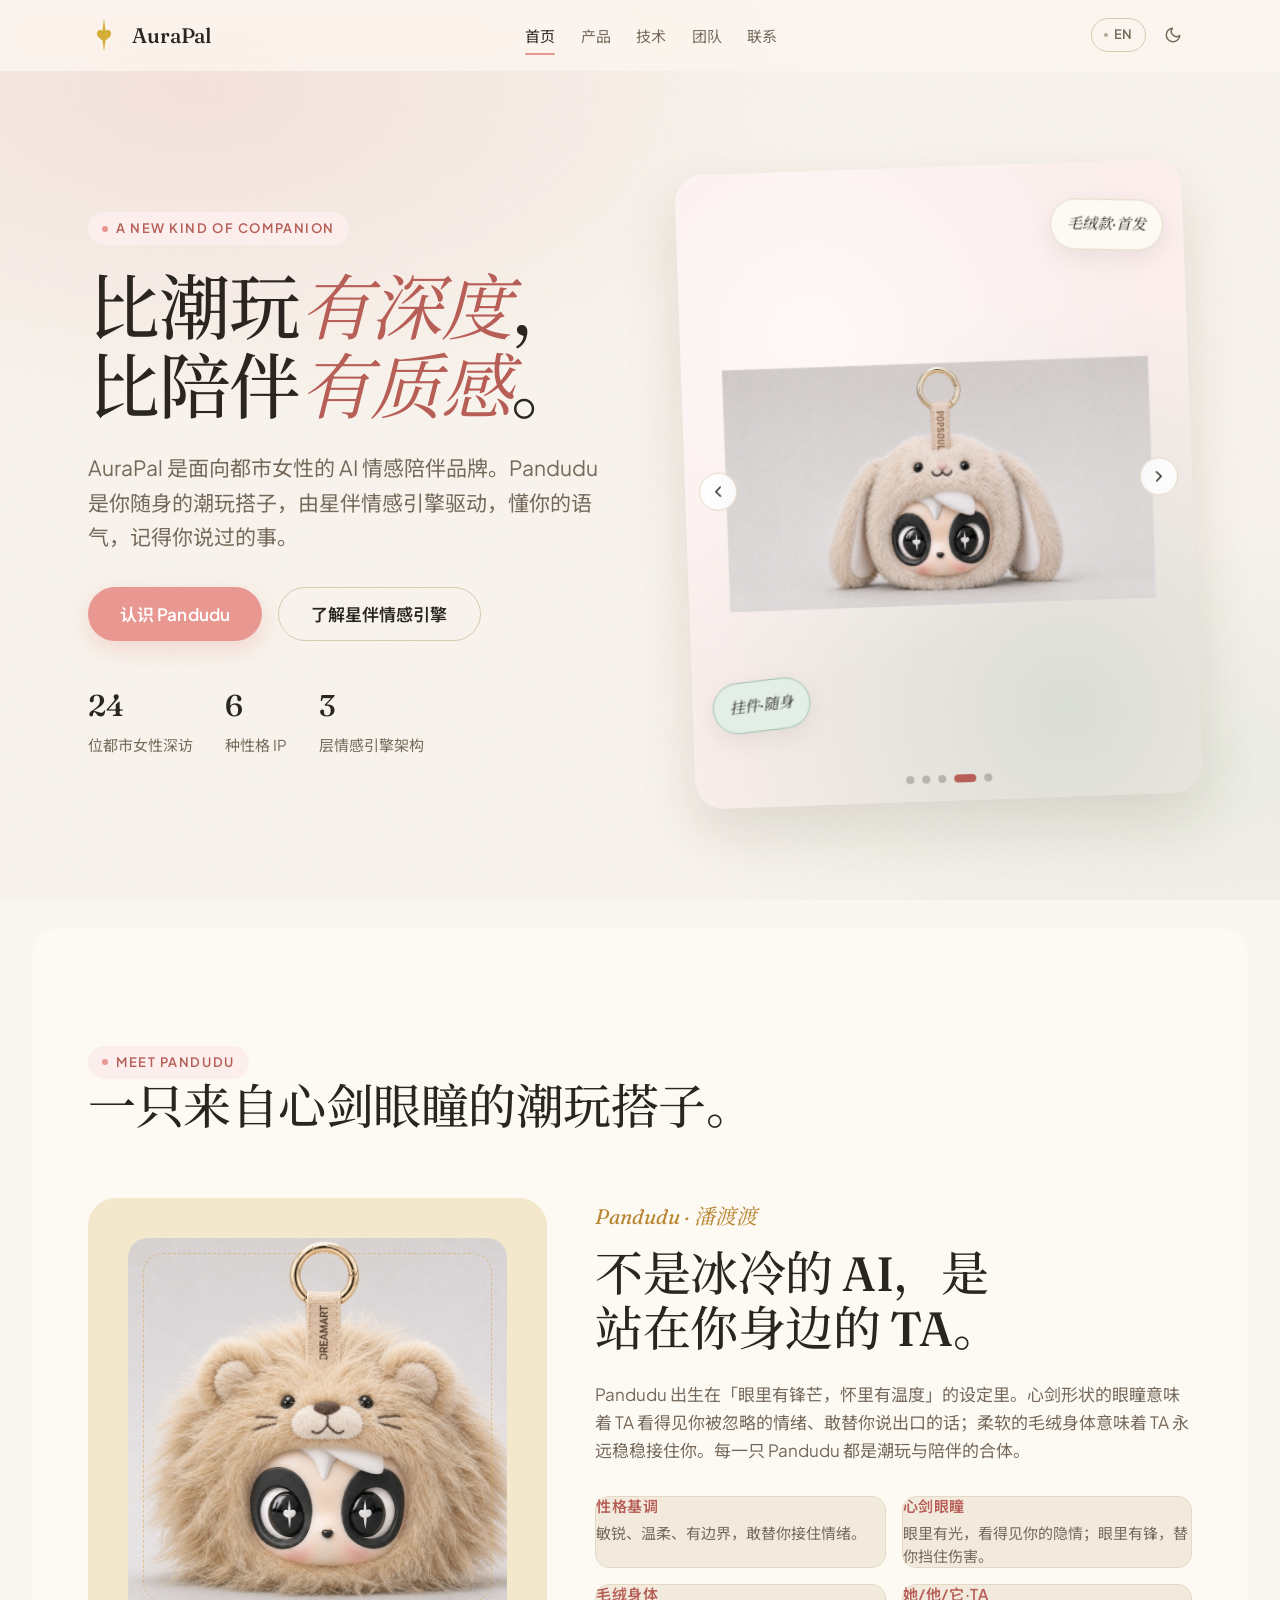
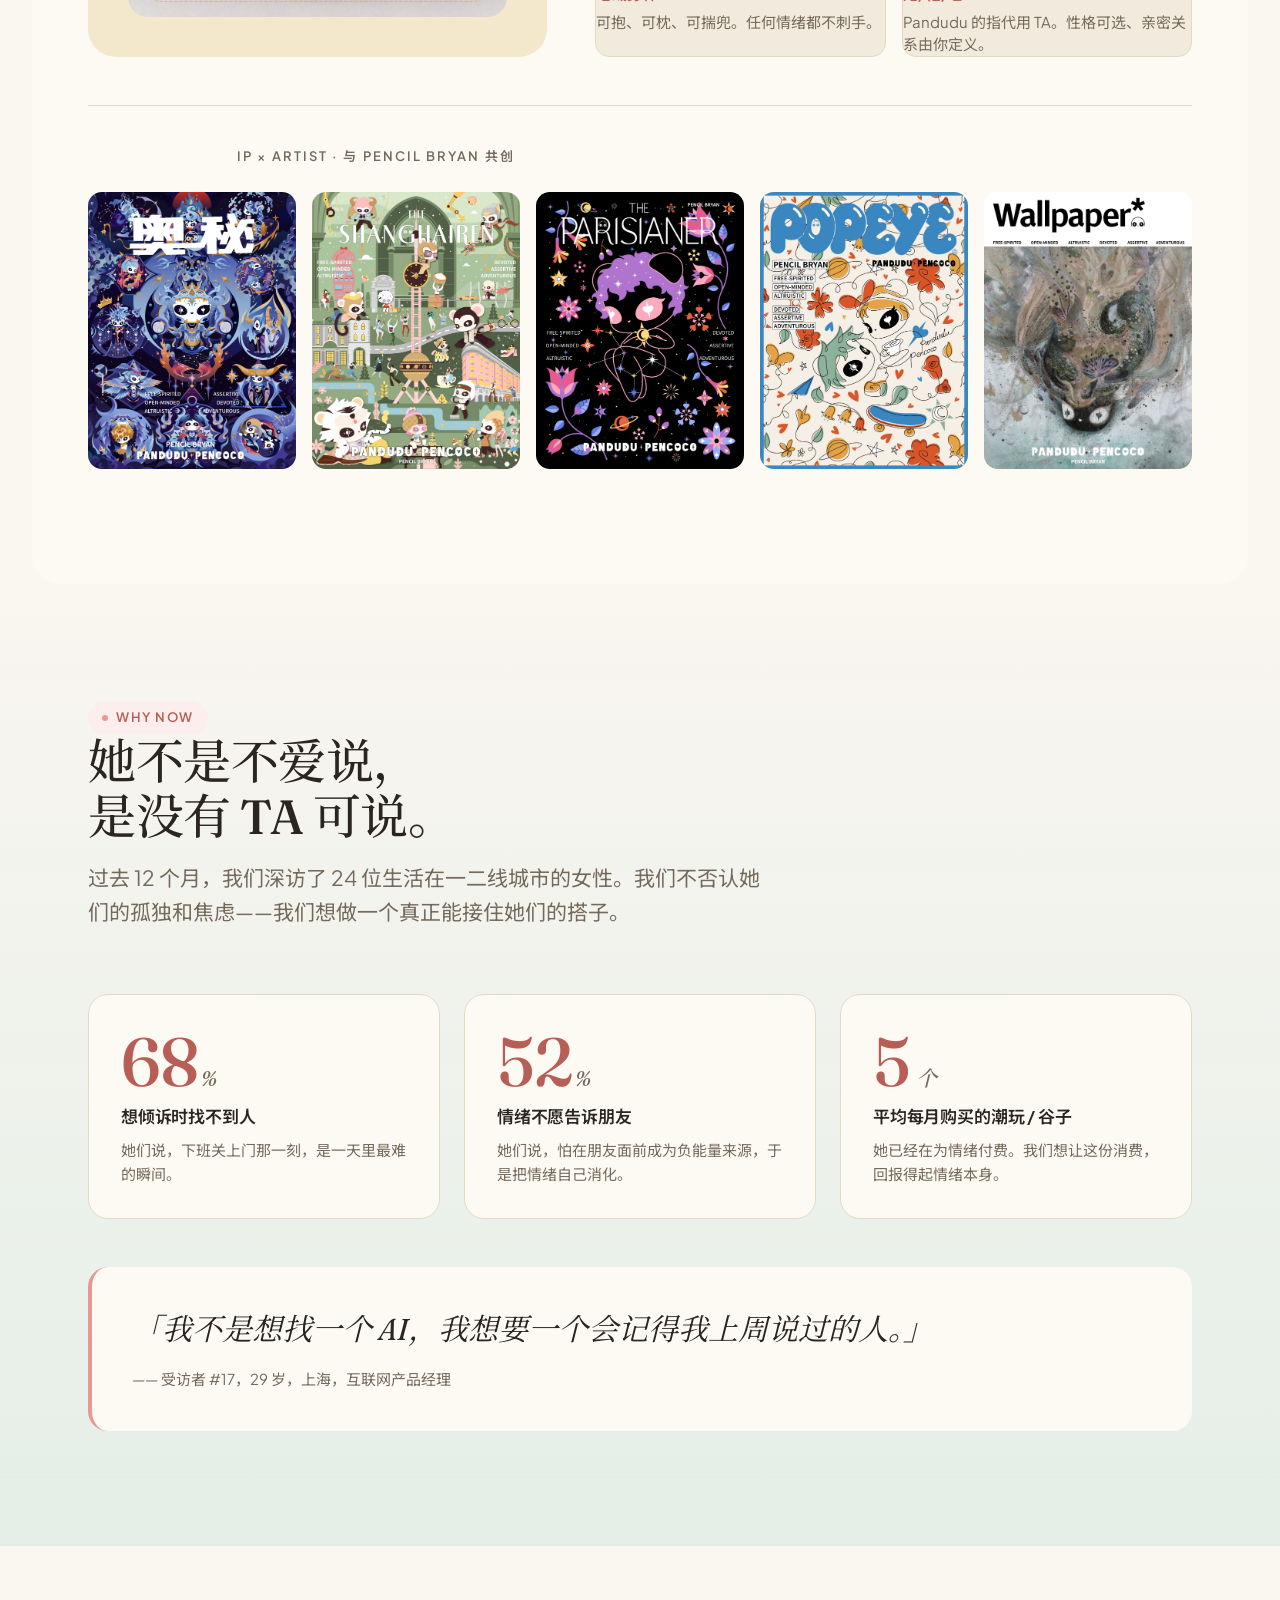
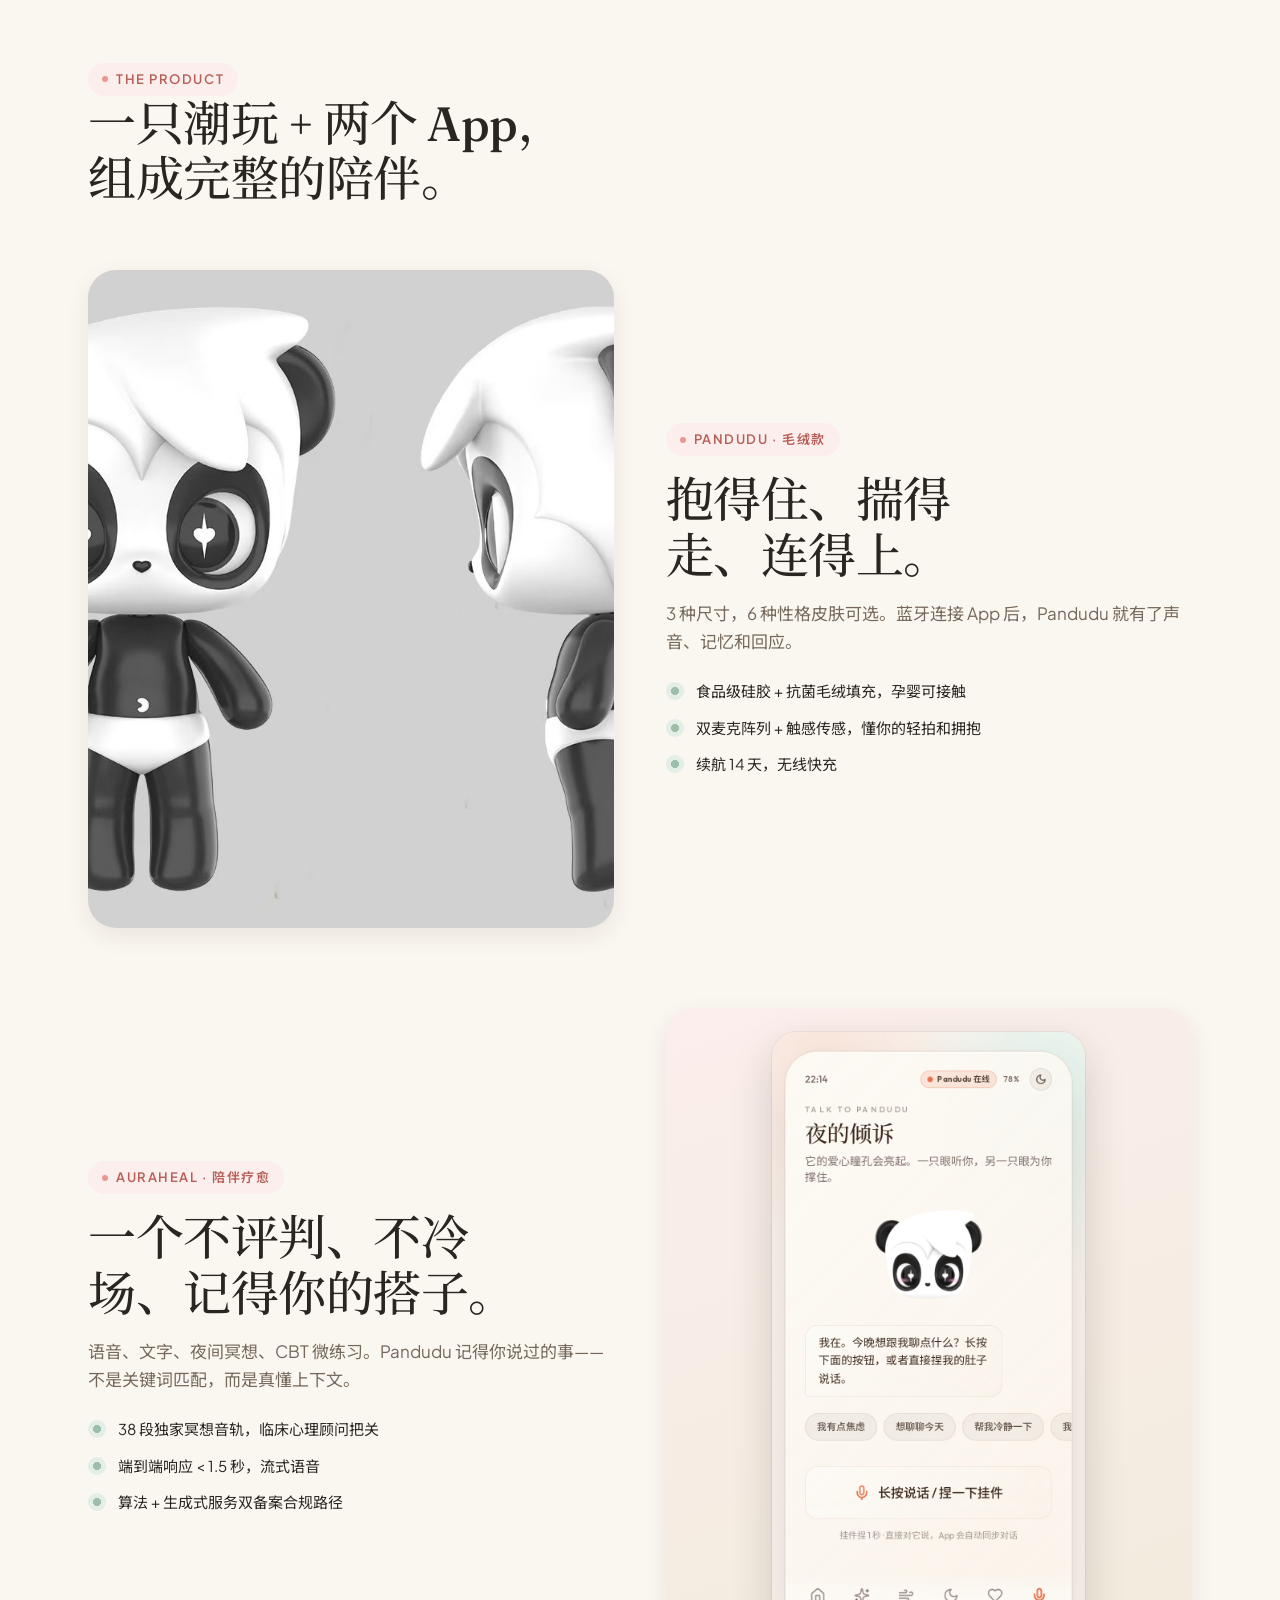
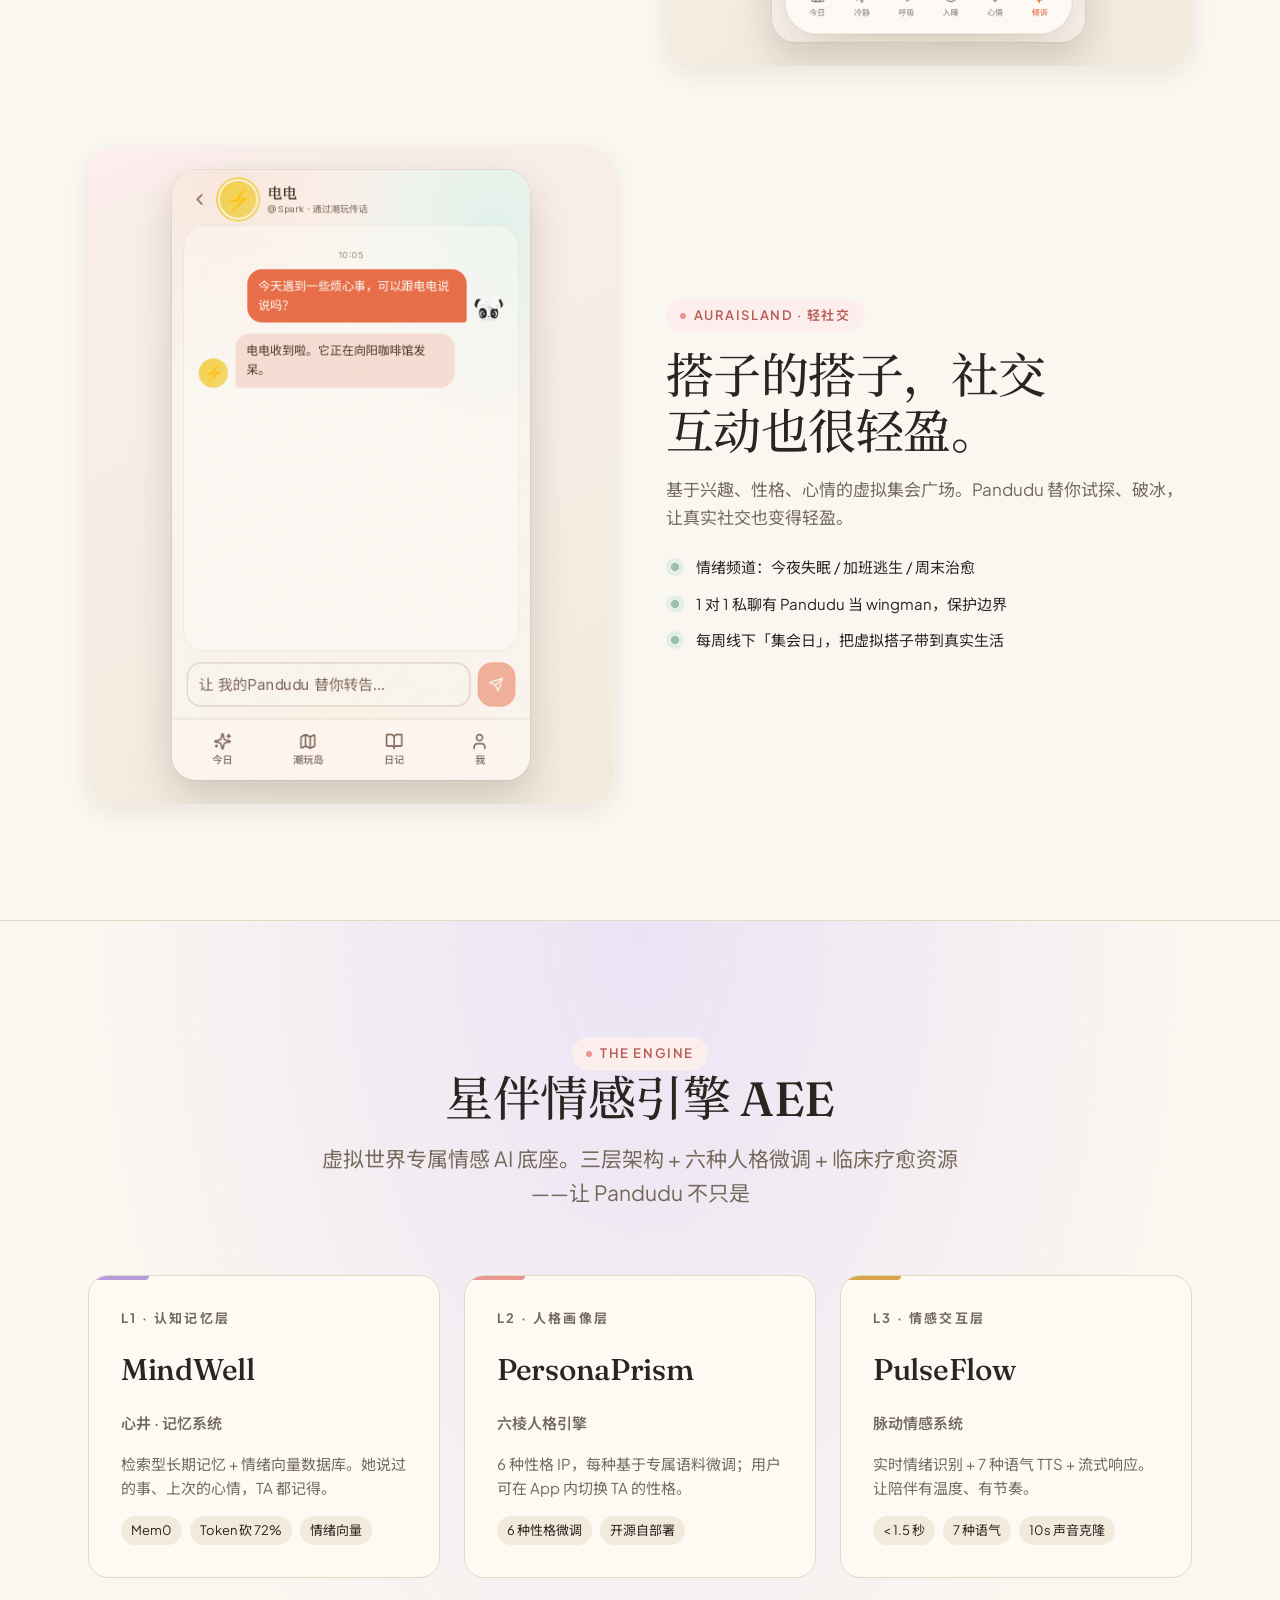
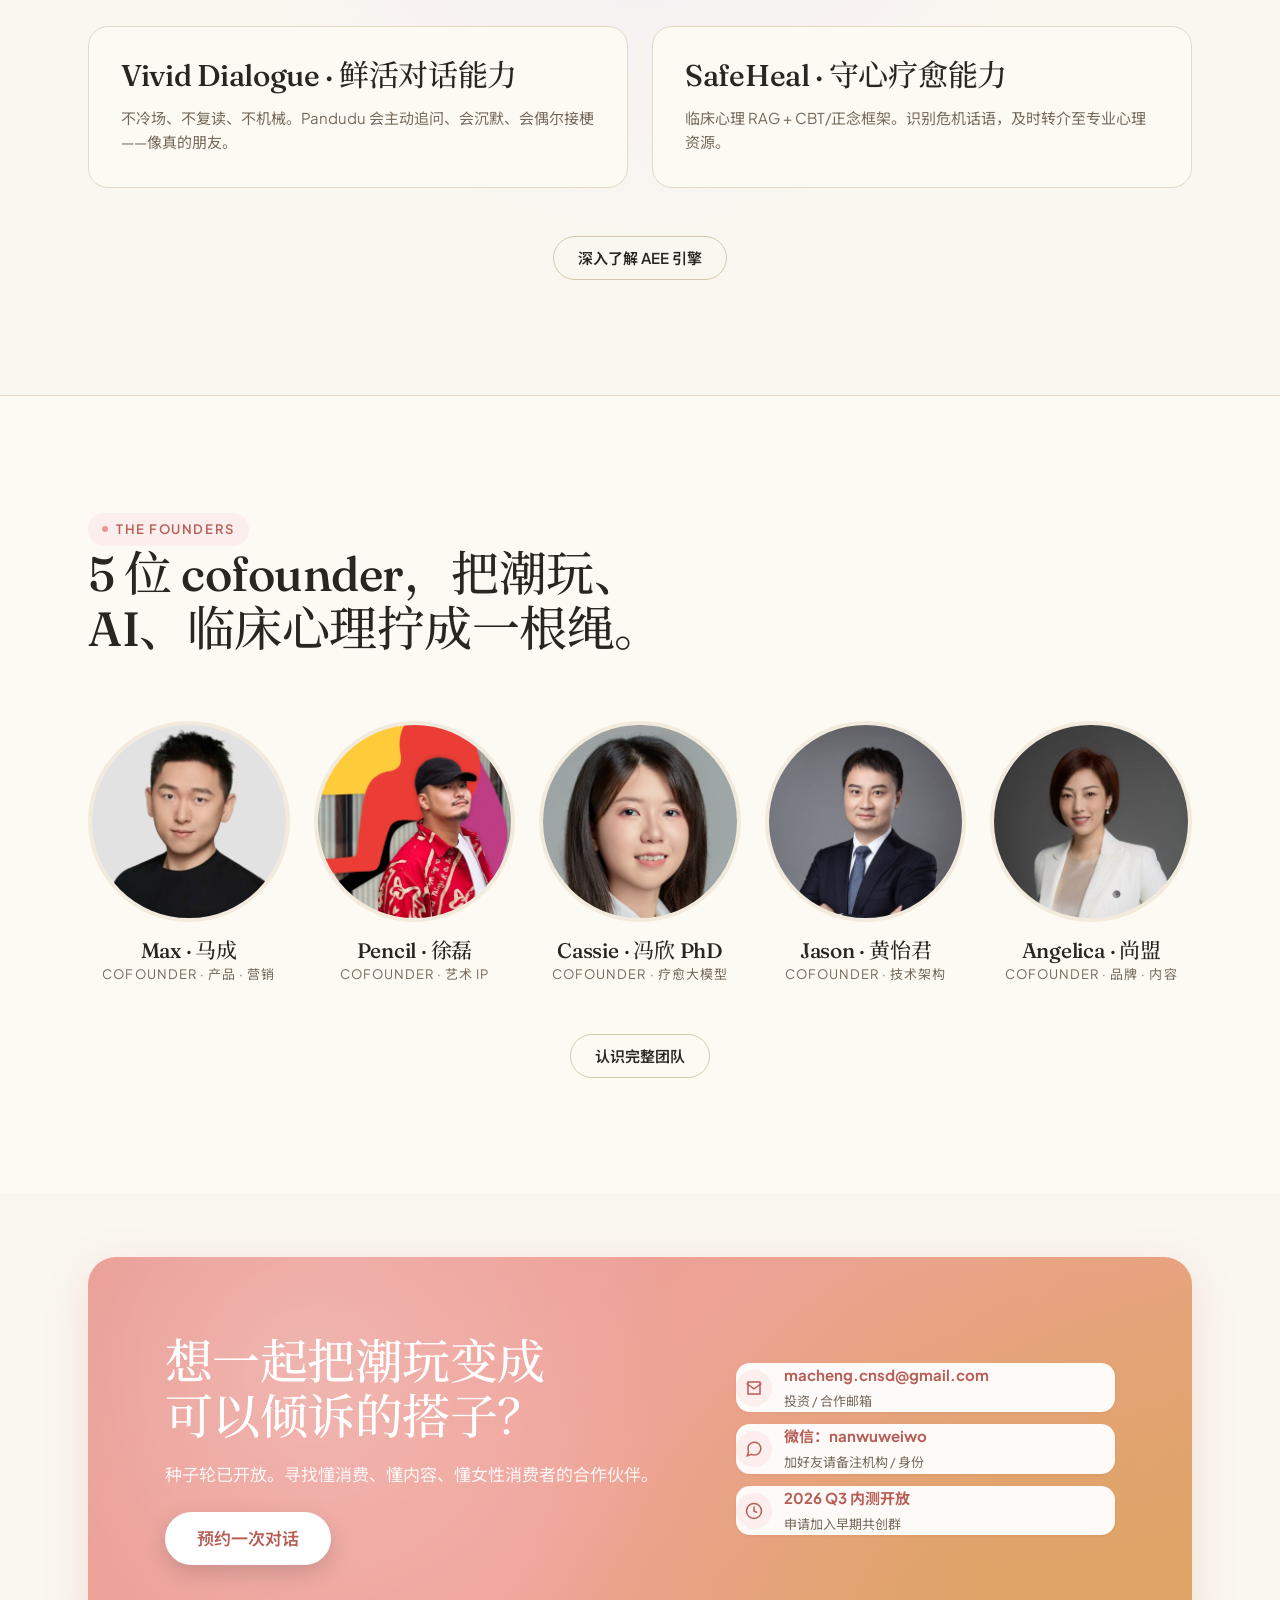
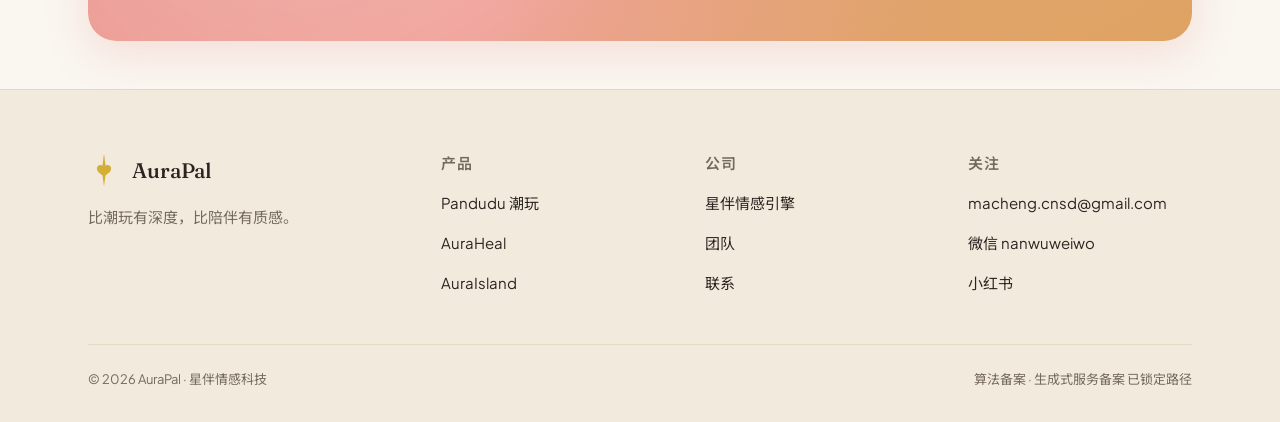
<file: index.html>
<!doctype html>
<html lang="zh-CN" data-lang="zh">
  <head>
    <meta charset="UTF-8" />
    <meta name="viewport" content="width=device-width, initial-scale=1" />
    <title>AuraPal · 比潮玩有深度，比陪伴有质感</title>
    <meta name="description" content="AuraPal 是面向都市女性的 AI 情感陪伴品牌。Pandudu 是你随身的潮玩搭子，由星伴情感引擎驱动，提供有温度、有边界的对话与守护。" />
    <meta property="og:title" content="AuraPal · 比潮玩有深度，比陪伴有质感" />
    <meta property="og:description" content="AuraPal 是面向都市白领女性的 AI 情感陪伴品牌。" />
    <meta property="og:type" content="website" />
    <link rel="icon" type="image/svg+xml" href="assets/favicon.svg" />
    <link rel="preconnect" href="https://fonts.googleapis.com" />
    <link rel="preconnect" href="https://fonts.gstatic.com" crossorigin />
    <link
      href="https://fonts.googleapis.com/css2?family=Fraunces:ital,opsz,wght@0,9..144,400;0,9..144,500;1,9..144,400&family=Plus+Jakarta+Sans:wght@400;500;600;700&family=Noto+Serif+SC:wght@500;700&family=Noto+Sans+SC:wght@400;500;600&display=swap"
      rel="stylesheet"
    />
    <link rel="stylesheet" href="css/tokens.css" />
    <link rel="stylesheet" href="css/base.css" />
    <link rel="stylesheet" href="css/style.css" />
  </head>
  <body>
    <header class="site-header">
      <div class="container nav-inner">
        <a href="index.html" class="brand" aria-label="AuraPal 首页">
          <span class="brand-mark" style="color: #D4AF37">
            <svg viewBox="0 0 100 100" fill="none" xmlns="http://www.w3.org/2000/svg" width="32" height="32" aria-hidden="true">
              <path d="M 49.79 0.00 L 45.05 35.70 L 44.49 36.12 L 42.26 35.01 L 39.61 34.45 L 36.54 34.59 L 33.47 35.70 L 31.66 36.96 L 29.29 39.89 L 28.17 42.96 L 27.89 45.61 L 28.73 50.49 L 29.99 53.14 L 31.52 55.37 L 36.12 59.97 L 43.65 65.55 L 44.77 66.67 L 45.47 67.92 L 49.65 99.72 L 50.21 100.00 L 54.67 67.78 L 56.07 65.83 L 64.44 59.55 L 68.76 55.09 L 70.15 53.00 L 71.55 49.79 L 72.11 46.58 L 72.11 44.49 L 71.69 42.12 L 70.85 40.03 L 69.04 37.52 L 67.09 35.98 L 65.41 35.15 L 62.62 34.45 L 58.86 34.73 L 55.51 36.12 L 54.95 35.70 L 50.35 0.56 Z" fill="currentColor" />
            </svg>
          </span>
          <span class="brand-text">AuraPal</span>
        </a>
        <ul class="nav-links">
          <li><a href="index.html" aria-current="page" data-zh="首页" data-en="Home">首页</a></li>
          <li><a href="product.html" data-zh="产品" data-en="Product">产品</a></li>
          <li><a href="aee.html" data-zh="技术" data-en="Technology">技术</a></li>
          <li><a href="team.html" data-zh="团队" data-en="Team">团队</a></li>
          <li><a href="contact.html" data-zh="联系" data-en="Contact">联系</a></li>
        </ul>
        <div class="nav-actions">
          <button class="lang-toggle" data-lang-toggle aria-label="切换语言">
            <span class="lang-dot"></span><span class="lang-label">EN</span>
          </button>
          <button class="icon-btn" data-theme-toggle aria-label="切换深色模式"></button>
          <button class="icon-btn nav-mobile-toggle" aria-label="菜单" aria-expanded="false">
            <svg width="20" height="20" viewBox="0 0 24 24" fill="none" stroke="currentColor" stroke-width="2"><line x1="3" y1="7" x2="21" y2="7"/><line x1="3" y1="12" x2="21" y2="12"/><line x1="3" y1="17" x2="21" y2="17"/></svg>
          </button>
        </div>
      </div>
    </header>

    <main>
      <!-- HERO -->
      <section class="hero">
        <div class="container hero-grid">
          <div class="hero-copy">
            <span class="eyebrow" data-zh="A NEW KIND OF COMPANION" data-en="A NEW KIND OF COMPANION">A NEW KIND OF COMPANION</span>
            <h1
              class="hero-title"
              data-zh-html="比潮玩<span class='accent'>有深度</span>，<br/>比陪伴<span class='accent'>有质感</span>。"
              data-en-html="More than a toy.<br/><span class='accent'>More than a chatbot.</span>"
            >
              比潮玩<span class="accent">有深度</span>，<br />比陪伴<span class="accent">有质感</span>。
            </h1>
            <p
              class="hero-sub"
              data-zh="AuraPal 是面向都市女性的 AI 情感陪伴品牌。Pandudu 是你随身的潮玩搭子，由星伴情感引擎驱动，懂你的语气，记得你说过的事。"
              data-en="AuraPal is an emotional companion brand for women in the city. Pandudu — your daily toy-pal, powered by the AEE engine — understands your tone and remembers what you've shared."
            ></p>
            <div class="hero-actions">
              <a href="product.html" class="btn btn--primary btn--lg" data-zh="认识 Pandudu" data-en="Meet Pandudu">
                <span>认识 Pandudu</span>
                <svg class="btn-arrow" viewBox="0 0 14 14" fill="none" stroke="currentColor" stroke-width="2"><path d="M1 7h12M8 2l5 5-5 5"/></svg>
              </a>
              <a href="aee.html" class="btn btn--ghost btn--lg" data-zh="了解星伴情感引擎" data-en="Inside the AEE engine">了解星伴情感引擎</a>
            </div>
            <div class="hero-meta">
              <div>
                <strong>24</strong>
                <span data-zh="位都市女性深访" data-en="women interviewed">位都市女性深访</span>
              </div>
              <div>
                <strong>6</strong>
                <span data-zh="种性格 IP" data-en="personality IPs">种性格 IP</span>
              </div>
              <div>
                <strong>3</strong>
                <span data-zh="层情感引擎架构" data-en="layered emotional engine">层情感引擎架构</span>
              </div>
            </div>
          </div>
          <div class="hero-visual" data-carousel>
            <div class="hero-track">
              <img class="hero-slide is-active" src="assets/product/product_main_def.jpg" alt="Pandudu 主形象 · 双视图" />
              <img class="hero-slide" src="assets/product/product_balloon.jpg" alt="Pandudu 黑白款 · 气球" />
              <img class="hero-slide" src="assets/product/product_lion_v2.jpg" alt="Pandudu 狮子毛绒挂件" />
              <img class="hero-slide" src="assets/product/product_bunny_popsoul.jpg" alt="Pandudu 兔子毛绒挂件" />
              <img class="hero-slide" src="assets/product/product_fox_keychain.jpg" alt="Pandudu 狐狸毛绒挂件" />
            </div>
            <button class="hero-arrow hero-arrow--prev" type="button" aria-label="上一张">
              <svg width="18" height="18" viewBox="0 0 24 24" fill="none" stroke="currentColor" stroke-width="2" stroke-linecap="round" stroke-linejoin="round"><polyline points="15 18 9 12 15 6"/></svg>
            </button>
            <button class="hero-arrow hero-arrow--next" type="button" aria-label="下一张">
              <svg width="18" height="18" viewBox="0 0 24 24" fill="none" stroke="currentColor" stroke-width="2" stroke-linecap="round" stroke-linejoin="round"><polyline points="9 18 15 12 9 6"/></svg>
            </button>
            <div class="hero-dots" role="tablist">
              <button class="hero-dot is-active" type="button" aria-label="主形象"></button>
              <button class="hero-dot" type="button" aria-label="气球款"></button>
              <button class="hero-dot" type="button" aria-label="狮子款"></button>
              <button class="hero-dot" type="button" aria-label="兔子款"></button>
              <button class="hero-dot" type="button" aria-label="狐狸款"></button>
            </div>
            <div class="hero-badge hero-badge--1" data-zh="毛绒款·首发" data-en="Plush · launching">毛绒款·首发</div>
            <div class="hero-badge hero-badge--2" data-zh="挂件·随身" data-en="Charm · on-the-go">挂件·随身</div>
          </div>
        </div>
      </section>

      <!-- IP / PANDUDU -->
      <section class="ip-section">
        <div class="container">
          <div class="section-head reveal">
            <span class="eyebrow" data-zh="MEET PANDUDU" data-en="MEET PANDUDU">MEET PANDUDU</span>
            <h2 data-zh="一只来自心剑眼瞳的潮玩搭子。" data-en="A toy-pal with sword-shaped pupils.">一只来自心剑眼瞳的潮玩搭子。</h2>
          </div>
          <div class="ip-grid">
            <div class="ip-portrait reveal">
              <img src="assets/product/product_lion_keychain.jpg" alt="Pandudu 心剑眼瞳特写" style="width: 100%; height: 100%; object-fit: cover; border-radius: var(--radius-lg);" />
            </div>
            <div class="reveal" data-delay="1">
              <p class="ip-name">Pandudu · 潘渡渡</p>
              <h3 class="ip-headline" data-zh="不是冰冷的 AI，是站在你身边的 TA。" data-en="Not a cold AI. The one standing beside you.">不是冰冷的 AI，是站在你身边的 TA。</h3>
              <p
                style="color: var(--color-text-muted); font-size: var(--text-base)"
                data-zh="Pandudu 出生在「眼里有锋芒，怀里有温度」的设定里。心剑形状的眼瞳意味着 TA 看得见你被忽略的情绪、敢替你说出口的话；柔软的毛绒身体意味着 TA 永远稳稳接住你。每一只 Pandudu 都是潮玩与陪伴的合体。"
                data-en="Pandudu is born from a contradiction — sharp eyes, soft body. The sword-shaped pupils notice the feelings you brush off, and put words to them. The plush body holds you, steady, every time."
              ></p>
              <div class="ip-traits">
                <div class="trait-card">
                  <h4 data-zh="性格基调" data-en="Personality">性格基调</h4>
                  <p data-zh="敏锐、温柔、有边界，敢替你接住情绪。" data-en="Perceptive, gentle, with boundaries.">敏锐、温柔、有边界，敢替你接住情绪。</p>
                </div>
                <div class="trait-card">
                  <h4 data-zh="心剑眼瞳" data-en="Sword-shaped pupils">心剑眼瞳</h4>
                  <p data-zh="眼里有光，看得见你的隐情；眼里有锋，替你挡住伤害。" data-en="Light to see your hidden feelings; edge to defend you.">眼里有光，看得见你的隐情；眼里有锋，替你挡住伤害。</p>
                </div>
                <div class="trait-card">
                  <h4 data-zh="毛绒身体" data-en="Plush body">毛绒身体</h4>
                  <p data-zh="可抱、可枕、可揣兜。任何情绪都不刺手。" data-en="Hug it, lean on it, slip it in your bag.">可抱、可枕、可揣兜。任何情绪都不刺手。</p>
                </div>
                <div class="trait-card">
                  <h4 data-zh="她/他/它·TA" data-en="They · TA">她/他/它·TA</h4>
                  <p data-zh="Pandudu 的指代用 TA。性格可选、亲密关系由你定义。" data-en="Pandudu is TA. Personality is yours to pick.">Pandudu 的指代用 TA。性格可选、亲密关系由你定义。</p>
                </div>
              </div>
            </div>
          </div>

          <div class="artist-strip">
            <p class="artist-strip-label" data-zh="IP ×  ARTIST  ·  与 Pencil Bryan 共创" data-en="IP × ARTIST · Co-created with Pencil Bryan">IP × ARTIST · 与 Pencil Bryan 共创</p>
            <div class="artist-grid">
              <img src="assets/ip/art_aomi.jpg" alt="奥秘杂志封面" loading="lazy" />
              <img src="assets/ip/art_shanghairen.jpg" alt="Shanghairen 封面" loading="lazy" />
              <img src="assets/ip/art_parisianer.jpg" alt="Parisianer 封面" loading="lazy" />
              <img src="assets/ip/art_popeye.jpg" alt="POPEYE 封面" loading="lazy" />
              <img src="assets/ip/art_wallpaper.jpg" alt="Wallpaper 封面" loading="lazy" />
            </div>
          </div>
        </div>
      </section>

      <!-- INSIGHT -->
      <section class="insight">
        <div class="container">
          <div class="section-head reveal">
            <span class="eyebrow" data-zh="WHY NOW" data-en="WHY NOW">WHY NOW</span>
            <h2 data-zh="她不是不爱说，是没有 TA 可说。" data-en="She's not silent. There's just no one to listen.">她不是不爱说，是没有 TA 可说。</h2>
            <p data-zh="过去 12 个月，我们深访了 24 位生活在一二线城市的女性。我们不否认她们的孤独和焦虑——我们想做一个真正能接住她们的搭子。" data-en="Over the past 12 months we did in-depth interviews with 24 women in tier-1 / tier-2 Chinese cities. We don't deny their loneliness or anxiety — we want to build something that can actually hold them."></p>
          </div>

          <div class="insight-grid">
            <div class="insight-card reveal">
              <div class="insight-stat">68<span class="unit">%</span></div>
              <h3 data-zh="想倾诉时找不到人" data-en="No one to talk to when it hits">想倾诉时找不到人</h3>
              <p data-zh="她们说，下班关上门那一刻，是一天里最难的瞬间。" data-en="Closing the door after work is the hardest moment of the day.">她们说，下班关上门那一刻，是一天里最难的瞬间。</p>
            </div>
            <div class="insight-card reveal" data-delay="1">
              <div class="insight-stat">52<span class="unit">%</span></div>
              <h3 data-zh="情绪不愿告诉朋友" data-en="Won't tell their friends">情绪不愿告诉朋友</h3>
              <p data-zh="她们说，怕在朋友面前成为负能量来源，于是把情绪自己消化。" data-en="They worry about being a downer to friends, so they swallow it alone.">她们说，怕在朋友面前成为负能量来源，于是把情绪自己消化。</p>
            </div>
            <div class="insight-card reveal" data-delay="2">
              <div class="insight-stat">5<span class="unit"> 个</span></div>
              <h3 data-zh="平均每月购买的潮玩 / 谷子" data-en="Toys she buys each month">平均每月买的潮玩 / 谷子</h3>
              <p data-zh="她已经在为情绪付费。我们想让这份消费，回报得起情绪本身。" data-en="She already pays for emotion. We want the goods to earn that back.">她已经在为情绪付费。我们想让这份消费，回报得起情绪本身。</p>
            </div>
          </div>

          <blockquote class="insight-quote reveal">
            <span data-zh="「我不是想找一个 AI，我想要一个会记得我上周说过的人。」" data-en="“I'm not looking for an AI. I want someone who remembers what I said last week.”">「我不是想找一个 AI，我想要一个会记得我上周说过的人。」</span>
            <cite data-zh="—— 受访者 #17，29 岁，上海，互联网产品经理" data-en="—— Interviewee #17, 29, Shanghai, product manager">—— 受访者 #17，29 岁，上海，互联网产品经理</cite>
          </blockquote>
        </div>
      </section>

      <!-- PRODUCT OVERVIEW -->
      <section>
        <div class="container">
          <div class="section-head reveal">
            <span class="eyebrow" data-zh="THE PRODUCT" data-en="THE PRODUCT">THE PRODUCT</span>
            <h2 data-zh="一只潮玩 + 两个 App，组成完整的陪伴。" data-en="One toy. Two apps. Companionship that holds together.">一只潮玩 + 两个 App，组成完整的陪伴。</h2>
          </div>

          <div class="product-row reveal">
            <div class="product-visual">
              <img src="assets/product/product_main_def.jpg" alt="Pandudu 毛绒款" />
            </div>
            <div class="product-copy">
              <span class="eyebrow" data-zh="PANDUDU · 毛绒款" data-en="PANDUDU · PLUSH">PANDUDU · 毛绒款</span>
              <h3 data-zh="抱得住、揣得走、连得上。" data-en="Hold it, carry it, talk to it.">抱得住、揣得走、连得上。</h3>
              <p data-zh="3 种尺寸，6 种性格皮肤可选。蓝牙连接 App 后，Pandudu 就有了声音、记忆和回应。" data-en="3 sizes, 6 personality skins. Pair with the app and Pandudu speaks, remembers, replies."></p>
              <ul class="feature-list">
                <li data-zh="食品级硅胶 + 抗菌毛绒填充，孕婴可接触" data-en="Food-grade silicone, antibacterial plush, baby-safe">食品级硅胶 + 抗菌毛绒填充，孕婴可接触</li>
                <li data-zh="双麦克阵列 + 触感传感，懂你的轻拍和拥抱" data-en="Dual-mic array + haptic sensors — knows your pat and your hug">双麦克阵列 + 触感传感，懂你的轻拍和拥抱</li>
                <li data-zh="续航 14 天，无线快充" data-en="14-day battery, wireless charge">续航 14 天，无线快充</li>
              </ul>
            </div>
          </div>

          <div class="product-row product-row--reverse reveal">
            <div class="product-visual product-visual--phone">
              <img src="assets/app/healing_01.png" alt="AuraHeal 主界面" />
            </div>
            <div class="product-copy">
              <span class="eyebrow" data-zh="AURAHEAL · 陪伴疗愈" data-en="AURAHEAL">AURAHEAL · 陪伴疗愈</span>
              <h3 data-zh="一个不评判、不冷场、记得你的搭子。" data-en="A companion that listens, remembers, never judges.">一个不评判、不冷场、记得你的搭子。</h3>
              <p data-zh="语音、文字、夜间冥想、CBT 微练习。Pandudu 记得你说过的事——不是关键词匹配，而是真懂上下文。" data-en="Voice, text, nighttime meditation, micro-CBT. Pandudu remembers context — not just keywords."></p>
              <ul class="feature-list">
                <li data-zh="38 段独家冥想音轨，临床心理顾问把关" data-en="38 original meditation tracks, clinically reviewed">38 段独家冥想音轨，临床心理顾问把关</li>
                <li data-zh="端到端响应 < 1.5 秒，流式语音" data-en="End-to-end latency &lt;1.5s, streaming voice">端到端响应 &lt; 1.5 秒，流式语音</li>
                <li data-zh="算法 + 生成式服务双备案合规路径" data-en="Dual algorithm + generative-service compliance">算法 + 生成式服务双备案合规路径</li>
              </ul>
            </div>
          </div>

          <div class="product-row reveal">
            <div class="product-visual product-visual--phone">
              <img src="assets/app/social_dm.png" alt="AuraIsland 社交互动" />
            </div>
            <div class="product-copy">
              <span class="eyebrow" data-zh="AURAISLAND · 轻社交" data-en="AURAISLAND">AURAISLAND · 轻社交</span>
              <h3 data-zh="搭子的搭子，社交互动也很轻盈。" data-en="The friend of your pal. Social, but gentle.">搭子的搭子，社交互动也很轻盈。</h3>
              <p data-zh="基于兴趣、性格、心情的虚拟集会广场。Pandudu 替你试探、破冰，让真实社交也变得轻盈。" data-en="A virtual plaza based on mood and personality. Pandudu breaks the ice for you."></p>
              <ul class="feature-list">
                <li data-zh="情绪频道：今夜失眠 / 加班逃生 / 周末治愈" data-en="Mood channels: Sleepless tonight · Escape from OT · Weekend healing">情绪频道：今夜失眠 / 加班逃生 / 周末治愈</li>
                <li data-zh="1 对 1 私聊有 Pandudu 当 wingman，保护边界" data-en="1-on-1 DM with Pandudu as wingman, boundaries protected">1 对 1 私聊有 Pandudu 当 wingman，保护边界</li>
                <li data-zh="每周线下「集会日」，把虚拟搭子带到真实生活" data-en="Weekly offline meetups — bring your virtual pal into real life">每周线下「集会日」，把虚拟搭子带到真实生活</li>
              </ul>
            </div>
          </div>
        </div>
      </section>

      <!-- AEE PREVIEW -->
      <section class="aee">
        <div class="container">
          <div class="section-head reveal" style="margin-inline: auto; text-align: center;">
            <span class="eyebrow" data-zh="THE ENGINE" data-en="THE ENGINE">THE ENGINE</span>
            <h2 data-zh="星伴情感引擎 AEE" data-en="AuraPal Emotional Engine">星伴情感引擎 AEE</h2>
            <p data-zh="虚拟世界专属情感 AI 底座。三层架构 + 六种人格微调 + 临床疗愈资源——让 Pandudu 不只是"会聊天"，而是"在场"。" data-en="An emotional-AI foundation for virtual worlds. Three layers + six personality finetunes + clinical resources — so Pandudu doesn't just chat. She's present."></p>
          </div>

          <div class="aee-layers">
            <div class="aee-card reveal" data-layer="1">
              <span class="aee-layer-tag">L1 · 认知记忆层</span>
              <span class="aee-name">MindWell</span>
              <span class="aee-cn" data-zh="心井 · 记忆系统" data-en="MindWell · Memory">心井 · 记忆系统</span>
              <p data-zh="检索型长期记忆 + 情绪向量数据库。她说过的事、上次的心情，TA 都记得。" data-en="Retrieval-based long-term memory + emotion-vector store."></p>
              <div class="aee-tags"><span>Mem0</span><span data-zh="Token 砍 72%" data-en="-72% tokens">Token 砍 72%</span><span data-zh="情绪向量" data-en="Emotion vectors">情绪向量</span></div>
            </div>
            <div class="aee-card reveal" data-layer="2" data-delay="1">
              <span class="aee-layer-tag">L2 · 人格画像层</span>
              <span class="aee-name">PersonaPrism</span>
              <span class="aee-cn" data-zh="六棱人格引擎" data-en="PersonaPrism · Hex-Persona">六棱人格引擎</span>
              <p data-zh="6 种性格 IP，每种基于专属语料微调；用户可在 App 内切换 TA 的性格。" data-en="6 personality IPs, each finetuned on its own corpus. Switch personality in-app."></p>
              <div class="aee-tags"><span data-zh="6 种性格微调" data-en="6 finetunes">6 种性格微调</span><span data-zh="开源自部署" data-en="OSS self-host">开源自部署</span></div>
            </div>
            <div class="aee-card reveal" data-layer="3" data-delay="2">
              <span class="aee-layer-tag">L3 · 情感交互层</span>
              <span class="aee-name">PulseFlow</span>
              <span class="aee-cn" data-zh="脉动情感系统" data-en="PulseFlow · Emotion Layer">脉动情感系统</span>
              <p data-zh="实时情绪识别 + 7 种语气 TTS + 流式响应。让陪伴有温度、有节奏。" data-en="Realtime emotion detection + 7-emotion TTS + streaming response."></p>
              <div class="aee-tags"><span data-zh="< 1.5 秒" data-en="&lt;1.5s">&lt; 1.5 秒</span><span data-zh="7 种语气" data-en="7 emotions">7 种语气</span><span data-zh="10s 声音克隆" data-en="10s clone">10s 声音克隆</span></div>
            </div>
          </div>

          <div class="aee-abilities">
            <div class="ability-card reveal">
              <h4>Vivid Dialogue · <span data-zh="鲜活对话能力" data-en="Vivid dialogue">鲜活对话能力</span></h4>
              <p data-zh="不冷场、不复读、不机械。Pandudu 会主动追问、会沉默、会偶尔接梗——像真的朋友。" data-en="No awkward silence. No repetition. Pandudu interrupts, pauses, jokes — like a real friend."></p>
            </div>
            <div class="ability-card reveal" data-delay="1">
              <h4>SafeHeal · <span data-zh="守心疗愈能力" data-en="Safe healing">守心疗愈能力</span></h4>
              <p data-zh="临床心理 RAG + CBT/正念框架。识别危机话语，及时转介至专业心理资源。" data-en="Clinical-psychology RAG + CBT/mindfulness. Detects crisis language, escalates to pro resources."></p>
            </div>
          </div>

          <div style="text-align: center; margin-top: var(--space-12);">
            <a href="aee.html" class="btn btn--ghost" data-zh="深入了解 AEE 引擎" data-en="Inside the AEE engine">
              <span>深入了解 AEE 引擎</span>
              <svg class="btn-arrow" viewBox="0 0 14 14" fill="none" stroke="currentColor" stroke-width="2"><path d="M1 7h12M8 2l5 5-5 5"/></svg>
            </a>
          </div>
        </div>
      </section>

      <!-- TEAM PREVIEW -->
      <section class="team-preview">
        <div class="container">
          <div class="section-head reveal">
            <span class="eyebrow" data-zh="THE FOUNDERS" data-en="THE FOUNDERS">THE FOUNDERS</span>
            <h2 data-zh="5 位 cofounder，把潮玩、AI、临床心理拧成一根绳。" data-en="5 cofounders — toys, AI, clinical psychology, woven together.">5 位 cofounder，把潮玩、AI、临床心理拧成一根绳。</h2>
          </div>

          <div class="team-grid">
            <div class="team-card reveal">
              <img src="assets/team/fred.jpg" alt="Max 马成" />
              <h4>Max · 马成</h4>
              <p data-zh="COFOUNDER · 产品 · 营销" data-en="COFOUNDER · Product · Marketing">COFOUNDER · 产品 · 营销</p>
            </div>
            <div class="team-card reveal" data-delay="1">
              <img src="assets/team/pencil.jpg" alt="Pencil 徐磊" />
              <h4>Pencil · 徐磊</h4>
              <p data-zh="COFOUNDER · 艺术 IP" data-en="COFOUNDER · Art · IP">COFOUNDER · 艺术 IP</p>
            </div>
            <div class="team-card reveal" data-delay="2">
              <img src="assets/team/cassie.jpg" alt="Cassie 冯欣博士" />
              <h4>Cassie · 冯欣 PhD</h4>
              <p data-zh="COFOUNDER · 疗愈大模型" data-en="COFOUNDER · Clinical LLM">COFOUNDER · 疗愈大模型</p>
            </div>
            <div class="team-card reveal" data-delay="3">
              <img src="assets/team/jason.jpg" alt="Jason 黄怡君" />
              <h4>Jason · 黄怡君</h4>
              <p data-zh="COFOUNDER · 技术架构" data-en="COFOUNDER · Tech">COFOUNDER · 技术架构</p>
            </div>
            <div class="team-card reveal" data-delay="4">
              <img src="assets/team/angelica.jpg" alt="Angelica 尚盟" />
              <h4>Angelica · 尚盟</h4>
              <p data-zh="COFOUNDER · 品牌 · 内容" data-en="COFOUNDER · Brand · Content">COFOUNDER · 品牌 · 内容</p>
            </div>
          </div>
          <div style="text-align: center; margin-top: var(--space-12);">
            <a href="team.html" class="btn btn--ghost" data-zh="认识完整团队" data-en="Meet the full team">
              <span>认识完整团队</span>
              <svg class="btn-arrow" viewBox="0 0 14 14" fill="none" stroke="currentColor" stroke-width="2"><path d="M1 7h12M8 2l5 5-5 5"/></svg>
            </a>
          </div>
        </div>
      </section>

      <!-- CTA -->
      <div class="container cta-banner">
        <div class="cta-banner-inner reveal">
          <div>
            <h2 data-zh="想一起把潮玩变成可以倾诉的搭子？" data-en="Want to turn toys into companions worth talking to?">想一起把潮玩变成可以倾诉的搭子？</h2>
            <p data-zh="种子轮已开放。寻找懂消费、懂内容、懂女性消费者的合作伙伴。" data-en="Seed round open. Looking for partners who understand consumer, content, and the female audience."></p>
            <div style="margin-top: var(--space-6); display: flex; gap: var(--space-4); flex-wrap: wrap; position: relative;">
              <a href="contact.html" class="btn btn--primary btn--lg" data-zh="预约一次对话" data-en="Book a conversation">预约一次对话</a>
            </div>
          </div>
          <div class="cta-card-stack">
            <div>
              <span class="cta-icon">
                <svg width="18" height="18" viewBox="0 0 24 24" fill="none" stroke="currentColor" stroke-width="2"><path d="M4 4h16v16H4z"/><path d="M22 6l-10 7L2 6"/></svg>
              </span>
              <div>
                <strong><a href="mailto:macheng.cnsd@gmail.com" style="color: inherit; text-decoration: none;">macheng.cnsd@gmail.com</a></strong><br /><span style="color: var(--color-text-muted); font-size: var(--text-xs);" data-zh="投资 / 合作邮箱" data-en="For investors & partners">投资 / 合作邮箱</span>
              </div>
            </div>
            <div>
              <span class="cta-icon">
                <svg width="18" height="18" viewBox="0 0 24 24" fill="none" stroke="currentColor" stroke-width="2"><path d="M21 11.5a8.38 8.38 0 0 1-.9 3.8 8.5 8.5 0 0 1-7.6 4.7 8.38 8.38 0 0 1-3.8-.9L3 21l1.9-5.7a8.38 8.38 0 0 1-.9-3.8 8.5 8.5 0 0 1 4.7-7.6 8.38 8.38 0 0 1 3.8-.9h.5a8.48 8.48 0 0 1 8 8v.5z"/></svg>
              </span>
              <div>
                <strong>微信：nanwuweiwo</strong><br /><span style="color: var(--color-text-muted); font-size: var(--text-xs);" data-zh="加好友请备注机构 / 身份" data-en="Note your org / role when adding">加好友请备注机构 / 身份</span>
              </div>
            </div>
            <div>
              <span class="cta-icon">
                <svg width="18" height="18" viewBox="0 0 24 24" fill="none" stroke="currentColor" stroke-width="2"><circle cx="12" cy="12" r="10"/><path d="M12 6v6l4 2"/></svg>
              </span>
              <div>
                <strong data-zh="2026 Q3 内测开放" data-en="Closed beta Q3 2026">2026 Q3 内测开放</strong><br /><span style="color: var(--color-text-muted); font-size: var(--text-xs);" data-zh="申请加入早期共创群" data-en="Apply to join the early co-creation circle">申请加入早期共创群</span>
              </div>
            </div>
          </div>
        </div>
      </div>
    </main>

    <footer class="site-footer">
      <div class="container">
        <div class="footer-grid">
          <div class="footer-brand">
            <div class="brand">
              <span class="brand-mark" style="color: #D4AF37">
                <svg viewBox="0 0 100 100" fill="none" xmlns="http://www.w3.org/2000/svg" width="32" height="32" aria-hidden="true">
              <path d="M 49.79 0.00 L 45.05 35.70 L 44.49 36.12 L 42.26 35.01 L 39.61 34.45 L 36.54 34.59 L 33.47 35.70 L 31.66 36.96 L 29.29 39.89 L 28.17 42.96 L 27.89 45.61 L 28.73 50.49 L 29.99 53.14 L 31.52 55.37 L 36.12 59.97 L 43.65 65.55 L 44.77 66.67 L 45.47 67.92 L 49.65 99.72 L 50.21 100.00 L 54.67 67.78 L 56.07 65.83 L 64.44 59.55 L 68.76 55.09 L 70.15 53.00 L 71.55 49.79 L 72.11 46.58 L 72.11 44.49 L 71.69 42.12 L 70.85 40.03 L 69.04 37.52 L 67.09 35.98 L 65.41 35.15 L 62.62 34.45 L 58.86 34.73 L 55.51 36.12 L 54.95 35.70 L 50.35 0.56 Z" fill="currentColor" />
            </svg>
              </span>
              <span class="brand-text">AuraPal</span>
            </div>
            <p data-zh="比潮玩有深度，比陪伴有质感。" data-en="More than a toy. More than a chatbot."></p>
          </div>
          <div class="footer-col">
            <h4 data-zh="产品" data-en="Product">产品</h4>
            <ul>
              <li><a href="product.html" data-zh="Pandudu 潮玩" data-en="Pandudu">Pandudu 潮玩</a></li>
              <li><a href="product.html#talk" data-zh="AuraHeal" data-en="AuraHeal">AuraHeal</a></li>
              <li><a href="product.html#plaza" data-zh="AuraIsland" data-en="AuraIsland">AuraIsland</a></li>
            </ul>
          </div>
          <div class="footer-col">
            <h4 data-zh="公司" data-en="Company">公司</h4>
            <ul>
              <li><a href="aee.html" data-zh="星伴情感引擎" data-en="AEE Engine">星伴情感引擎</a></li>
              <li><a href="team.html" data-zh="团队" data-en="Team">团队</a></li>
              <li><a href="contact.html" data-zh="联系" data-en="Contact">联系</a></li>
            </ul>
          </div>
          <div class="footer-col">
            <h4 data-zh="关注" data-en="Follow">关注</h4>
            <ul>
              <li><a href="mailto:macheng.cnsd@gmail.com">macheng.cnsd@gmail.com</a></li>
              <li><a href="#" data-zh="微信 nanwuweiwo" data-en="WeChat: nanwuweiwo">微信 nanwuweiwo</a></li>
              <li><a href="#" data-zh="小红书" data-en="Xiaohongshu">小红书</a></li>
            </ul>
          </div>
        </div>
        <div class="footer-bottom">
          <span>© 2026 AuraPal · <span data-zh="星伴情感科技" data-en="AuraPal Inc.">星伴情感科技</span></span>
          <span data-zh="算法备案 · 生成式服务备案 已锁定路径" data-en="Algorithm & generative-service filings — pathway locked">算法备案 · 生成式服务备案 已锁定路径</span>
        </div>
      </div>
    </footer>

    <script src="js/main.js"></script></body>
</html>
</file>
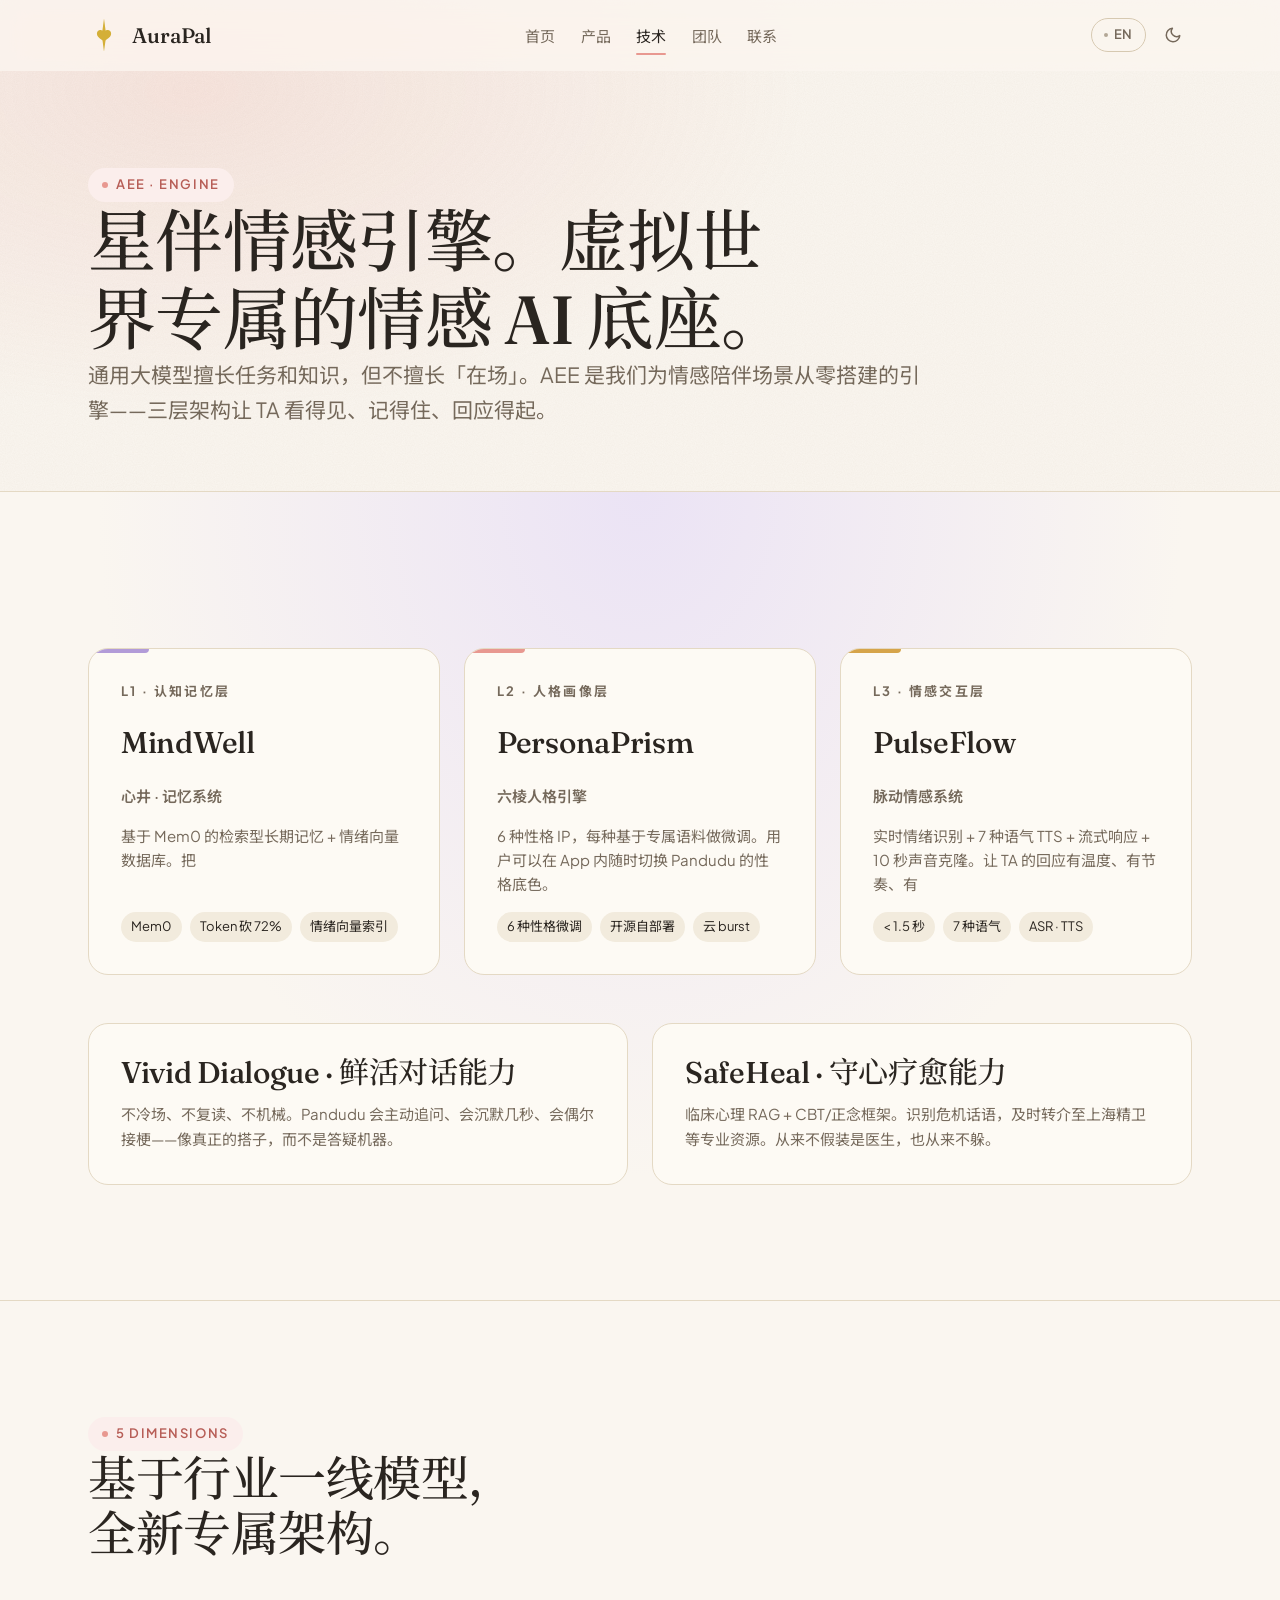
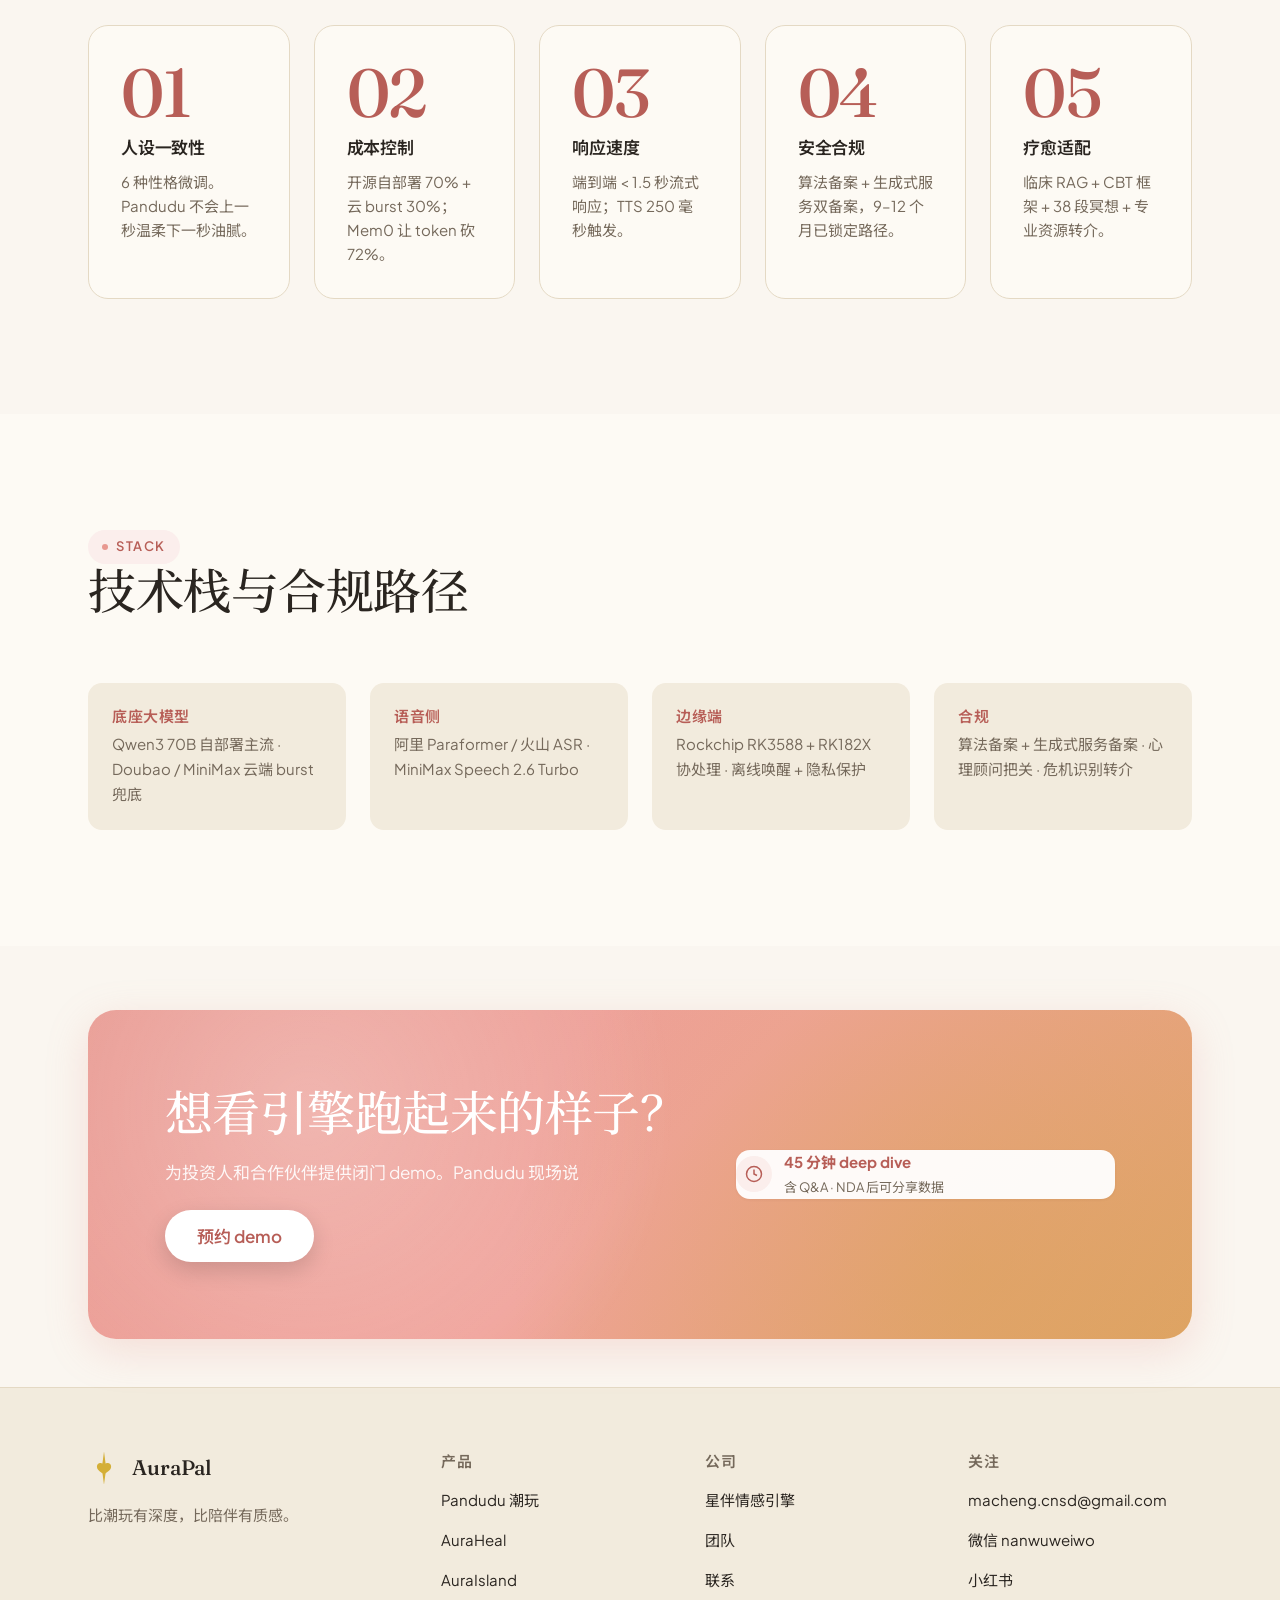
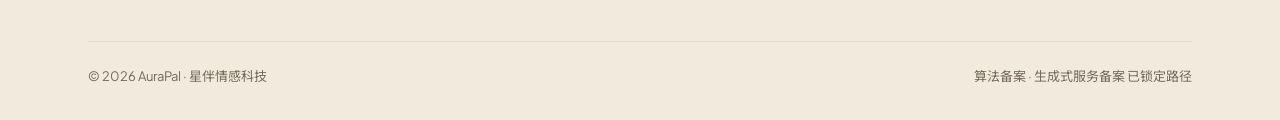
<file: aee.html>
<!doctype html>
<html lang="zh-CN" data-lang="zh">
  <head>
    <meta charset="UTF-8" />
    <meta name="viewport" content="width=device-width, initial-scale=1" />
    <title>技术 · 星伴情感引擎 AEE · AuraPal</title>
    <meta name="description" content="星伴情感引擎 AEE 是 AuraPal 自研的虚拟世界专属情感 AI 底座。三层架构 · 六种性格微调 · 临床疗愈资源。" />
    <link rel="icon" type="image/svg+xml" href="assets/favicon.svg" />
    <link rel="preconnect" href="https://fonts.googleapis.com" />
    <link rel="preconnect" href="https://fonts.gstatic.com" crossorigin />
    <link href="https://fonts.googleapis.com/css2?family=Fraunces:ital,opsz,wght@0,9..144,400;0,9..144,500;1,9..144,400&family=Plus+Jakarta+Sans:wght@400;500;600;700&family=Noto+Serif+SC:wght@500;700&family=Noto+Sans+SC:wght@400;500;600&display=swap" rel="stylesheet" />
    <link rel="stylesheet" href="css/tokens.css" />
    <link rel="stylesheet" href="css/base.css" />
    <link rel="stylesheet" href="css/style.css" />
  </head>
  <body>
    <header class="site-header">
      <div class="container nav-inner">
        <a href="index.html" class="brand">
          <span class="brand-mark" style="color: #D4AF37">
            <svg viewBox="0 0 100 100" fill="none" xmlns="http://www.w3.org/2000/svg" width="32" height="32" aria-hidden="true">
              <path d="M 49.79 0.00 L 45.05 35.70 L 44.49 36.12 L 42.26 35.01 L 39.61 34.45 L 36.54 34.59 L 33.47 35.70 L 31.66 36.96 L 29.29 39.89 L 28.17 42.96 L 27.89 45.61 L 28.73 50.49 L 29.99 53.14 L 31.52 55.37 L 36.12 59.97 L 43.65 65.55 L 44.77 66.67 L 45.47 67.92 L 49.65 99.72 L 50.21 100.00 L 54.67 67.78 L 56.07 65.83 L 64.44 59.55 L 68.76 55.09 L 70.15 53.00 L 71.55 49.79 L 72.11 46.58 L 72.11 44.49 L 71.69 42.12 L 70.85 40.03 L 69.04 37.52 L 67.09 35.98 L 65.41 35.15 L 62.62 34.45 L 58.86 34.73 L 55.51 36.12 L 54.95 35.70 L 50.35 0.56 Z" fill="currentColor" />
            </svg>
          </span>
          <span class="brand-text">AuraPal</span>
        </a>
        <ul class="nav-links">
          <li><a href="index.html" data-zh="首页" data-en="Home">首页</a></li>
          <li><a href="product.html" data-zh="产品" data-en="Product">产品</a></li>
          <li><a href="aee.html" aria-current="page" data-zh="技术" data-en="Technology">技术</a></li>
          <li><a href="team.html" data-zh="团队" data-en="Team">团队</a></li>
          <li><a href="contact.html" data-zh="联系" data-en="Contact">联系</a></li>
        </ul>
        <div class="nav-actions">
          <button class="lang-toggle" data-lang-toggle aria-label="切换语言"><span class="lang-dot"></span><span class="lang-label">EN</span></button>
          <button class="icon-btn" data-theme-toggle aria-label="切换深色模式"></button>
          <button class="icon-btn nav-mobile-toggle" aria-label="菜单" aria-expanded="false">
            <svg width="20" height="20" viewBox="0 0 24 24" fill="none" stroke="currentColor" stroke-width="2"><line x1="3" y1="7" x2="21" y2="7"/><line x1="3" y1="12" x2="21" y2="12"/><line x1="3" y1="17" x2="21" y2="17"/></svg>
          </button>
        </div>
      </div>
    </header>

    <main>
      <section class="page-hero">
        <div class="container">
          <span class="eyebrow" data-zh="AEE · ENGINE" data-en="AEE · ENGINE">AEE · ENGINE</span>
          <h1 data-zh="星伴情感引擎。虚拟世界专属的情感 AI 底座。" data-en="AuraPal Emotional Engine. A foundation built only for emotional companionship.">星伴情感引擎。虚拟世界专属的情感 AI 底座。</h1>
          <p data-zh="通用大模型擅长任务和知识，但不擅长「在场」。AEE 是我们为情感陪伴场景从零搭建的引擎——三层架构让 TA 看得见、记得住、回应得起。" data-en="General-purpose LLMs are great at tasks. They're bad at presence. AEE is the engine we built from scratch for emotional companionship — three layers so she sees, remembers, and responds."></p>
        </div>
      </section>

      <section class="aee">
        <div class="container">
          <div class="aee-layers">
            <div class="aee-card reveal" data-layer="1">
              <span class="aee-layer-tag">L1 · 认知记忆层</span>
              <span class="aee-name">MindWell</span>
              <span class="aee-cn" data-zh="心井 · 记忆系统" data-en="MindWell · Memory">心井 · 记忆系统</span>
              <p data-zh="基于 Mem0 的检索型长期记忆 + 情绪向量数据库。把"你说过的事"和"那时你的心情"一起存。" data-en="Mem0-based retrieval memory + emotion-vector store. We store what you said and how you felt."></p>
              <div class="aee-tags"><span>Mem0</span><span data-zh="Token 砍 72%" data-en="-72% tokens">Token 砍 72%</span><span data-zh="情绪向量索引" data-en="Emotion vectors">情绪向量索引</span></div>
            </div>
            <div class="aee-card reveal" data-layer="2" data-delay="1">
              <span class="aee-layer-tag">L2 · 人格画像层</span>
              <span class="aee-name">PersonaPrism</span>
              <span class="aee-cn" data-zh="六棱人格引擎" data-en="Hex-Persona">六棱人格引擎</span>
              <p data-zh="6 种性格 IP，每种基于专属语料做微调。用户可以在 App 内随时切换 Pandudu 的性格底色。" data-en="6 personality IPs, each finetuned on its own corpus. Switch in-app any time."></p>
              <div class="aee-tags"><span data-zh="6 种性格微调" data-en="6 finetunes">6 种性格微调</span><span data-zh="开源自部署" data-en="OSS self-host">开源自部署</span><span data-zh="云 burst" data-en="Cloud burst">云 burst</span></div>
            </div>
            <div class="aee-card reveal" data-layer="3" data-delay="2">
              <span class="aee-layer-tag">L3 · 情感交互层</span>
              <span class="aee-name">PulseFlow</span>
              <span class="aee-cn" data-zh="脉动情感系统" data-en="PulseFlow · Emotion Layer">脉动情感系统</span>
              <p data-zh="实时情绪识别 + 7 种语气 TTS + 流式响应 + 10 秒声音克隆。让 TA 的回应有温度、有节奏、有"在场感"。" data-en="Realtime emotion detection + 7-emotion TTS + streaming + 10s clone. Reply has warmth, rhythm, presence."></p>
              <div class="aee-tags"><span data-zh="< 1.5 秒" data-en="&lt;1.5s">&lt; 1.5 秒</span><span data-zh="7 种语气" data-en="7 emotions">7 种语气</span><span>ASR · TTS</span></div>
            </div>
          </div>

          <div class="aee-abilities">
            <div class="ability-card reveal">
              <h4>Vivid Dialogue · <span data-zh="鲜活对话能力" data-en="Vivid dialogue">鲜活对话能力</span></h4>
              <p data-zh="不冷场、不复读、不机械。Pandudu 会主动追问、会沉默几秒、会偶尔接梗——像真正的搭子，而不是答疑机器。" data-en="No awkward silence. No repetition. Pandudu interrupts, pauses, jokes — like a real pal, not an answering machine."></p>
            </div>
            <div class="ability-card reveal" data-delay="1">
              <h4>SafeHeal · <span data-zh="守心疗愈能力" data-en="Safe healing">守心疗愈能力</span></h4>
              <p data-zh="临床心理 RAG + CBT/正念框架。识别危机话语，及时转介至上海精卫等专业资源。从来不假装是医生，也从来不躲。" data-en="Clinical-psychology RAG + CBT/mindfulness. Detects crisis language and escalates. Never pretends to be a doctor — never looks away."></p>
            </div>
          </div>
        </div>
      </section>

      <!-- 5 dim cards -->
      <section>
        <div class="container">
          <div class="section-head reveal">
            <span class="eyebrow" data-zh="5 DIMENSIONS" data-en="5 DIMENSIONS">5 DIMENSIONS</span>
            <h2 data-zh-html="基于行业一线模型，<br/>全新专属架构。" data-en-html="A purpose-built architecture<br/>on top of frontier models.">基于行业一线模型，<br/>全新专属架构。</h2>
          </div>

          <div class="insight-grid" style="grid-template-columns: repeat(5, 1fr);">
            <div class="insight-card reveal" style="grid-column: span 1;">
              <div class="insight-stat">01</div>
              <h3 data-zh="人设一致性" data-en="Persona consistency">人设一致性</h3>
              <p data-zh="6 种性格微调。Pandudu 不会上一秒温柔下一秒油腻。" data-en="6 finetunes — no personality drift mid-conversation.">6 种性格微调。Pandudu 不会上一秒温柔下一秒油腻。</p>
            </div>
            <div class="insight-card reveal" data-delay="1">
              <div class="insight-stat">02</div>
              <h3 data-zh="成本控制" data-en="Cost control">成本控制</h3>
              <p data-zh="开源自部署 70% + 云 burst 30%；Mem0 让 token 砍 72%。" data-en="70% self-hosted OSS + 30% cloud burst. Mem0 cuts 72% tokens.">开源自部署 70% + 云 burst 30%；Mem0 让 token 砍 72%。</p>
            </div>
            <div class="insight-card reveal" data-delay="2">
              <div class="insight-stat">03</div>
              <h3 data-zh="响应速度" data-en="Latency">响应速度</h3>
              <p data-zh="端到端 &lt; 1.5 秒流式响应；TTS 250 毫秒触发。" data-en="End-to-end &lt;1.5s streaming. TTS triggers in 250ms.">端到端 &lt; 1.5 秒流式响应；TTS 250 毫秒触发。</p>
            </div>
            <div class="insight-card reveal" data-delay="3">
              <div class="insight-stat">04</div>
              <h3 data-zh="安全合规" data-en="Compliance">安全合规</h3>
              <p data-zh="算法备案 + 生成式服务双备案，9–12 个月已锁定路径。" data-en="Dual filing — pathway locked in 9–12 months.">算法备案 + 生成式服务双备案，9–12 个月已锁定路径。</p>
            </div>
            <div class="insight-card reveal" data-delay="4">
              <div class="insight-stat">05</div>
              <h3 data-zh="疗愈适配" data-en="Healing fit">疗愈适配</h3>
              <p data-zh="临床 RAG + CBT 框架 + 38 段冥想 + 专业资源转介。" data-en="Clinical RAG + CBT + 38 meditations + pro referrals.">临床 RAG + CBT 框架 + 38 段冥想 + 专业资源转介。</p>
            </div>
          </div>
        </div>
      </section>

      <!-- Tech stack -->
      <section class="app-show">
        <div class="container">
          <div class="section-head reveal">
            <span class="eyebrow" data-zh="STACK" data-en="STACK">STACK</span>
            <h2 data-zh="技术栈与合规路径" data-en="Tech stack & compliance path">技术栈与合规路径</h2>
          </div>

          <div class="app-summary" style="grid-template-columns: repeat(4, 1fr); margin-top: 0;">
            <div class="reveal">
              <h4 data-zh="底座大模型" data-en="Base LLM">底座大模型</h4>
              <p data-zh="Qwen3 70B 自部署主流 · Doubao / MiniMax 云端 burst 兜底" data-en="Qwen3-70B self-host + Doubao / MiniMax burst.">Qwen3 70B 自部署主流 · Doubao / MiniMax 云端 burst 兜底</p>
            </div>
            <div class="reveal" data-delay="1">
              <h4 data-zh="语音侧" data-en="Voice stack">语音侧</h4>
              <p data-zh="阿里 Paraformer / 火山 ASR · MiniMax Speech 2.6 Turbo" data-en="Paraformer / Volc ASR · MiniMax Speech 2.6 Turbo.">阿里 Paraformer / 火山 ASR · MiniMax Speech 2.6 Turbo</p>
            </div>
            <div class="reveal" data-delay="2">
              <h4 data-zh="边缘端" data-en="Edge">边缘端</h4>
              <p data-zh="Rockchip RK3588 + RK182X 协处理 · 离线唤醒 + 隐私保护" data-en="Rockchip RK3588 + RK182X. Offline wake + privacy.">Rockchip RK3588 + RK182X 协处理 · 离线唤醒 + 隐私保护</p>
            </div>
            <div class="reveal" data-delay="3">
              <h4 data-zh="合规" data-en="Compliance">合规</h4>
              <p data-zh="算法备案 + 生成式服务备案 · 心理顾问把关 · 危机识别转介" data-en="Dual filing · clinical review · crisis escalation.">算法备案 + 生成式服务备案 · 心理顾问把关 · 危机识别转介</p>
            </div>
          </div>
        </div>
      </section>

      <div class="container cta-banner">
        <div class="cta-banner-inner reveal">
          <div>
            <h2 data-zh="想看引擎跑起来的样子？" data-en="Want to see the engine run?">想看引擎跑起来的样子？</h2>
            <p data-zh="为投资人和合作伙伴提供闭门 demo。Pandudu 现场说"hi"。" data-en="Closed-door demo for investors and partners. Hear Pandudu say hi."></p>
            <div style="margin-top: var(--space-6); position: relative;">
              <a href="contact.html" class="btn btn--primary btn--lg" data-zh="预约 demo" data-en="Book a demo">预约 demo</a>
            </div>
          </div>
          <div class="cta-card-stack">
            <div>
              <span class="cta-icon">
                <svg width="18" height="18" viewBox="0 0 24 24" fill="none" stroke="currentColor" stroke-width="2"><circle cx="12" cy="12" r="10"/><path d="M12 6v6l4 2"/></svg>
              </span>
              <div>
                <strong data-zh="45 分钟 deep dive" data-en="45-min deep dive">45 分钟 deep dive</strong><br /><span style="color: var(--color-text-muted); font-size: var(--text-xs);" data-zh="含 Q&amp;A · NDA 后可分享数据" data-en="incl. Q&amp;A · data under NDA">含 Q&amp;A · NDA 后可分享数据</span>
              </div>
            </div>
          </div>
        </div>
      </div>
    </main>

    <footer class="site-footer">
      <div class="container">
        <div class="footer-grid">
          <div class="footer-brand">
            <div class="brand">
              <span class="brand-mark" style="color: #D4AF37">
                <svg viewBox="0 0 100 100" fill="none" xmlns="http://www.w3.org/2000/svg" width="32" height="32" aria-hidden="true">
              <path d="M 49.79 0.00 L 45.05 35.70 L 44.49 36.12 L 42.26 35.01 L 39.61 34.45 L 36.54 34.59 L 33.47 35.70 L 31.66 36.96 L 29.29 39.89 L 28.17 42.96 L 27.89 45.61 L 28.73 50.49 L 29.99 53.14 L 31.52 55.37 L 36.12 59.97 L 43.65 65.55 L 44.77 66.67 L 45.47 67.92 L 49.65 99.72 L 50.21 100.00 L 54.67 67.78 L 56.07 65.83 L 64.44 59.55 L 68.76 55.09 L 70.15 53.00 L 71.55 49.79 L 72.11 46.58 L 72.11 44.49 L 71.69 42.12 L 70.85 40.03 L 69.04 37.52 L 67.09 35.98 L 65.41 35.15 L 62.62 34.45 L 58.86 34.73 L 55.51 36.12 L 54.95 35.70 L 50.35 0.56 Z" fill="currentColor" />
            </svg>
              </span>
              <span class="brand-text">AuraPal</span>
            </div>
            <p data-zh="比潮玩有深度，比陪伴有质感。" data-en="More than a toy. More than a chatbot."></p>
          </div>
          <div class="footer-col">
            <h4 data-zh="产品" data-en="Product">产品</h4>
            <ul>
              <li><a href="product.html" data-zh="Pandudu 潮玩" data-en="Pandudu">Pandudu 潮玩</a></li>
              <li><a href="product.html#talk" data-zh="AuraHeal" data-en="AuraHeal">AuraHeal</a></li>
              <li><a href="product.html#plaza" data-zh="AuraIsland" data-en="AuraIsland">AuraIsland</a></li>
            </ul>
          </div>
          <div class="footer-col">
            <h4 data-zh="公司" data-en="Company">公司</h4>
            <ul>
              <li><a href="aee.html" data-zh="星伴情感引擎" data-en="AEE Engine">星伴情感引擎</a></li>
              <li><a href="team.html" data-zh="团队" data-en="Team">团队</a></li>
              <li><a href="contact.html" data-zh="联系" data-en="Contact">联系</a></li>
            </ul>
          </div>
          <div class="footer-col">
            <h4 data-zh="关注" data-en="Follow">关注</h4>
            <ul>
              <li><a href="mailto:macheng.cnsd@gmail.com">macheng.cnsd@gmail.com</a></li>
              <li><a href="#" data-zh="微信 nanwuweiwo" data-en="WeChat: nanwuweiwo">微信 nanwuweiwo</a></li>
              <li><a href="#" data-zh="小红书" data-en="Xiaohongshu">小红书</a></li>
            </ul>
          </div>
        </div>
        <div class="footer-bottom">
          <span>© 2026 AuraPal · <span data-zh="星伴情感科技" data-en="AuraPal Inc.">星伴情感科技</span></span>
          <span data-zh="算法备案 · 生成式服务备案 已锁定路径" data-en="Algorithm & generative-service filings — pathway locked">算法备案 · 生成式服务备案 已锁定路径</span>
        </div>
      </div>
    </footer>

    <script src="js/main.js"></script></body>
</html>
</file>
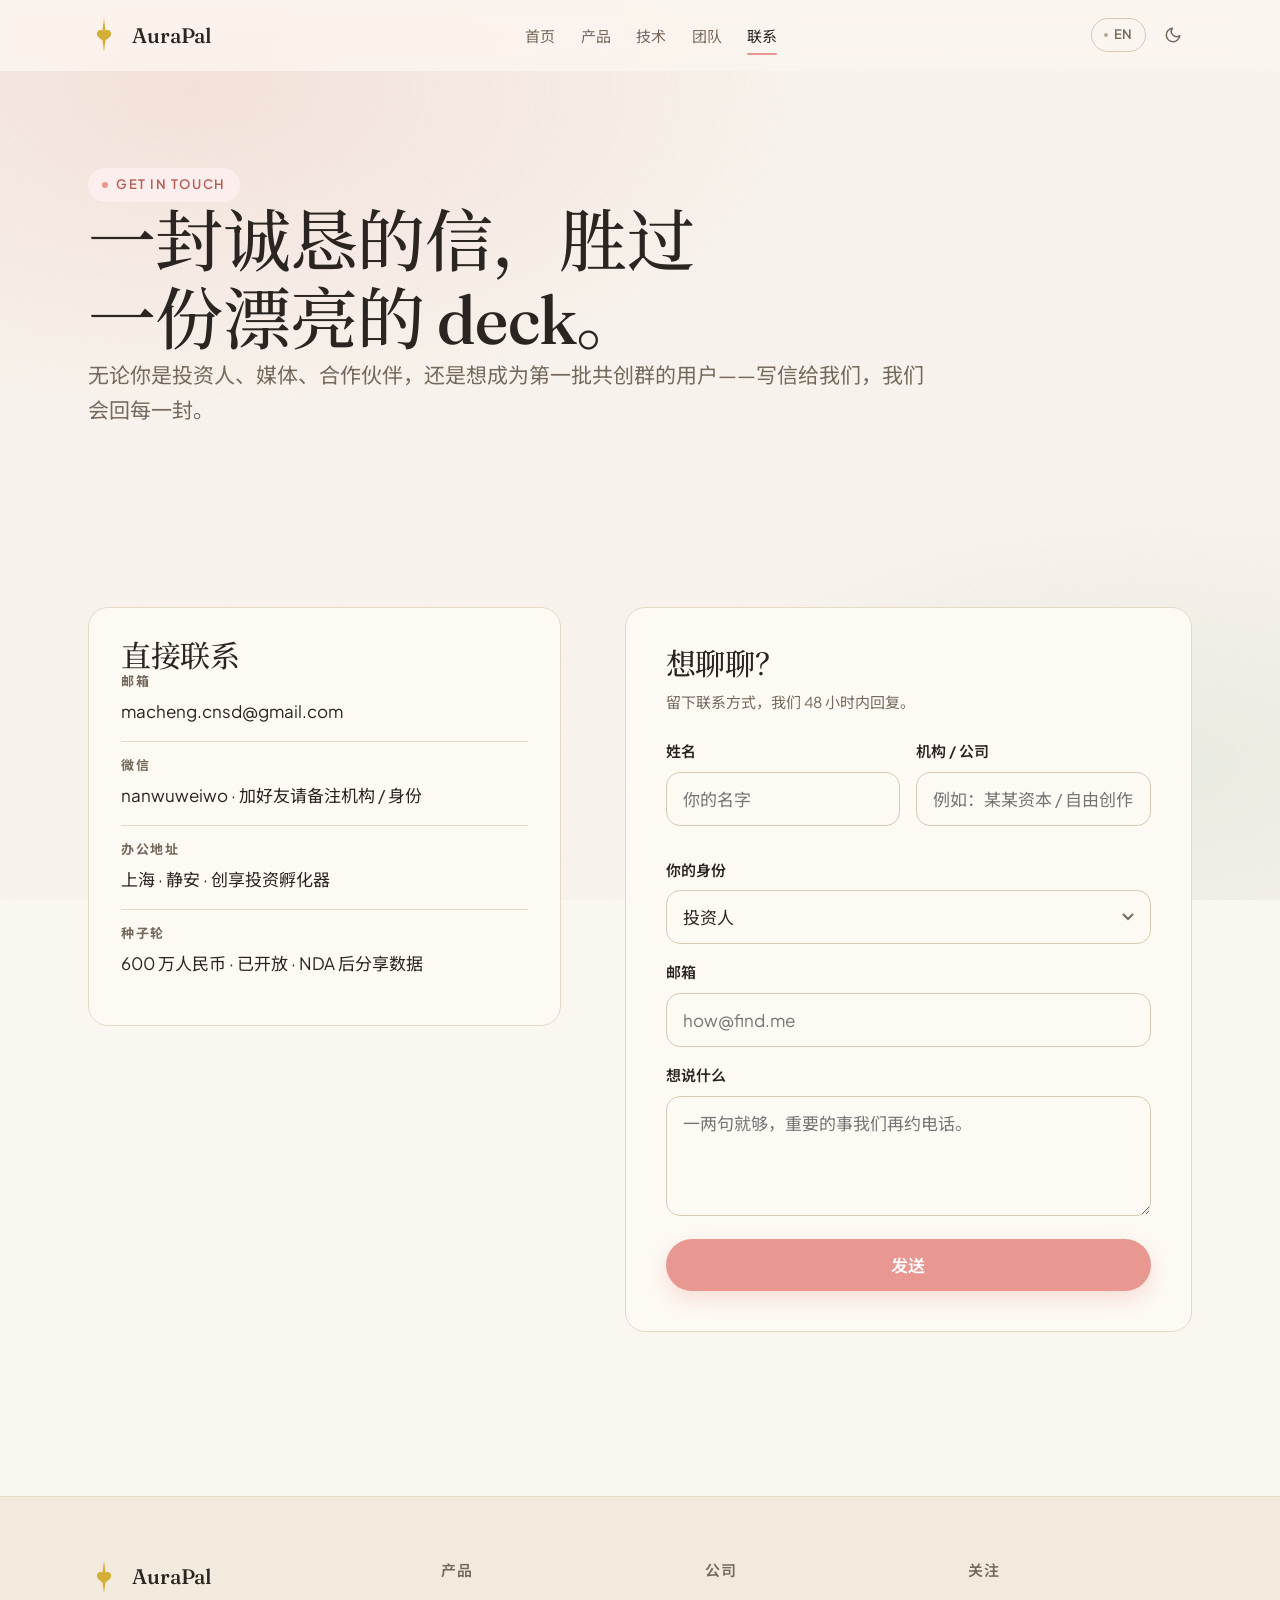
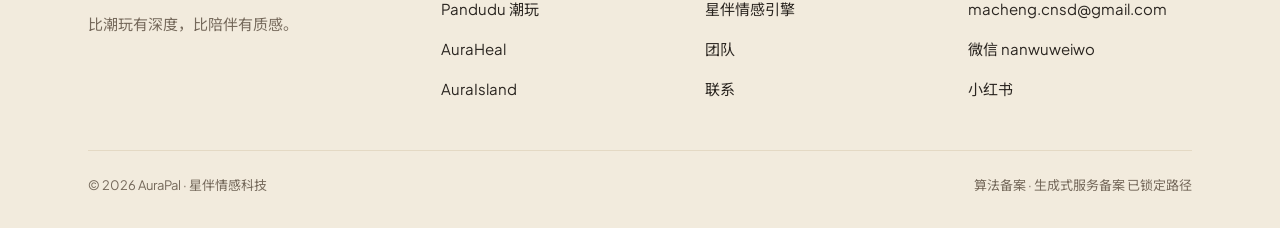
<file: contact.html>
<!doctype html>
<html lang="zh-CN" data-lang="zh">
  <head>
    <meta charset="UTF-8" />
    <meta name="viewport" content="width=device-width, initial-scale=1" />
    <title>联系 · AuraPal</title>
    <meta name="description" content="预约 demo · 申请内测 · 投资合作。AuraPal 团队期待与你对话。" />
    <link rel="icon" type="image/svg+xml" href="assets/favicon.svg" />
    <link rel="preconnect" href="https://fonts.googleapis.com" />
    <link rel="preconnect" href="https://fonts.gstatic.com" crossorigin />
    <link href="https://fonts.googleapis.com/css2?family=Fraunces:ital,opsz,wght@0,9..144,400;0,9..144,500;1,9..144,400&family=Plus+Jakarta+Sans:wght@400;500;600;700&family=Noto+Serif+SC:wght@500;700&family=Noto+Sans+SC:wght@400;500;600&display=swap" rel="stylesheet" />
    <link rel="stylesheet" href="css/tokens.css" />
    <link rel="stylesheet" href="css/base.css" />
    <link rel="stylesheet" href="css/style.css" />
  </head>
  <body>
    <header class="site-header">
      <div class="container nav-inner">
        <a href="index.html" class="brand">
          <span class="brand-mark" style="color: #D4AF37">
            <svg viewBox="0 0 100 100" fill="none" xmlns="http://www.w3.org/2000/svg" width="32" height="32" aria-hidden="true">
              <path d="M 49.79 0.00 L 45.05 35.70 L 44.49 36.12 L 42.26 35.01 L 39.61 34.45 L 36.54 34.59 L 33.47 35.70 L 31.66 36.96 L 29.29 39.89 L 28.17 42.96 L 27.89 45.61 L 28.73 50.49 L 29.99 53.14 L 31.52 55.37 L 36.12 59.97 L 43.65 65.55 L 44.77 66.67 L 45.47 67.92 L 49.65 99.72 L 50.21 100.00 L 54.67 67.78 L 56.07 65.83 L 64.44 59.55 L 68.76 55.09 L 70.15 53.00 L 71.55 49.79 L 72.11 46.58 L 72.11 44.49 L 71.69 42.12 L 70.85 40.03 L 69.04 37.52 L 67.09 35.98 L 65.41 35.15 L 62.62 34.45 L 58.86 34.73 L 55.51 36.12 L 54.95 35.70 L 50.35 0.56 Z" fill="currentColor" />
            </svg>
          </span>
          <span class="brand-text">AuraPal</span>
        </a>
        <ul class="nav-links">
          <li><a href="index.html" data-zh="首页" data-en="Home">首页</a></li>
          <li><a href="product.html" data-zh="产品" data-en="Product">产品</a></li>
          <li><a href="aee.html" data-zh="技术" data-en="Technology">技术</a></li>
          <li><a href="team.html" data-zh="团队" data-en="Team">团队</a></li>
          <li><a href="contact.html" aria-current="page" data-zh="联系" data-en="Contact">联系</a></li>
        </ul>
        <div class="nav-actions">
          <button class="lang-toggle" data-lang-toggle aria-label="切换语言"><span class="lang-dot"></span><span class="lang-label">EN</span></button>
          <button class="icon-btn" data-theme-toggle aria-label="切换深色模式"></button>
          <button class="icon-btn nav-mobile-toggle" aria-label="菜单" aria-expanded="false">
            <svg width="20" height="20" viewBox="0 0 24 24" fill="none" stroke="currentColor" stroke-width="2"><line x1="3" y1="7" x2="21" y2="7"/><line x1="3" y1="12" x2="21" y2="12"/><line x1="3" y1="17" x2="21" y2="17"/></svg>
          </button>
        </div>
      </div>
    </header>

    <main>
      <section class="page-hero">
        <div class="container">
          <span class="eyebrow" data-zh="GET IN TOUCH" data-en="GET IN TOUCH">GET IN TOUCH</span>
          <h1 data-zh="一封诚恳的信，胜过一份漂亮的 deck。" data-en="An honest note beats a polished deck.">一封诚恳的信，胜过一份漂亮的 deck。</h1>
          <p data-zh="无论你是投资人、媒体、合作伙伴，还是想成为第一批共创群的用户——写信给我们，我们会回每一封。" data-en="Investor, media, partner, or future co-creator — write to us. We reply to every message."></p>
        </div>
      </section>

      <section>
        <div class="container">
          <div class="contact-grid">
            <div class="contact-info-card reveal">
              <h3 data-zh="直接联系" data-en="Direct contact">直接联系</h3>
              <div class="contact-info-item">
                <h4 data-zh="邮箱" data-en="Email">邮箱</h4>
                <p><a href="mailto:macheng.cnsd@gmail.com">macheng.cnsd@gmail.com</a></p>
              </div>
              <div class="contact-info-item">
                <h4 data-zh="微信" data-en="WeChat">微信</h4>
                <p>nanwuweiwo · <span data-zh="加好友请备注机构 / 身份" data-en="Note your org / role">加好友请备注机构 / 身份</span></p>
              </div>
              <div class="contact-info-item">
                <h4 data-zh="办公地址" data-en="Office">办公地址</h4>
                <p data-zh="上海 · 静安 · 创享投资孵化器" data-en="Shanghai · Jing'an · CXTV Incubator">上海 · 静安 · 创享投资孵化器</p>
              </div>
              <div class="contact-info-item">
                <h4 data-zh="种子轮" data-en="Seed round">种子轮</h4>
                <p data-zh="600 万人民币 · 已开放 · NDA 后分享数据" data-en="¥6M · open · data under NDA">600 万人民币 · 已开放 · NDA 后分享数据</p>
              </div>
            </div>

            <div class="form-card reveal" data-delay="1">
              <h3 data-zh="想聊聊？" data-en="Want to talk?">想聊聊？</h3>
              <p data-zh="留下联系方式，我们 48 小时内回复。" data-en="Leave your details. We reply within 48 hours."></p>
              <form class="form-fields" novalidate>
                <div class="field-grid">
                  <div class="field-row">
                    <label for="f-name" data-zh="姓名" data-en="Name">姓名</label>
                    <input type="text" id="f-name" name="name" required data-zh-ph="你的名字" data-en-ph="Your name" />
                  </div>
                  <div class="field-row">
                    <label for="f-org" data-zh="机构 / 公司" data-en="Org / Company">机构 / 公司</label>
                    <input type="text" id="f-org" name="org" data-zh-ph="例如：某某资本 / 自由创作者" data-en-ph="e.g. XYZ Capital / freelance" />
                  </div>
                </div>
                <div class="field-row">
                  <label for="f-type" data-zh="你的身份" data-en="You are">你的身份</label>
                  <select id="f-type" name="type">
                    <option data-zh="投资人" data-en="Investor">投资人</option>
                    <option data-zh="媒体" data-en="Media">媒体</option>
                    <option data-zh="合作伙伴 / 渠道" data-en="Partner / channel">合作伙伴 / 渠道</option>
                    <option data-zh="想加入团队" data-en="Joining the team">想加入团队</option>
                    <option data-zh="想加入内测" data-en="Joining the beta">想加入内测</option>
                    <option data-zh="其他" data-en="Other">其他</option>
                  </select>
                </div>
                <div class="field-row">
                  <label for="f-email" data-zh="邮箱" data-en="Email">邮箱</label>
                  <input type="email" id="f-email" name="email" required data-zh-ph="how@find.me" data-en-ph="how@find.me" />
                </div>
                <div class="field-row">
                  <label for="f-msg" data-zh="想说什么" data-en="What you want to say">想说什么</label>
                  <textarea id="f-msg" name="msg" required data-zh-ph="一两句就够，重要的事我们再约电话。" data-en-ph="One or two lines is enough — we'll set up a call."></textarea>
                </div>
                <button type="submit" class="btn btn--primary btn--lg" style="width: 100%; justify-content: center;" data-zh="发送" data-en="Send">发送</button>
              </form>
              <div class="form-success">
                <h4 data-zh="收到了。" data-en="Got it.">收到了。</h4>
                <p data-zh="我们会在 48 小时内回复你的邮箱。同时也欢迎关注公众号「AuraPal」获取每周研发进度。" data-en="We'll reply to your email within 48 hours. Follow WeChat “AuraPal” for weekly dev updates."></p>
              </div>
            </div>
          </div>
        </div>
      </section>
    </main>

    <footer class="site-footer">
      <div class="container">
        <div class="footer-grid">
          <div class="footer-brand">
            <div class="brand">
              <span class="brand-mark" style="color: #D4AF37">
                <svg viewBox="0 0 100 100" fill="none" xmlns="http://www.w3.org/2000/svg" width="32" height="32" aria-hidden="true">
              <path d="M 49.79 0.00 L 45.05 35.70 L 44.49 36.12 L 42.26 35.01 L 39.61 34.45 L 36.54 34.59 L 33.47 35.70 L 31.66 36.96 L 29.29 39.89 L 28.17 42.96 L 27.89 45.61 L 28.73 50.49 L 29.99 53.14 L 31.52 55.37 L 36.12 59.97 L 43.65 65.55 L 44.77 66.67 L 45.47 67.92 L 49.65 99.72 L 50.21 100.00 L 54.67 67.78 L 56.07 65.83 L 64.44 59.55 L 68.76 55.09 L 70.15 53.00 L 71.55 49.79 L 72.11 46.58 L 72.11 44.49 L 71.69 42.12 L 70.85 40.03 L 69.04 37.52 L 67.09 35.98 L 65.41 35.15 L 62.62 34.45 L 58.86 34.73 L 55.51 36.12 L 54.95 35.70 L 50.35 0.56 Z" fill="currentColor" />
            </svg>
              </span>
              <span class="brand-text">AuraPal</span>
            </div>
            <p data-zh="比潮玩有深度，比陪伴有质感。" data-en="More than a toy. More than a chatbot."></p>
          </div>
          <div class="footer-col">
            <h4 data-zh="产品" data-en="Product">产品</h4>
            <ul>
              <li><a href="product.html" data-zh="Pandudu 潮玩" data-en="Pandudu">Pandudu 潮玩</a></li>
              <li><a href="product.html#talk" data-zh="AuraHeal" data-en="AuraHeal">AuraHeal</a></li>
              <li><a href="product.html#plaza" data-zh="AuraIsland" data-en="AuraIsland">AuraIsland</a></li>
            </ul>
          </div>
          <div class="footer-col">
            <h4 data-zh="公司" data-en="Company">公司</h4>
            <ul>
              <li><a href="aee.html" data-zh="星伴情感引擎" data-en="AEE Engine">星伴情感引擎</a></li>
              <li><a href="team.html" data-zh="团队" data-en="Team">团队</a></li>
              <li><a href="contact.html" data-zh="联系" data-en="Contact">联系</a></li>
            </ul>
          </div>
          <div class="footer-col">
            <h4 data-zh="关注" data-en="Follow">关注</h4>
            <ul>
              <li><a href="mailto:macheng.cnsd@gmail.com">macheng.cnsd@gmail.com</a></li>
              <li><a href="#" data-zh="微信 nanwuweiwo" data-en="WeChat: nanwuweiwo">微信 nanwuweiwo</a></li>
              <li><a href="#" data-zh="小红书" data-en="Xiaohongshu">小红书</a></li>
            </ul>
          </div>
        </div>
        <div class="footer-bottom">
          <span>© 2026 AuraPal · <span data-zh="星伴情感科技" data-en="AuraPal Inc.">星伴情感科技</span></span>
          <span data-zh="算法备案 · 生成式服务备案 已锁定路径" data-en="Algorithm & generative-service filings — pathway locked">算法备案 · 生成式服务备案 已锁定路径</span>
        </div>
      </div>
    </footer>

    <script src="js/main.js"></script></body>
</html>
</file>
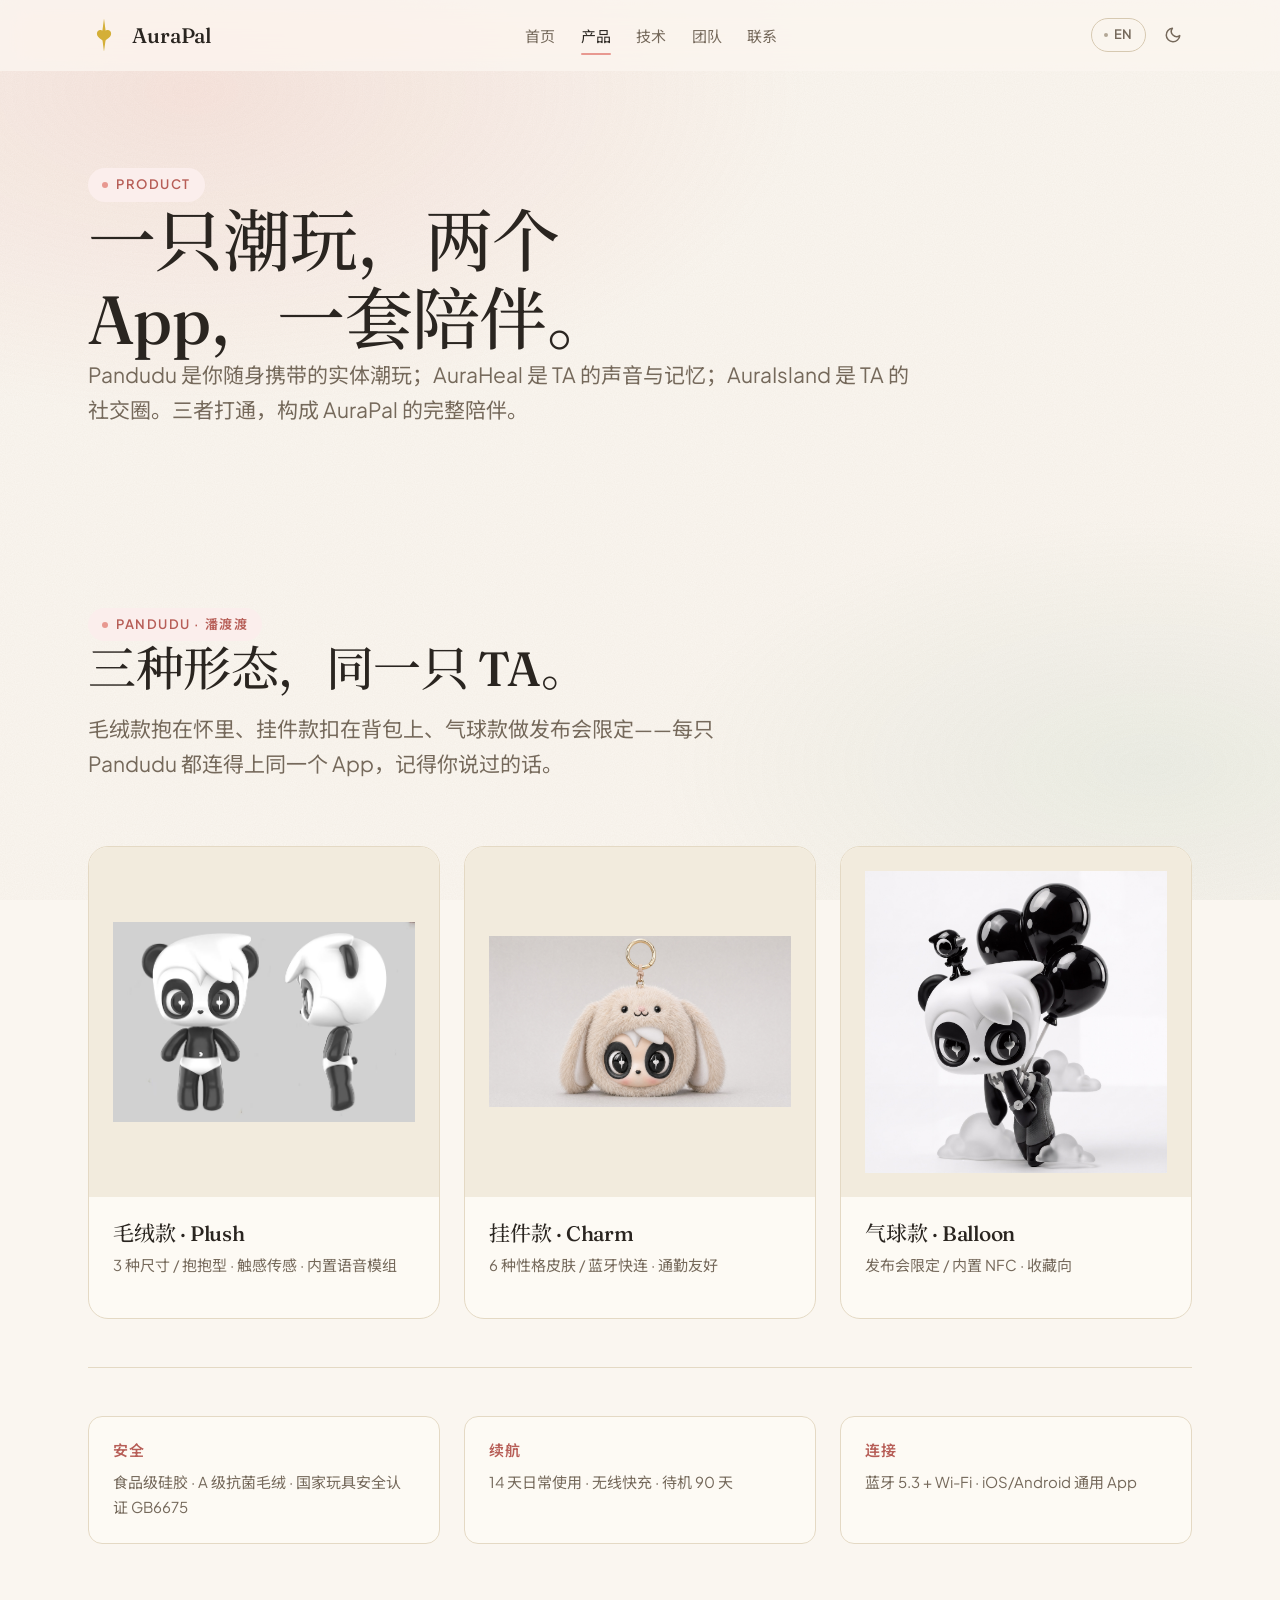
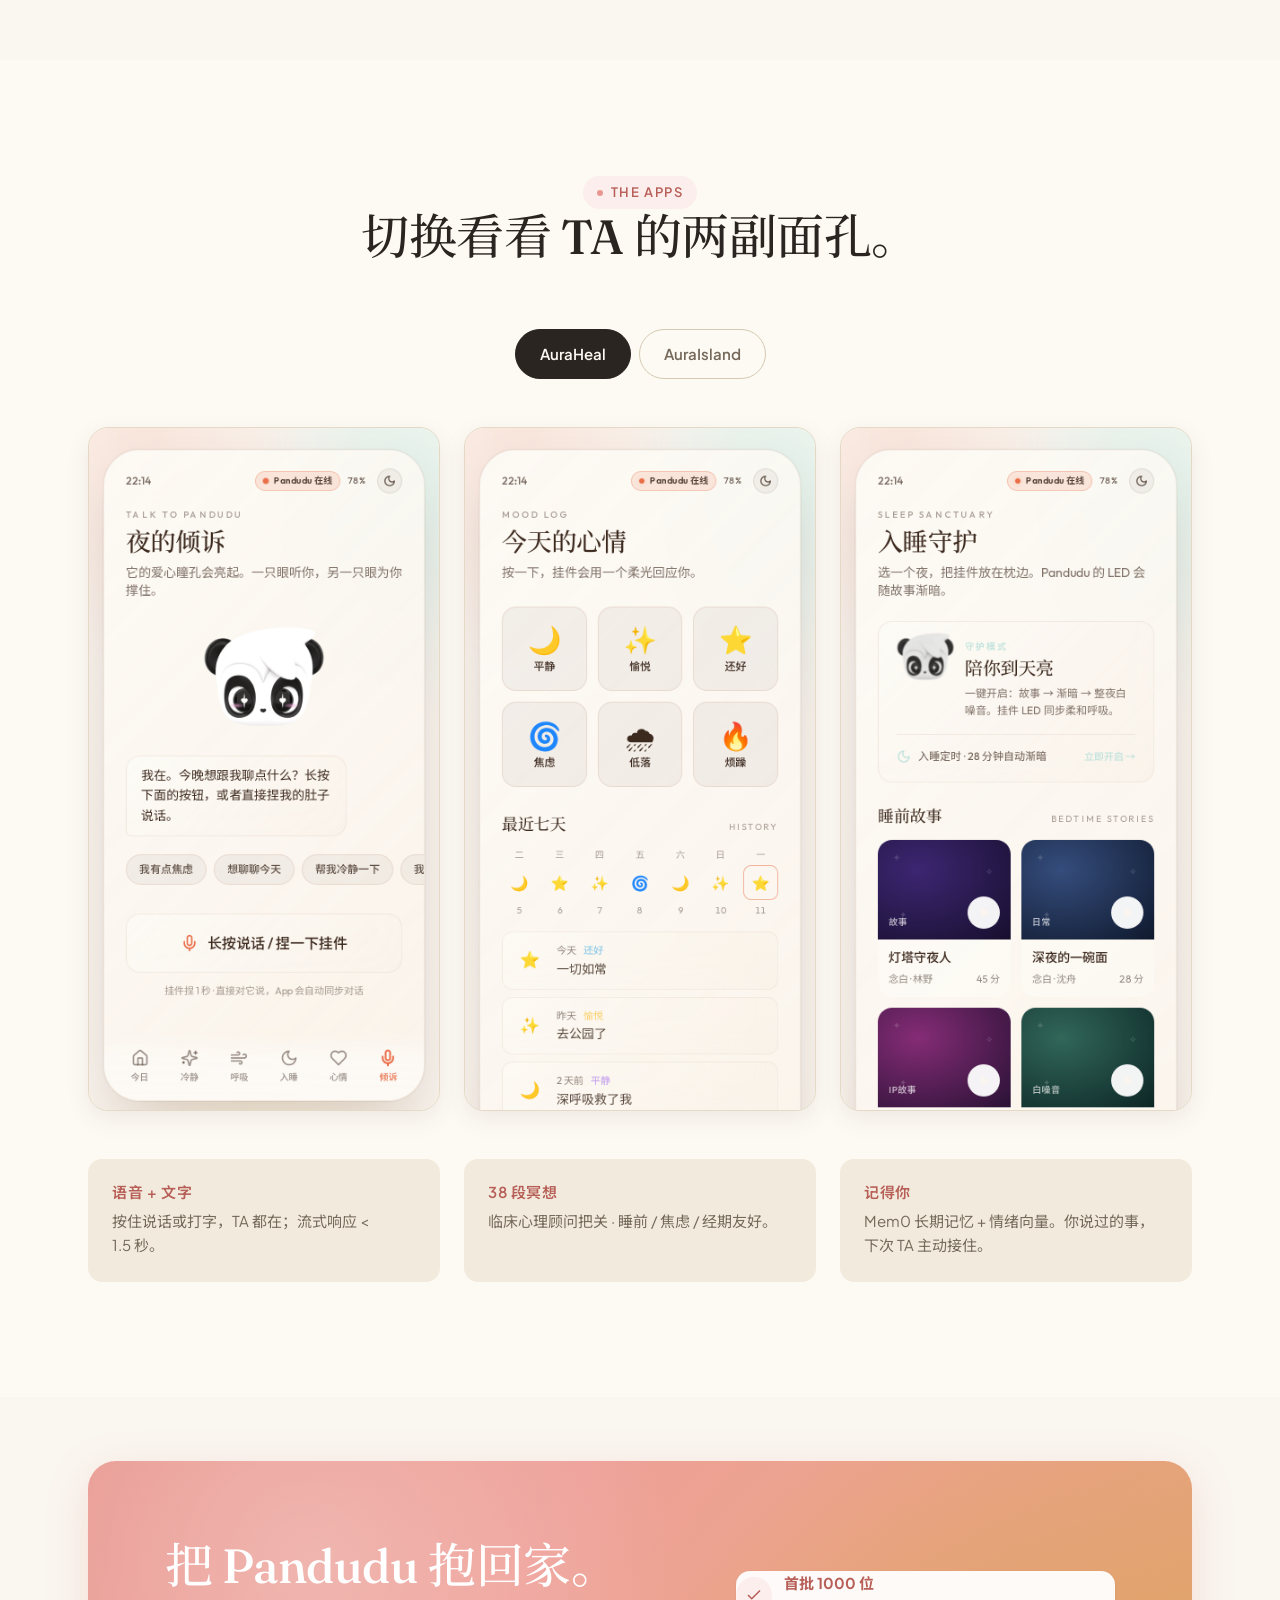
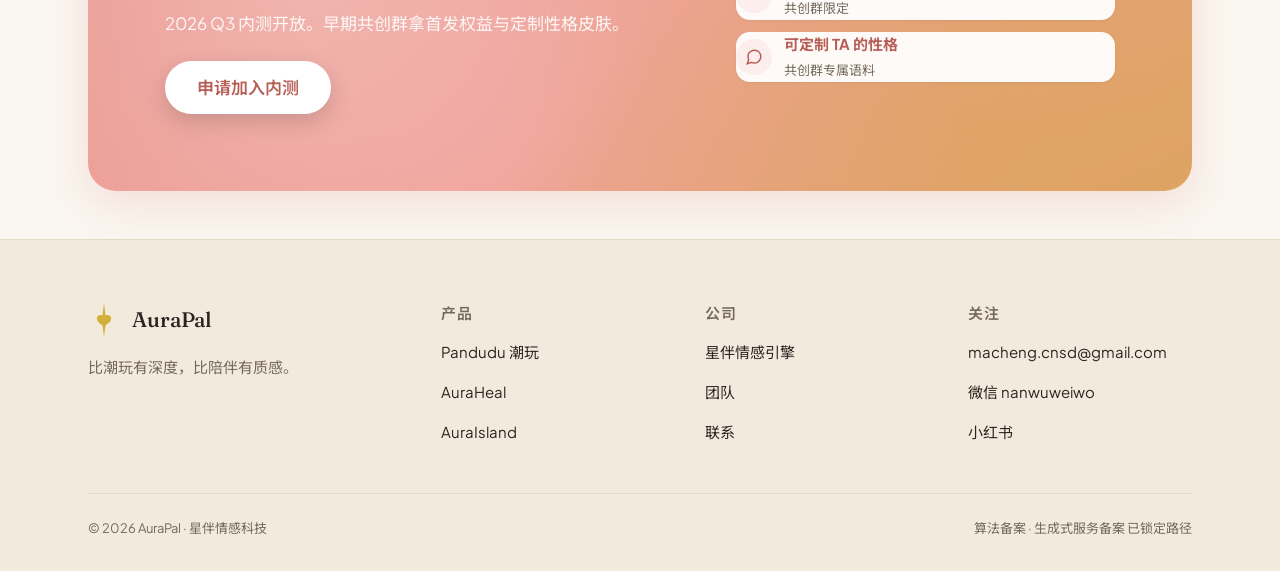
<file: product.html>
<!doctype html>
<html lang="zh-CN" data-lang="zh">
  <head>
    <meta charset="UTF-8" />
    <meta name="viewport" content="width=device-width, initial-scale=1" />
    <title>产品 · AuraPal</title>
    <meta name="description" content="Pandudu 潮玩 · AuraHeal · AuraIsland。AuraPal 的完整陪伴体系。" />
    <link rel="icon" type="image/svg+xml" href="assets/favicon.svg" />
    <link rel="preconnect" href="https://fonts.googleapis.com" />
    <link rel="preconnect" href="https://fonts.gstatic.com" crossorigin />
    <link href="https://fonts.googleapis.com/css2?family=Fraunces:ital,opsz,wght@0,9..144,400;0,9..144,500;1,9..144,400&family=Plus+Jakarta+Sans:wght@400;500;600;700&family=Noto+Serif+SC:wght@500;700&family=Noto+Sans+SC:wght@400;500;600&display=swap" rel="stylesheet" />
    <link rel="stylesheet" href="css/tokens.css" />
    <link rel="stylesheet" href="css/base.css" />
    <link rel="stylesheet" href="css/style.css" />
  </head>
  <body>
    <header class="site-header">
      <div class="container nav-inner">
        <a href="index.html" class="brand" aria-label="AuraPal 首页">
          <span class="brand-mark" style="color: #D4AF37">
            <svg viewBox="0 0 100 100" fill="none" xmlns="http://www.w3.org/2000/svg" width="32" height="32" aria-hidden="true">
              <path d="M 49.79 0.00 L 45.05 35.70 L 44.49 36.12 L 42.26 35.01 L 39.61 34.45 L 36.54 34.59 L 33.47 35.70 L 31.66 36.96 L 29.29 39.89 L 28.17 42.96 L 27.89 45.61 L 28.73 50.49 L 29.99 53.14 L 31.52 55.37 L 36.12 59.97 L 43.65 65.55 L 44.77 66.67 L 45.47 67.92 L 49.65 99.72 L 50.21 100.00 L 54.67 67.78 L 56.07 65.83 L 64.44 59.55 L 68.76 55.09 L 70.15 53.00 L 71.55 49.79 L 72.11 46.58 L 72.11 44.49 L 71.69 42.12 L 70.85 40.03 L 69.04 37.52 L 67.09 35.98 L 65.41 35.15 L 62.62 34.45 L 58.86 34.73 L 55.51 36.12 L 54.95 35.70 L 50.35 0.56 Z" fill="currentColor" />
            </svg>
          </span>
          <span class="brand-text">AuraPal</span>
        </a>
        <ul class="nav-links">
          <li><a href="index.html" data-zh="首页" data-en="Home">首页</a></li>
          <li><a href="product.html" aria-current="page" data-zh="产品" data-en="Product">产品</a></li>
          <li><a href="aee.html" data-zh="技术" data-en="Technology">技术</a></li>
          <li><a href="team.html" data-zh="团队" data-en="Team">团队</a></li>
          <li><a href="contact.html" data-zh="联系" data-en="Contact">联系</a></li>
        </ul>
        <div class="nav-actions">
          <button class="lang-toggle" data-lang-toggle aria-label="切换语言"><span class="lang-dot"></span><span class="lang-label">EN</span></button>
          <button class="icon-btn" data-theme-toggle aria-label="切换深色模式"></button>
          <button class="icon-btn nav-mobile-toggle" aria-label="菜单" aria-expanded="false">
            <svg width="20" height="20" viewBox="0 0 24 24" fill="none" stroke="currentColor" stroke-width="2"><line x1="3" y1="7" x2="21" y2="7"/><line x1="3" y1="12" x2="21" y2="12"/><line x1="3" y1="17" x2="21" y2="17"/></svg>
          </button>
        </div>
      </div>
    </header>

    <main>
      <section class="page-hero">
        <div class="container">
          <span class="eyebrow" data-zh="PRODUCT" data-en="PRODUCT">PRODUCT</span>
          <h1 data-zh="一只潮玩，两个 App，一套陪伴。" data-en="One toy, two apps, one companion system.">一只潮玩，两个 App，一套陪伴。</h1>
          <p data-zh="Pandudu 是你随身携带的实体潮玩；AuraHeal 是 TA 的声音与记忆；AuraIsland 是 TA 的社交圈。三者打通，构成 AuraPal 的完整陪伴。" data-en="Pandudu is the toy you carry. AuraHeal is its voice and memory. AuraIsland is its social life. Together — one companion."></p>
        </div>
      </section>

      <!-- Pandudu SKUs -->
      <section id="pandudu">
        <div class="container">
          <div class="section-head reveal">
            <span class="eyebrow" data-zh="PANDUDU · 潘渡渡" data-en="PANDUDU">PANDUDU · 潘渡渡</span>
            <h2 data-zh="三种形态，同一只 TA。" data-en="Three forms. One TA.">三种形态，同一只 TA。</h2>
            <p data-zh="毛绒款抱在怀里、挂件款扣在背包上、气球款做发布会限定——每只 Pandudu 都连得上同一个 App，记得你说过的话。" data-en="Plush to hug, charm for your bag, balloon for the launch. Every Pandudu connects to the same app and remembers your story."></p>
          </div>

          <div class="sku-row">
            <div class="sku-card reveal">
              <div class="img-wrap"><img src="assets/product/product_main_def.jpg" alt="Pandudu 毛绒款" /></div>
              <div class="sku-body">
                <h4 data-zh="毛绒款 · Plush" data-en="Plush">毛绒款 · Plush</h4>
                <p data-zh="3 种尺寸 / 抱抱型 · 触感传感 · 内置语音模组" data-en="3 sizes / huggable · haptic · voice module">3 种尺寸 / 抱抱型 · 触感传感 · 内置语音模组</p>
              </div>
            </div>
            <div class="sku-card reveal" data-delay="1">
              <div class="img-wrap"><img src="assets/product/product_bunny_keychain.jpg" alt="Pandudu 挂件款" /></div>
              <div class="sku-body">
                <h4 data-zh="挂件款 · Charm" data-en="Charm">挂件款 · Charm</h4>
                <p data-zh="6 种性格皮肤 / 蓝牙快连 · 通勤友好" data-en="6 personality skins / bluetooth · commute-friendly">6 种性格皮肤 / 蓝牙快连 · 通勤友好</p>
              </div>
            </div>
            <div class="sku-card reveal" data-delay="2">
              <div class="img-wrap"><img src="assets/product/product_balloon.jpg" alt="Pandudu 气球款" /></div>
              <div class="sku-body">
                <h4 data-zh="气球款 · Balloon" data-en="Balloon">气球款 · Balloon</h4>
                <p data-zh="发布会限定 / 内置 NFC · 收藏向" data-en="Launch exclusive / NFC inside · collector edition">发布会限定 / 内置 NFC · 收藏向</p>
              </div>
            </div>
          </div>

          <div class="spec-row reveal">
            <div>
              <h4 data-zh="安全" data-en="Safety">安全</h4>
              <p data-zh="食品级硅胶 · A 级抗菌毛绒 · 国家玩具安全认证 GB6675" data-en="Food-grade silicone, A-class antibacterial plush, GB6675 certified.">食品级硅胶 · A 级抗菌毛绒 · 国家玩具安全认证 GB6675</p>
            </div>
            <div>
              <h4 data-zh="续航" data-en="Battery">续航</h4>
              <p data-zh="14 天日常使用 · 无线快充 · 待机 90 天" data-en="14 days daily use · wireless fast charge · 90 days standby">14 天日常使用 · 无线快充 · 待机 90 天</p>
            </div>
            <div>
              <h4 data-zh="连接" data-en="Connect">连接</h4>
              <p data-zh="蓝牙 5.3 + Wi-Fi · iOS/Android 通用 App" data-en="Bluetooth 5.3 + Wi-Fi · iOS/Android app">蓝牙 5.3 + Wi-Fi · iOS/Android 通用 App</p>
            </div>
          </div>
        </div>
      </section>

      <!-- TALK + PLAZA tabs -->
      <section id="talk" class="app-show">
        <div class="container">
          <div class="section-head reveal" style="margin-inline: auto; text-align: center;">
            <span class="eyebrow" data-zh="THE APPS" data-en="THE APPS">THE APPS</span>
            <h2 data-zh="切换看看 TA 的两副面孔。" data-en="Two faces of the same companion.">切换看看 TA 的两副面孔。</h2>
          </div>

          <div class="app-tabs reveal" role="tablist">
            <button class="app-tab" role="tab" aria-selected="true" data-tab="talk">AuraHeal</button>
            <button class="app-tab" id="plaza" role="tab" aria-selected="false" data-tab="plaza">AuraIsland</button>
          </div>

          <div class="app-panel is-active reveal" data-panel="talk">
            <div class="app-screens">
              <img src="assets/app/healing_01.png" alt="AuraHeal 主屏" loading="lazy" />
              <img src="assets/app/healing_03.png" alt="AuraHeal 对话" loading="lazy" />
              <img src="assets/app/healing_05.png" alt="AuraHeal 冥想" loading="lazy" />
            </div>
            <div class="app-summary">
              <div>
                <h4 data-zh="语音 + 文字" data-en="Voice + text">语音 + 文字</h4>
                <p data-zh="按住说话或打字，TA 都在；流式响应 < 1.5 秒。" data-en="Tap to talk or type. Streaming reply &lt;1.5s.">按住说话或打字，TA 都在；流式响应 &lt; 1.5 秒。</p>
              </div>
              <div>
                <h4 data-zh="38 段冥想" data-en="38 meditations">38 段冥想</h4>
                <p data-zh="临床心理顾问把关 · 睡前 / 焦虑 / 经期友好。" data-en="Clinically reviewed — bedtime / anxiety / period-friendly.">临床心理顾问把关 · 睡前 / 焦虑 / 经期友好。</p>
              </div>
              <div>
                <h4 data-zh="记得你" data-en="Remembers you">记得你</h4>
                <p data-zh="Mem0 长期记忆 + 情绪向量。你说过的事，下次 TA 主动接住。" data-en="Long-term memory + emotion vectors. She brings it back next time.">Mem0 长期记忆 + 情绪向量。你说过的事，下次 TA 主动接住。</p>
              </div>
            </div>
          </div>

          <div class="app-panel reveal" data-panel="plaza">
            <div class="app-screens">
              <img src="assets/app/social_01.png" alt="AuraIsland 频道" loading="lazy" />
              <img src="assets/app/social_dm.png" alt="AuraIsland 1对1" loading="lazy" />
              <img src="assets/app/social_04.png" alt="AuraIsland 集会日" loading="lazy" />
            </div>
            <div class="app-summary">
              <div>
                <h4 data-zh="情绪频道" data-en="Mood channels">情绪频道</h4>
                <p data-zh="今夜失眠 / 加班逃生 / 周末治愈 / 经期互助。" data-en="Sleepless tonight · OT escape · Weekend healing · Period support.">今夜失眠 / 加班逃生 / 周末治愈 / 经期互助。</p>
              </div>
              <div>
                <h4 data-zh="1 对 1 私聊" data-en="1-on-1 DM">1 对 1 私聊</h4>
                <p data-zh="Pandudu 当 wingman，帮你破冰，保护边界。" data-en="Pandudu wingmans the chat, holds the boundary.">Pandudu 当 wingman，帮你破冰，保护边界。</p>
              </div>
              <div>
                <h4 data-zh="集会日" data-en="Gather day">集会日</h4>
                <p data-zh="每周末线下小聚，把虚拟搭子带到真实世界。" data-en="Weekly offline meetups — bring her into real life.">每周末线下小聚，把虚拟搭子带到真实世界。</p>
              </div>
            </div>
          </div>
        </div>
      </section>

      <div class="container cta-banner">
        <div class="cta-banner-inner reveal">
          <div>
            <h2 data-zh="把 Pandudu 抱回家。" data-en="Take Pandudu home.">把 Pandudu 抱回家。</h2>
            <p data-zh="2026 Q3 内测开放。早期共创群拿首发权益与定制性格皮肤。" data-en="Closed beta Q3 2026. Early circle gets first units + custom personality."></p>
            <div style="margin-top: var(--space-6); position: relative;">
              <a href="contact.html" class="btn btn--primary btn--lg" data-zh="申请加入内测" data-en="Apply for beta">申请加入内测</a>
            </div>
          </div>
          <div class="cta-card-stack">
            <div>
              <span class="cta-icon">
                <svg width="18" height="18" viewBox="0 0 24 24" fill="none" stroke="currentColor" stroke-width="2"><polyline points="20 6 9 17 4 12"/></svg>
              </span>
              <div>
                <strong data-zh="首批 1000 位" data-en="First 1000">首批 1000 位</strong><br /><span style="color: var(--color-text-muted); font-size: var(--text-xs);" data-zh="共创群限定" data-en="Co-creation circle only">共创群限定</span>
              </div>
            </div>
            <div>
              <span class="cta-icon">
                <svg width="18" height="18" viewBox="0 0 24 24" fill="none" stroke="currentColor" stroke-width="2"><path d="M21 11.5a8.38 8.38 0 0 1-.9 3.8 8.5 8.5 0 0 1-7.6 4.7 8.38 8.38 0 0 1-3.8-.9L3 21l1.9-5.7a8.38 8.38 0 0 1-.9-3.8 8.5 8.5 0 0 1 4.7-7.6 8.38 8.38 0 0 1 3.8-.9h.5a8.48 8.48 0 0 1 8 8v.5z"/></svg>
              </span>
              <div>
                <strong data-zh="可定制 TA 的性格" data-en="Custom personality">可定制 TA 的性格</strong><br /><span style="color: var(--color-text-muted); font-size: var(--text-xs);" data-zh="共创群专属语料" data-en="Co-creation corpus only">共创群专属语料</span>
              </div>
            </div>
          </div>
        </div>
      </div>
    </main>

    <footer class="site-footer">
      <div class="container">
        <div class="footer-grid">
          <div class="footer-brand">
            <div class="brand">
              <span class="brand-mark" style="color: #D4AF37">
                <svg viewBox="0 0 100 100" fill="none" xmlns="http://www.w3.org/2000/svg" width="32" height="32" aria-hidden="true">
              <path d="M 49.79 0.00 L 45.05 35.70 L 44.49 36.12 L 42.26 35.01 L 39.61 34.45 L 36.54 34.59 L 33.47 35.70 L 31.66 36.96 L 29.29 39.89 L 28.17 42.96 L 27.89 45.61 L 28.73 50.49 L 29.99 53.14 L 31.52 55.37 L 36.12 59.97 L 43.65 65.55 L 44.77 66.67 L 45.47 67.92 L 49.65 99.72 L 50.21 100.00 L 54.67 67.78 L 56.07 65.83 L 64.44 59.55 L 68.76 55.09 L 70.15 53.00 L 71.55 49.79 L 72.11 46.58 L 72.11 44.49 L 71.69 42.12 L 70.85 40.03 L 69.04 37.52 L 67.09 35.98 L 65.41 35.15 L 62.62 34.45 L 58.86 34.73 L 55.51 36.12 L 54.95 35.70 L 50.35 0.56 Z" fill="currentColor" />
            </svg>
              </span>
              <span class="brand-text">AuraPal</span>
            </div>
            <p data-zh="比潮玩有深度，比陪伴有质感。" data-en="More than a toy. More than a chatbot."></p>
          </div>
          <div class="footer-col">
            <h4 data-zh="产品" data-en="Product">产品</h4>
            <ul>
              <li><a href="product.html#pandudu" data-zh="Pandudu 潮玩" data-en="Pandudu">Pandudu 潮玩</a></li>
              <li><a href="product.html#talk" data-zh="AuraHeal" data-en="AuraHeal">AuraHeal</a></li>
              <li><a href="product.html#plaza" data-zh="AuraIsland" data-en="AuraIsland">AuraIsland</a></li>
            </ul>
          </div>
          <div class="footer-col">
            <h4 data-zh="公司" data-en="Company">公司</h4>
            <ul>
              <li><a href="aee.html" data-zh="星伴情感引擎" data-en="AEE Engine">星伴情感引擎</a></li>
              <li><a href="team.html" data-zh="团队" data-en="Team">团队</a></li>
              <li><a href="contact.html" data-zh="联系" data-en="Contact">联系</a></li>
            </ul>
          </div>
          <div class="footer-col">
            <h4 data-zh="关注" data-en="Follow">关注</h4>
            <ul>
              <li><a href="mailto:macheng.cnsd@gmail.com">macheng.cnsd@gmail.com</a></li>
              <li><a href="#" data-zh="微信 nanwuweiwo" data-en="WeChat: nanwuweiwo">微信 nanwuweiwo</a></li>
              <li><a href="#" data-zh="小红书" data-en="Xiaohongshu">小红书</a></li>
            </ul>
          </div>
        </div>
        <div class="footer-bottom">
          <span>© 2026 AuraPal · <span data-zh="星伴情感科技" data-en="AuraPal Inc.">星伴情感科技</span></span>
          <span data-zh="算法备案 · 生成式服务备案 已锁定路径" data-en="Algorithm & generative-service filings — pathway locked">算法备案 · 生成式服务备案 已锁定路径</span>
        </div>
      </div>
    </footer>

    <script src="js/main.js"></script></body>
</html>
</file>
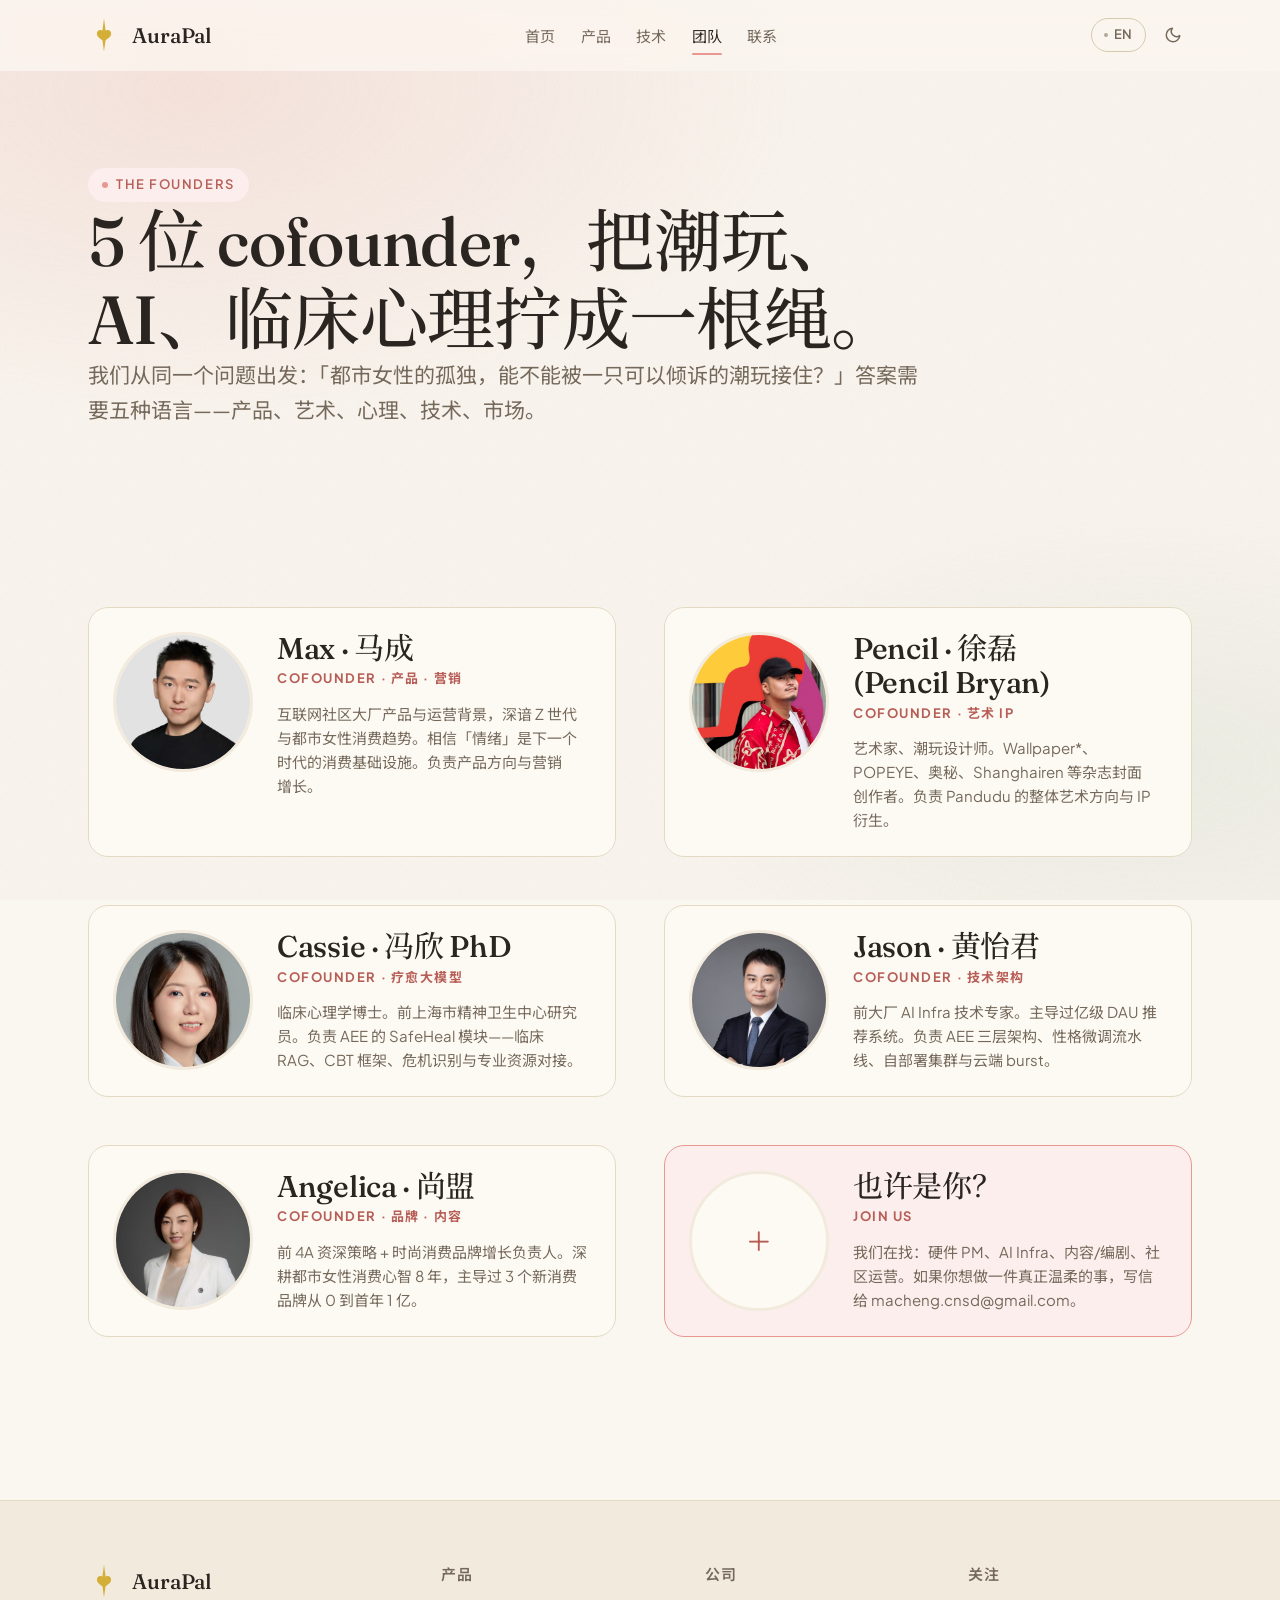
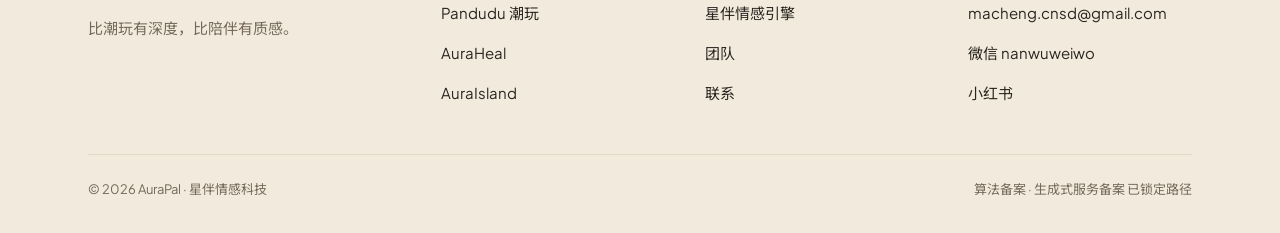
<file: team.html>
<!doctype html>
<html lang="zh-CN" data-lang="zh">
  <head>
    <meta charset="UTF-8" />
    <meta name="viewport" content="width=device-width, initial-scale=1" />
    <title>团队 · AuraPal</title>
    <meta name="description" content="AuraPal 的 5 位 cofounder：潮玩、AI、临床心理、品牌、市场。" />
    <link rel="icon" type="image/svg+xml" href="assets/favicon.svg" />
    <link rel="preconnect" href="https://fonts.googleapis.com" />
    <link rel="preconnect" href="https://fonts.gstatic.com" crossorigin />
    <link href="https://fonts.googleapis.com/css2?family=Fraunces:ital,opsz,wght@0,9..144,400;0,9..144,500;1,9..144,400&family=Plus+Jakarta+Sans:wght@400;500;600;700&family=Noto+Serif+SC:wght@500;700&family=Noto+Sans+SC:wght@400;500;600&display=swap" rel="stylesheet" />
    <link rel="stylesheet" href="css/tokens.css" />
    <link rel="stylesheet" href="css/base.css" />
    <link rel="stylesheet" href="css/style.css" />
  </head>
  <body>
    <header class="site-header">
      <div class="container nav-inner">
        <a href="index.html" class="brand">
          <span class="brand-mark" style="color: #D4AF37">
            <svg viewBox="0 0 100 100" fill="none" xmlns="http://www.w3.org/2000/svg" width="32" height="32" aria-hidden="true">
              <path d="M 49.79 0.00 L 45.05 35.70 L 44.49 36.12 L 42.26 35.01 L 39.61 34.45 L 36.54 34.59 L 33.47 35.70 L 31.66 36.96 L 29.29 39.89 L 28.17 42.96 L 27.89 45.61 L 28.73 50.49 L 29.99 53.14 L 31.52 55.37 L 36.12 59.97 L 43.65 65.55 L 44.77 66.67 L 45.47 67.92 L 49.65 99.72 L 50.21 100.00 L 54.67 67.78 L 56.07 65.83 L 64.44 59.55 L 68.76 55.09 L 70.15 53.00 L 71.55 49.79 L 72.11 46.58 L 72.11 44.49 L 71.69 42.12 L 70.85 40.03 L 69.04 37.52 L 67.09 35.98 L 65.41 35.15 L 62.62 34.45 L 58.86 34.73 L 55.51 36.12 L 54.95 35.70 L 50.35 0.56 Z" fill="currentColor" />
            </svg>
          </span>
          <span class="brand-text">AuraPal</span>
        </a>
        <ul class="nav-links">
          <li><a href="index.html" data-zh="首页" data-en="Home">首页</a></li>
          <li><a href="product.html" data-zh="产品" data-en="Product">产品</a></li>
          <li><a href="aee.html" data-zh="技术" data-en="Technology">技术</a></li>
          <li><a href="team.html" aria-current="page" data-zh="团队" data-en="Team">团队</a></li>
          <li><a href="contact.html" data-zh="联系" data-en="Contact">联系</a></li>
        </ul>
        <div class="nav-actions">
          <button class="lang-toggle" data-lang-toggle aria-label="切换语言"><span class="lang-dot"></span><span class="lang-label">EN</span></button>
          <button class="icon-btn" data-theme-toggle aria-label="切换深色模式"></button>
          <button class="icon-btn nav-mobile-toggle" aria-label="菜单" aria-expanded="false">
            <svg width="20" height="20" viewBox="0 0 24 24" fill="none" stroke="currentColor" stroke-width="2"><line x1="3" y1="7" x2="21" y2="7"/><line x1="3" y1="12" x2="21" y2="12"/><line x1="3" y1="17" x2="21" y2="17"/></svg>
          </button>
        </div>
      </div>
    </header>

    <main>
      <section class="page-hero">
        <div class="container">
          <span class="eyebrow" data-zh="THE FOUNDERS" data-en="THE FOUNDERS">THE FOUNDERS</span>
          <h1 data-zh="5 位 cofounder，把潮玩、AI、临床心理拧成一根绳。" data-en="5 cofounders — toys, AI, clinical psychology, brand, market, woven together.">5 位 cofounder，把潮玩、AI、临床心理拧成一根绳。</h1>
          <p data-zh="我们从同一个问题出发：「都市女性的孤独，能不能被一只可以倾诉的潮玩接住？」答案需要五种语言——产品、艺术、心理、技术、市场。" data-en="We started from one question — can a city woman's loneliness be held by a toy worth talking to? The answer needed five languages — product, art, psychology, technology, market."></p>
        </div>
      </section>

      <section>
        <div class="container">
          <div class="team-full">
            <div class="member-card reveal">
              <img src="assets/team/fred.jpg" alt="Max 马成" />
              <div>
                <h3>Max · 马成</h3>
                <div class="role" data-zh="COFOUNDER · 产品 · 营销" data-en="COFOUNDER · Product · Marketing">COFOUNDER · 产品 · 营销</div>
                <p class="bio" data-zh="互联网社区大厂产品与运营背景，深谙 Z 世代与都市女性消费趋势。相信「情绪」是下一个时代的消费基础设施。负责产品方向与营销增长。" data-en="Product & ops background from China's top internet community platforms. Deeply read in Gen-Z and urban-female consumer trends. Believes emotion is the next consumer infrastructure. Leads product direction & growth.">互联网社区大厂产品与运营背景，深谙 Z 世代与都市女性消费趋势。相信「情绪」是下一个时代的消费基础设施。负责产品方向与营销增长。</p>
              </div>
            </div>
            <div class="member-card reveal" data-delay="1">
              <img src="assets/team/pencil.jpg" alt="Pencil 徐磊" />
              <div>
                <h3>Pencil · 徐磊 (Pencil Bryan)</h3>
                <div class="role" data-zh="COFOUNDER · 艺术 IP" data-en="COFOUNDER · Art · IP">COFOUNDER · 艺术 IP</div>
                <p class="bio" data-zh="艺术家、潮玩设计师。Wallpaper*、POPEYE、奥秘、Shanghairen 等杂志封面创作者。负责 Pandudu 的整体艺术方向与 IP 衍生。" data-en="Artist & toy designer. Cover artist for Wallpaper*, POPEYE, Aomi, Shanghairen. Leads Pandudu's art direction and IP derivatives.">艺术家、潮玩设计师。Wallpaper*、POPEYE、奥秘、Shanghairen 等杂志封面创作者。负责 Pandudu 的整体艺术方向与 IP 衍生。</p>
              </div>
            </div>
            <div class="member-card reveal" data-delay="2">
              <img src="assets/team/cassie.jpg" alt="Cassie 冯欣博士" />
              <div>
                <h3>Cassie · 冯欣 PhD</h3>
                <div class="role" data-zh="COFOUNDER · 疗愈大模型" data-en="COFOUNDER · Clinical LLM">COFOUNDER · 疗愈大模型</div>
                <p class="bio" data-zh="临床心理学博士。前上海市精神卫生中心研究员。负责 AEE 的 SafeHeal 模块——临床 RAG、CBT 框架、危机识别与专业资源对接。" data-en="PhD in clinical psychology. Former researcher at Shanghai Mental Health Center. Leads AEE SafeHeal — clinical RAG, CBT framework, crisis detection, professional referral.">临床心理学博士。前上海市精神卫生中心研究员。负责 AEE 的 SafeHeal 模块——临床 RAG、CBT 框架、危机识别与专业资源对接。</p>
              </div>
            </div>
            <div class="member-card reveal" data-delay="3">
              <img src="assets/team/jason.jpg" alt="Jason 黄怡君" />
              <div>
                <h3>Jason · 黄怡君</h3>
                <div class="role" data-zh="COFOUNDER · 技术架构" data-en="COFOUNDER · Tech">COFOUNDER · 技术架构</div>
                <p class="bio" data-zh="前大厂 AI Infra 技术专家。主导过亿级 DAU 推荐系统。负责 AEE 三层架构、性格微调流水线、自部署集群与云端 burst。" data-en="Ex-FAANG-equivalent AI infra lead. Built recommendation systems at 100M+ DAU scale. Owns AEE three-layer architecture, finetune pipeline, self-host cluster and burst orchestration.">前大厂 AI Infra 技术专家。主导过亿级 DAU 推荐系统。负责 AEE 三层架构、性格微调流水线、自部署集群与云端 burst。</p>
              </div>
            </div>
            <div class="member-card reveal" data-delay="4">
              <img src="assets/team/angelica.jpg" alt="Angelica 尚盟" />
              <div>
                <h3>Angelica · 尚盟</h3>
                <div class="role" data-zh="COFOUNDER · 品牌 · 内容" data-en="COFOUNDER · Brand · Content">COFOUNDER · 品牌 · 内容</div>
                <p class="bio" data-zh="前 4A 资深策略 + 时尚消费品牌增长负责人。深耕都市女性消费心智 8 年，主导过 3 个新消费品牌从 0 到首年 1 亿。" data-en="Former senior strategist at a top agency + growth lead at a fashion DTC brand. 8 years immersed in urban-female consumer psychology. Took 3 brands from 0 to ¥100M Y1.">前 4A 资深策略 + 时尚消费品牌增长负责人。深耕都市女性消费心智 8 年，主导过 3 个新消费品牌从 0 到首年 1 亿。</p>
              </div>
            </div>
            <div class="member-card reveal" data-delay="4" style="background: var(--color-primary-soft); border-color: var(--color-primary); align-items: center;">
              <div style="width: 140px; height: 140px; border-radius: 50%; background: var(--color-surface); display: flex; align-items: center; justify-content: center; font-family: var(--font-display); font-size: var(--text-2xl); color: var(--color-primary-active); border: 3px solid var(--color-surface-offset);">+</div>
              <div>
                <h3 data-zh="也许是你？" data-en="Maybe you?">也许是你？</h3>
                <div class="role" data-zh="JOIN US">JOIN US</div>
                <p class="bio" data-zh="我们在找：硬件 PM、AI Infra、内容/编剧、社区运营。如果你想做一件真正温柔的事，写信给 macheng.cnsd@gmail.com。" data-en="We're hiring: hardware PM, AI infra, content/writer, community ops. If you want to do something genuinely tender — write to macheng.cnsd@gmail.com.">我们在找：硬件 PM、AI Infra、内容/编剧、社区运营。如果你想做一件真正温柔的事，写信给 <a href="mailto:macheng.cnsd@gmail.com" style="color: var(--color-primary-active); text-decoration: underline;">macheng.cnsd@gmail.com</a>。</p>
              </div>
            </div>
          </div>
        </div>
      </section>
    </main>

    <footer class="site-footer">
      <div class="container">
        <div class="footer-grid">
          <div class="footer-brand">
            <div class="brand">
              <span class="brand-mark" style="color: #D4AF37">
                <svg viewBox="0 0 100 100" fill="none" xmlns="http://www.w3.org/2000/svg" width="32" height="32" aria-hidden="true">
              <path d="M 49.79 0.00 L 45.05 35.70 L 44.49 36.12 L 42.26 35.01 L 39.61 34.45 L 36.54 34.59 L 33.47 35.70 L 31.66 36.96 L 29.29 39.89 L 28.17 42.96 L 27.89 45.61 L 28.73 50.49 L 29.99 53.14 L 31.52 55.37 L 36.12 59.97 L 43.65 65.55 L 44.77 66.67 L 45.47 67.92 L 49.65 99.72 L 50.21 100.00 L 54.67 67.78 L 56.07 65.83 L 64.44 59.55 L 68.76 55.09 L 70.15 53.00 L 71.55 49.79 L 72.11 46.58 L 72.11 44.49 L 71.69 42.12 L 70.85 40.03 L 69.04 37.52 L 67.09 35.98 L 65.41 35.15 L 62.62 34.45 L 58.86 34.73 L 55.51 36.12 L 54.95 35.70 L 50.35 0.56 Z" fill="currentColor" />
            </svg>
              </span>
              <span class="brand-text">AuraPal</span>
            </div>
            <p data-zh="比潮玩有深度，比陪伴有质感。" data-en="More than a toy. More than a chatbot."></p>
          </div>
          <div class="footer-col">
            <h4 data-zh="产品" data-en="Product">产品</h4>
            <ul>
              <li><a href="product.html" data-zh="Pandudu 潮玩" data-en="Pandudu">Pandudu 潮玩</a></li>
              <li><a href="product.html#talk" data-zh="AuraHeal" data-en="AuraHeal">AuraHeal</a></li>
              <li><a href="product.html#plaza" data-zh="AuraIsland" data-en="AuraIsland">AuraIsland</a></li>
            </ul>
          </div>
          <div class="footer-col">
            <h4 data-zh="公司" data-en="Company">公司</h4>
            <ul>
              <li><a href="aee.html" data-zh="星伴情感引擎" data-en="AEE Engine">星伴情感引擎</a></li>
              <li><a href="team.html" data-zh="团队" data-en="Team">团队</a></li>
              <li><a href="contact.html" data-zh="联系" data-en="Contact">联系</a></li>
            </ul>
          </div>
          <div class="footer-col">
            <h4 data-zh="关注" data-en="Follow">关注</h4>
            <ul>
              <li><a href="mailto:macheng.cnsd@gmail.com">macheng.cnsd@gmail.com</a></li>
              <li><a href="#" data-zh="微信 nanwuweiwo" data-en="WeChat: nanwuweiwo">微信 nanwuweiwo</a></li>
              <li><a href="#" data-zh="小红书" data-en="Xiaohongshu">小红书</a></li>
            </ul>
          </div>
        </div>
        <div class="footer-bottom">
          <span>© 2026 AuraPal · <span data-zh="星伴情感科技" data-en="AuraPal Inc.">星伴情感科技</span></span>
          <span data-zh="算法备案 · 生成式服务备案 已锁定路径" data-en="Algorithm & generative-service filings — pathway locked">算法备案 · 生成式服务备案 已锁定路径</span>
        </div>
      </div>
    </footer>

    <script src="js/main.js"></script></body>
</html>
</file>
<file: css/tokens.css>
/* ============================================================
   AuraPal Design Tokens — Soft/Pastel 治愈
   ============================================================ */

:root,
[data-theme='light'] {
  /* Surfaces — 奶白暖底，避免纯白 */
  --color-bg: #faf6f0;
  --color-surface: #fdfaf4;
  --color-surface-2: #fffefa;
  --color-surface-offset: #f2ebdd;
  --color-surface-offset-2: #ebe2d0;
  --color-divider: #e4d9c4;
  --color-border: #d6c9b1;

  /* Text — 暖墨 */
  --color-text: #2a2520;
  --color-text-muted: #75695b;
  --color-text-faint: #b3a795;
  --color-text-inverse: #fdfaf4;

  /* Primary — 晨曦粉 */
  --color-primary: #e89890;
  --color-primary-hover: #d77a72;
  --color-primary-active: #b75e57;
  --color-primary-highlight: #f9e1de;
  --color-primary-soft: #fbeeec;

  /* Secondary — 薄荷绿 */
  --color-mint: #9dbfaa;
  --color-mint-hover: #7ea58c;
  --color-mint-soft: #e3eee7;

  /* Accent — 米金 */
  --color-gold: #d6a44a;
  --color-gold-hover: #b88533;
  --color-gold-soft: #f3e7cc;

  /* Healing purple — 仅 AEE 一处 */
  --color-violet: #b29bd8;
  --color-violet-soft: #ebe3f5;

  /* Radius */
  --radius-sm: 0.5rem;
  --radius-md: 0.875rem;
  --radius-lg: 1.25rem;
  --radius-xl: 1.75rem;
  --radius-full: 9999px;

  /* Shadows — 柔光 */
  --shadow-sm: 0 1px 3px rgba(60, 40, 20, 0.06);
  --shadow-md: 0 8px 24px rgba(60, 40, 20, 0.08);
  --shadow-lg: 0 24px 60px rgba(60, 40, 20, 0.12);
  --shadow-glow: 0 12px 40px rgba(232, 152, 144, 0.25);

  /* Transitions */
  --transition-interactive: 220ms cubic-bezier(0.16, 1, 0.3, 1);
  --transition-slow: 480ms cubic-bezier(0.16, 1, 0.3, 1);

  /* Type scale (fluid) */
  --text-xs: clamp(0.75rem, 0.7rem + 0.2vw, 0.8125rem);
  --text-sm: clamp(0.875rem, 0.82rem + 0.25vw, 0.9375rem);
  --text-base: clamp(1rem, 0.95rem + 0.25vw, 1.0625rem);
  --text-lg: clamp(1.125rem, 1.05rem + 0.4vw, 1.3125rem);
  --text-xl: clamp(1.375rem, 1.2rem + 0.85vw, 1.875rem);
  --text-2xl: clamp(1.875rem, 1.4rem + 2vw, 3rem);
  --text-3xl: clamp(2.5rem, 1.6rem + 3.5vw, 4.25rem);
  --text-hero: clamp(2.5rem, 1.6rem + 3.6vw, 4.5rem);

  /* Spacing */
  --space-1: 0.25rem;
  --space-2: 0.5rem;
  --space-3: 0.75rem;
  --space-4: 1rem;
  --space-6: 1.5rem;
  --space-8: 2rem;
  --space-10: 2.5rem;
  --space-12: 3rem;
  --space-16: 4rem;
  --space-20: 5rem;
  --space-24: 6rem;
  --space-32: 8rem;

  /* Widths */
  --content-narrow: 680px;
  --content-default: 960px;
  --content-wide: 1200px;

  /* Fonts */
  --font-display: 'Fraunces', 'Noto Serif SC', 'Source Han Serif SC', Georgia, serif;
  --font-body: 'Plus Jakarta Sans', 'Noto Sans SC', 'PingFang SC', 'Microsoft YaHei', sans-serif;
}

/* Dark mode — 暖夜，不冷不黑 */
[data-theme='dark'] {
  --color-bg: #1c1814;
  --color-surface: #221d18;
  --color-surface-2: #28221c;
  --color-surface-offset: #2e2620;
  --color-surface-offset-2: #352b24;
  --color-divider: #3a302a;
  --color-border: #4a3e35;

  --color-text: #f0e8db;
  --color-text-muted: #a89a86;
  --color-text-faint: #6b5e52;
  --color-text-inverse: #221d18;

  --color-primary: #f0a39b;
  --color-primary-hover: #f5b5ae;
  --color-primary-active: #e89890;
  --color-primary-highlight: #4a312c;
  --color-primary-soft: #3a2622;

  --color-mint: #b0d2bc;
  --color-mint-hover: #c3dfca;
  --color-mint-soft: #2c3a31;

  --color-gold: #e7be72;
  --color-gold-hover: #f0cb89;
  --color-gold-soft: #3a2f1d;

  --color-violet: #c8b3e8;
  --color-violet-soft: #322a44;

  --shadow-sm: 0 1px 3px rgba(0, 0, 0, 0.4);
  --shadow-md: 0 8px 24px rgba(0, 0, 0, 0.5);
  --shadow-lg: 0 24px 60px rgba(0, 0, 0, 0.6);
  --shadow-glow: 0 12px 40px rgba(240, 163, 155, 0.2);
}

@media (prefers-color-scheme: dark) {
  :root:not([data-theme]) {
    --color-bg: #1c1814;
    --color-surface: #221d18;
    --color-surface-2: #28221c;
    --color-surface-offset: #2e2620;
    --color-divider: #3a302a;
    --color-border: #4a3e35;
    --color-text: #f0e8db;
    --color-text-muted: #a89a86;
    --color-text-faint: #6b5e52;
    --color-primary: #f0a39b;
    --color-primary-soft: #3a2622;
    --color-mint: #b0d2bc;
    --color-gold: #e7be72;
    --color-violet: #c8b3e8;
  }
}
</file>
<file: css/base.css>
/* ============================================================
   base.css — reset + global layout
   ============================================================ */
*,
*::before,
*::after {
  box-sizing: border-box;
  margin: 0;
  padding: 0;
}

html {
  -webkit-text-size-adjust: none;
  -webkit-font-smoothing: antialiased;
  -moz-osx-font-smoothing: grayscale;
  text-rendering: optimizeLegibility;
  scroll-behavior: smooth;
  scroll-padding-top: 88px;
}

body {
  min-height: 100dvh;
  font-family: var(--font-body);
  font-size: var(--text-base);
  line-height: 1.65;
  color: var(--color-text);
  background-color: var(--color-bg);
  overflow-x: hidden;
  position: relative;
}

/* 暖光氛围 — 双 radial gradient + grain noise */
body::before {
  content: '';
  position: fixed;
  inset: 0;
  background:
    radial-gradient(ellipse 80% 60% at 15% 10%, rgba(232, 152, 144, 0.18), transparent 60%),
    radial-gradient(ellipse 70% 50% at 90% 85%, rgba(157, 191, 170, 0.14), transparent 55%);
  pointer-events: none;
  z-index: -2;
}

body::after {
  content: '';
  position: fixed;
  inset: 0;
  background-image: url("data:image/svg+xml;utf8,<svg xmlns='http://www.w3.org/2000/svg' width='200' height='200'><filter id='n'><feTurbulence type='fractalNoise' baseFrequency='0.9' numOctaves='2' stitchTiles='stitch'/><feColorMatrix values='0 0 0 0 0.5 0 0 0 0 0.4 0 0 0 0 0.3 0 0 0 0.18 0'/></filter><rect width='100%25' height='100%25' filter='url(%23n)'/></svg>");
  opacity: 0.5;
  pointer-events: none;
  z-index: -1;
  mix-blend-mode: multiply;
}

[data-theme='dark'] body::before {
  background:
    radial-gradient(ellipse 80% 60% at 15% 10%, rgba(240, 163, 155, 0.12), transparent 60%),
    radial-gradient(ellipse 70% 50% at 90% 85%, rgba(176, 210, 188, 0.08), transparent 55%);
}
[data-theme='dark'] body::after {
  opacity: 0.25;
}

img,
picture,
video,
svg {
  display: block;
  max-width: 100%;
  height: auto;
}

a {
  color: inherit;
  text-decoration: none;
}

button {
  cursor: pointer;
  background: none;
  border: none;
  font: inherit;
  color: inherit;
}

input,
textarea,
select {
  font: inherit;
  color: inherit;
  border: 1px solid var(--color-border);
  background: var(--color-surface);
  border-radius: var(--radius-md);
  padding: var(--space-3) var(--space-4);
  width: 100%;
  transition: border-color var(--transition-interactive), box-shadow var(--transition-interactive);
}
input:focus-visible,
textarea:focus-visible,
select:focus-visible {
  outline: none;
  border-color: var(--color-primary);
  box-shadow: 0 0 0 4px var(--color-primary-soft);
}

h1, h2, h3, h4, h5, h6 {
  font-family: var(--font-display);
  font-weight: 500;
  line-height: 1.15;
  letter-spacing: -0.01em;
  text-wrap: balance;
}

p {
  text-wrap: pretty;
  max-width: 64ch;
}

::selection {
  background: var(--color-primary-highlight);
  color: var(--color-text);
}

:focus-visible {
  outline: 2px solid var(--color-primary);
  outline-offset: 3px;
  border-radius: var(--radius-sm);
}

@media (prefers-reduced-motion: reduce) {
  *,
  *::before,
  *::after {
    animation-duration: 0.01ms !important;
    animation-iteration-count: 1 !important;
    transition-duration: 0.01ms !important;
    scroll-behavior: auto !important;
  }
}

/* ============================================================
   Layout helpers
   ============================================================ */
.container {
  width: 100%;
  max-width: var(--content-wide);
  margin: 0 inline auto;
  margin-left: auto;
  margin-right: auto;
  padding-inline: clamp(var(--space-6), 4vw, var(--space-12));
}
.container--narrow { max-width: var(--content-narrow); }
.container--default { max-width: var(--content-default); }

section {
  padding-block: clamp(var(--space-16), 9vw, var(--space-32));
  position: relative;
}

/* ============================================================
   Header
   ============================================================ */
.site-header {
  position: sticky;
  top: 0;
  z-index: 50;
  background: color-mix(in oklab, var(--color-bg) 80%, transparent);
  backdrop-filter: saturate(180%) blur(14px);
  -webkit-backdrop-filter: saturate(180%) blur(14px);
  border-bottom: 1px solid transparent;
  transition: border-color var(--transition-interactive), background var(--transition-interactive);
}
.site-header.is-scrolled {
  border-bottom-color: var(--color-divider);
}

.nav-inner {
  display: flex;
  align-items: center;
  justify-content: space-between;
  gap: var(--space-6);
  padding-block: var(--space-4);
}

.brand {
  display: inline-flex;
  align-items: center;
  gap: var(--space-3);
  font-family: var(--font-display);
  font-size: var(--text-lg);
  font-weight: 500;
  letter-spacing: -0.005em;
  color: var(--color-text);
}
.brand-mark { width: 32px; height: 32px; flex-shrink: 0; }
.brand-text { line-height: 1; }

.nav-links {
  display: flex;
  align-items: center;
  gap: clamp(var(--space-4), 2vw, var(--space-8));
  list-style: none;
}
.nav-links a {
  font-size: var(--text-sm);
  color: var(--color-text-muted);
  padding-block: var(--space-2);
  position: relative;
  transition: color var(--transition-interactive);
}
.nav-links a:hover,
.nav-links a[aria-current='page'] {
  color: var(--color-text);
}
.nav-links a[aria-current='page']::after {
  content: '';
  position: absolute;
  left: 0;
  right: 0;
  bottom: -2px;
  height: 2px;
  background: var(--color-primary);
  border-radius: 2px;
}

.nav-actions {
  display: flex;
  align-items: center;
  gap: var(--space-2);
}

.icon-btn {
  width: 38px;
  height: 38px;
  display: inline-flex;
  align-items: center;
  justify-content: center;
  border-radius: var(--radius-full);
  color: var(--color-text-muted);
  border: 1px solid transparent;
  transition: background var(--transition-interactive), color var(--transition-interactive), border-color var(--transition-interactive);
}
.icon-btn:hover {
  background: var(--color-surface-offset);
  color: var(--color-text);
}

.lang-toggle {
  font-size: var(--text-xs);
  font-weight: 600;
  letter-spacing: 0.04em;
  padding: 0 var(--space-3);
  height: 34px;
  border-radius: var(--radius-full);
  border: 1px solid var(--color-border);
  color: var(--color-text-muted);
  display: inline-flex;
  align-items: center;
  gap: 6px;
}
.lang-toggle:hover {
  color: var(--color-text);
  background: var(--color-surface-offset);
}
.lang-toggle .lang-dot {
  width: 4px;
  height: 4px;
  border-radius: 50%;
  background: var(--color-text-faint);
}

.nav-mobile-toggle {
  display: none;
}

/* Mobile nav */
@media (max-width: 768px) {
  .nav-links {
    position: fixed;
    inset: 64px 0 auto 0;
    background: var(--color-surface);
    flex-direction: column;
    align-items: flex-start;
    padding: var(--space-6) var(--space-8);
    gap: var(--space-4);
    border-bottom: 1px solid var(--color-divider);
    transform: translateY(-110%);
    opacity: 0;
    visibility: hidden;
    pointer-events: none;
    transition: transform var(--transition-slow), opacity var(--transition-slow), visibility var(--transition-slow);
  }
  .nav-links.is-open {
    transform: translateY(0);
    opacity: 1;
    visibility: visible;
    pointer-events: auto;
  }
  .nav-mobile-toggle {
    display: inline-flex;
  }
}

/* ============================================================
   Buttons
   ============================================================ */
.btn {
  display: inline-flex;
  align-items: center;
  gap: var(--space-2);
  font-family: var(--font-body);
  font-size: var(--text-sm);
  font-weight: 600;
  letter-spacing: 0.005em;
  padding: var(--space-3) var(--space-6);
  border-radius: var(--radius-full);
  transition: transform var(--transition-interactive), box-shadow var(--transition-interactive),
    background var(--transition-interactive), color var(--transition-interactive);
  white-space: nowrap;
  line-height: 1.2;
}
.btn--primary {
  background: var(--color-primary);
  color: #fff;
  box-shadow: 0 8px 22px rgba(232, 152, 144, 0.3);
}
.btn--primary:hover {
  background: var(--color-primary-hover);
  transform: translateY(-2px);
  box-shadow: 0 14px 30px rgba(232, 152, 144, 0.4);
}
.btn--ghost {
  background: transparent;
  color: var(--color-text);
  border: 1px solid var(--color-border);
}
.btn--ghost:hover {
  background: var(--color-surface-offset);
  border-color: var(--color-text-muted);
}
.btn--lg {
  padding: var(--space-4) var(--space-8);
  font-size: var(--text-base);
}

.btn-arrow {
  width: 14px;
  height: 14px;
  transition: transform var(--transition-interactive);
}
.btn:hover .btn-arrow { transform: translateX(3px); }

/* ============================================================
   Eyebrow tag
   ============================================================ */
.eyebrow {
  display: inline-flex;
  align-items: center;
  gap: var(--space-2);
  font-size: var(--text-xs);
  font-weight: 600;
  letter-spacing: 0.12em;
  text-transform: uppercase;
  color: var(--color-primary-active);
  background: var(--color-primary-soft);
  padding: 6px 14px;
  border-radius: var(--radius-full);
}
.eyebrow::before {
  content: '';
  width: 6px;
  height: 6px;
  border-radius: 50%;
  background: var(--color-primary);
}

/* ============================================================
   Section heading
   ============================================================ */
.section-head {
  max-width: 56ch;
  margin-bottom: clamp(var(--space-10), 5vw, var(--space-16));
}
.section-head .eyebrow { margin-bottom: var(--space-5); }
.section-head h2 {
  font-size: var(--text-2xl);
  margin-bottom: var(--space-4);
}
.section-head p {
  color: var(--color-text-muted);
  font-size: var(--text-lg);
}

/* ============================================================
   Footer
   ============================================================ */
.site-footer {
  background: var(--color-surface-offset);
  border-top: 1px solid var(--color-divider);
  padding-block: var(--space-16) var(--space-8);
  margin-top: var(--space-12);
}
.footer-grid {
  display: grid;
  grid-template-columns: 1.4fr 1fr 1fr 1fr;
  gap: var(--space-10);
  margin-bottom: var(--space-12);
}
@media (max-width: 768px) {
  .footer-grid { grid-template-columns: 1fr 1fr; }
}
.footer-brand p {
  color: var(--color-text-muted);
  font-size: var(--text-sm);
  margin-top: var(--space-3);
}
.footer-col h4 {
  font-family: var(--font-body);
  font-size: var(--text-sm);
  font-weight: 600;
  letter-spacing: 0.06em;
  text-transform: uppercase;
  color: var(--color-text-muted);
  margin-bottom: var(--space-4);
}
.footer-col ul { list-style: none; display: flex; flex-direction: column; gap: var(--space-3); }
.footer-col a {
  font-size: var(--text-sm);
  color: var(--color-text);
  transition: color var(--transition-interactive);
}
.footer-col a:hover { color: var(--color-primary-active); }

.footer-bottom {
  border-top: 1px solid var(--color-divider);
  padding-top: var(--space-6);
  display: flex;
  justify-content: space-between;
  flex-wrap: wrap;
  gap: var(--space-4);
  font-size: var(--text-xs);
  color: var(--color-text-muted);
}

/* ============================================================
   Reveal on scroll
   ============================================================ */
.reveal {
  opacity: 0;
  transform: translateY(24px);
  transition: opacity var(--transition-slow), transform var(--transition-slow);
}
.reveal.is-visible {
  opacity: 1;
  transform: none;
}
.reveal[data-delay='1'] { transition-delay: 80ms; }
.reveal[data-delay='2'] { transition-delay: 160ms; }
.reveal[data-delay='3'] { transition-delay: 240ms; }
.reveal[data-delay='4'] { transition-delay: 320ms; }

.sr-only {
  position: absolute;
  width: 1px;
  height: 1px;
  padding: 0;
  margin: -1px;
  overflow: hidden;
  clip: rect(0, 0, 0, 0);
  white-space: nowrap;
  border: 0;
}
</file>
<file: css/style.css>
/* ============================================================
   style.css — page-specific components
   ============================================================ */

/* -----------------------------
   HERO
   ----------------------------- */
.hero {
  padding-block: clamp(var(--space-16), 8vw, var(--space-24)) clamp(var(--space-20), 10vw, var(--space-32));
  position: relative;
  overflow: hidden;
}
.hero-grid {
  display: grid;
  grid-template-columns: 1.05fr 1fr;
  gap: clamp(var(--space-10), 5vw, var(--space-16));
  align-items: center;
}
@media (max-width: 960px) {
  .hero-grid { grid-template-columns: 1fr; }
}

.hero-copy .eyebrow { margin-bottom: var(--space-6); }
.hero-title {
  font-size: var(--text-hero);
  line-height: 1.1;
  letter-spacing: -0.02em;
  margin-bottom: var(--space-6);
  max-width: 14ch;
  word-break: keep-all;
  overflow-wrap: break-word;
}
:lang(en) .hero-title,
html[lang="en"] .hero-title { max-width: 18ch; }
.hero-title .accent {
  font-style: italic;
  color: var(--color-primary-active);
  font-weight: 400;
}
.hero-sub {
  font-size: var(--text-lg);
  color: var(--color-text-muted);
  margin-bottom: var(--space-8);
  max-width: 36ch;
}
.hero-actions {
  display: flex;
  gap: var(--space-4);
  flex-wrap: wrap;
  margin-bottom: var(--space-10);
}
.hero-meta {
  display: flex;
  flex-wrap: wrap;
  gap: var(--space-6) var(--space-8);
  font-size: var(--text-sm);
  color: var(--color-text-muted);
}
.hero-meta strong {
  display: block;
  font-family: var(--font-display);
  font-size: var(--text-xl);
  font-weight: 500;
  color: var(--color-text);
  margin-bottom: 2px;
}

.hero-visual {
  position: relative;
  aspect-ratio: 4 / 5;
  border-radius: var(--radius-xl);
  background: var(--color-primary-soft);
  overflow: hidden;
  box-shadow: var(--shadow-lg);
  transform: rotate(-2deg);
}
.hero-visual::before {
  content: '';
  position: absolute;
  inset: -10%;
  background:
    radial-gradient(circle at 30% 30%, rgba(255, 255, 255, 0.6), transparent 50%),
    radial-gradient(circle at 70% 80%, rgba(157, 191, 170, 0.35), transparent 55%);
}
.hero-visual img {
  position: relative;
  width: 100%;
  height: 100%;
  object-fit: contain;
  padding: 8%;
}

/* Hero carousel */
.hero-track {
  position: absolute;
  inset: 0;
}
.hero-visual img.hero-slide {
  position: absolute;
  inset: 0;
  width: 100%;
  height: 100%;
  opacity: 0;
  transition: opacity 600ms ease;
  will-change: opacity;
  object-fit: contain;
  padding: 8%;
}
.hero-visual img.hero-slide.is-active {
  opacity: 1;
  z-index: 1;
  animation: floaty 6s ease-in-out infinite;
}
.hero-arrow {
  position: absolute;
  top: 50%;
  transform: translateY(-50%);
  width: 38px;
  height: 38px;
  border-radius: 50%;
  background: rgba(255,255,255,0.85);
  border: 1px solid var(--color-divider);
  display: flex;
  align-items: center;
  justify-content: center;
  color: var(--color-text);
  cursor: pointer;
  z-index: 3;
  backdrop-filter: blur(8px);
  transition: background 200ms ease, transform 200ms ease;
}
.hero-arrow:hover { background: #fff; transform: translateY(-50%) scale(1.06); }
.hero-arrow--prev { left: 14px; }
.hero-arrow--next { right: 14px; }
.hero-dots {
  position: absolute;
  bottom: 18px;
  left: 50%;
  transform: translateX(-50%);
  display: flex;
  gap: 8px;
  z-index: 3;
}
.hero-dot {
  width: 8px;
  height: 8px;
  border-radius: 50%;
  background: rgba(40,37,29,0.25);
  border: none;
  padding: 0;
  cursor: pointer;
  transition: background 200ms ease, width 200ms ease;
}
.hero-dot.is-active {
  background: var(--color-primary-active);
  width: 22px;
  border-radius: 999px;
}
@keyframes floaty {
  0%, 100% { transform: translateY(0); }
  50% { transform: translateY(-12px); }
}

.hero-badge {
  position: absolute;
  font-family: var(--font-display);
  font-style: italic;
  font-size: var(--text-sm);
  background: var(--color-surface);
  padding: var(--space-3) var(--space-4);
  border-radius: var(--radius-full);
  box-shadow: var(--shadow-md);
  border: 1px solid var(--color-divider);
  transform: rotate(3deg);
}
.hero-badge--1 { top: 6%; right: 4%; }
.hero-badge--2 { bottom: 12%; left: 4%; transform: rotate(-5deg); background: var(--color-mint-soft); color: var(--color-text); border-color: var(--color-mint); }

/* -----------------------------
   IP section
   ----------------------------- */
.ip-section {
  background: var(--color-surface);
  border-radius: var(--radius-xl);
  margin-inline: clamp(var(--space-4), 3vw, var(--space-8));
}
.ip-grid {
  display: grid;
  grid-template-columns: 1fr 1.3fr;
  gap: var(--space-12);
  align-items: center;
}
@media (max-width: 960px) {
  .ip-grid { grid-template-columns: 1fr; }
}
.ip-portrait {
  aspect-ratio: 1;
  background: var(--color-gold-soft);
  border-radius: var(--radius-xl);
  padding: var(--space-10);
  display: flex;
  align-items: center;
  justify-content: center;
  position: relative;
}
.ip-portrait img {
  width: 80%;
  object-fit: contain;
}
.ip-portrait::after {
  content: '';
  position: absolute;
  inset: 12%;
  border: 1px dashed var(--color-gold);
  border-radius: var(--radius-lg);
  opacity: 0.5;
}
.ip-name {
  font-family: var(--font-display);
  font-style: italic;
  color: var(--color-gold-hover);
  margin-bottom: var(--space-3);
  font-size: var(--text-lg);
}
.ip-headline { font-size: var(--text-2xl); margin-bottom: var(--space-6); }
.ip-traits {
  display: grid;
  grid-template-columns: repeat(2, 1fr);
  gap: var(--space-4);
  margin-top: var(--space-8);
}
.trait-card {
  padding: var(--space-5);
  background: var(--color-surface-offset);
  border-radius: var(--radius-md);
  border: 1px solid var(--color-divider);
}
.trait-card h4 {
  font-family: var(--font-body);
  font-size: var(--text-sm);
  font-weight: 600;
  color: var(--color-primary-active);
  letter-spacing: 0.04em;
  text-transform: uppercase;
  margin-bottom: var(--space-2);
}
.trait-card p {
  font-size: var(--text-sm);
  color: var(--color-text-muted);
  line-height: 1.5;
}

/* Artist marquee */
.artist-strip {
  margin-top: var(--space-12);
  padding-top: var(--space-10);
  border-top: 1px solid var(--color-divider);
}
.artist-strip-label {
  font-size: var(--text-xs);
  font-weight: 600;
  letter-spacing: 0.16em;
  text-transform: uppercase;
  color: var(--color-text-muted);
  margin-bottom: var(--space-6);
  text-align: center;
}
.artist-grid {
  display: grid;
  grid-template-columns: repeat(5, 1fr);
  gap: var(--space-4);
}
@media (max-width: 768px) {
  .artist-grid { grid-template-columns: repeat(2, 1fr); }
}
.artist-grid img {
  width: 100%;
  aspect-ratio: 3 / 4;
  object-fit: cover;
  border-radius: var(--radius-md);
  filter: saturate(0.95);
  transition: transform var(--transition-slow), filter var(--transition-slow);
}
.artist-grid img:hover {
  transform: scale(1.04);
  filter: saturate(1.1);
}

/* -----------------------------
   Insight (用户洞察)
   ----------------------------- */
.insight {
  background: linear-gradient(180deg, transparent 0%, var(--color-mint-soft) 100%);
}
.insight-grid {
  display: grid;
  grid-template-columns: repeat(3, 1fr);
  gap: var(--space-6);
  margin-top: var(--space-10);
}
@media (max-width: 768px) {
  .insight-grid { grid-template-columns: 1fr; }
}
.insight-card {
  background: var(--color-surface);
  padding: var(--space-8);
  border-radius: var(--radius-lg);
  border: 1px solid var(--color-divider);
  transition: transform var(--transition-interactive), box-shadow var(--transition-interactive);
}
.insight-card:hover {
  transform: translateY(-4px);
  box-shadow: var(--shadow-md);
}
.insight-stat {
  font-family: var(--font-display);
  font-size: var(--text-3xl);
  font-weight: 500;
  color: var(--color-primary-active);
  line-height: 1;
  margin-bottom: var(--space-3);
  letter-spacing: -0.02em;
}
.insight-stat .unit {
  font-size: var(--text-lg);
  margin-left: 4px;
  color: var(--color-text-muted);
  font-style: italic;
}
.insight-card h3 {
  font-family: var(--font-body);
  font-size: var(--text-base);
  font-weight: 600;
  margin-bottom: var(--space-3);
}
.insight-card p {
  font-size: var(--text-sm);
  color: var(--color-text-muted);
  line-height: 1.6;
}

.insight-quote {
  margin-top: var(--space-12);
  padding: var(--space-10);
  background: var(--color-surface);
  border-radius: var(--radius-lg);
  border-left: 4px solid var(--color-primary);
  font-family: var(--font-display);
  font-size: var(--text-xl);
  font-style: italic;
  line-height: 1.5;
  color: var(--color-text);
  max-width: 64ch;
  margin-inline: auto;
}
.insight-quote cite {
  display: block;
  margin-top: var(--space-4);
  font-family: var(--font-body);
  font-style: normal;
  font-size: var(--text-sm);
  color: var(--color-text-muted);
}

/* -----------------------------
   Product overview
   ----------------------------- */
.product-row {
  display: grid;
  grid-template-columns: 1fr 1fr;
  gap: clamp(var(--space-8), 4vw, var(--space-16));
  align-items: center;
  margin-bottom: var(--space-20);
}
.product-row:last-child { margin-bottom: 0; }
.product-row--reverse .product-visual { order: 2; }
@media (max-width: 860px) {
  .product-row,
  .product-row--reverse { grid-template-columns: 1fr; }
  .product-row--reverse .product-visual { order: 0; }
}

.product-visual {
  aspect-ratio: 4 / 5;
  border-radius: var(--radius-xl);
  overflow: hidden;
  background: var(--color-surface-offset);
  position: relative;
  box-shadow: var(--shadow-md);
}
.product-visual img {
  width: 100%;
  height: 100%;
  object-fit: cover;
}
/* Phone-shaped screenshots must show full screen, not be cover-cropped */
.product-visual--phone {
  aspect-ratio: 4 / 5;
  background: linear-gradient(160deg, var(--color-primary-soft) 0%, var(--color-surface-offset) 100%);
  display: flex;
  align-items: center;
  justify-content: center;
  padding: var(--space-6);
}
.product-visual--phone img {
  width: auto;
  height: 100%;
  max-width: 100%;
  object-fit: contain;
  border-radius: 24px;
  box-shadow: 0 18px 40px rgba(40,37,29,0.18), 0 0 0 1px rgba(40,37,29,0.06);
}

.product-copy h3 {
  font-size: var(--text-2xl);
  margin-bottom: var(--space-4);
}
.product-copy .eyebrow { margin-bottom: var(--space-4); }
.product-copy p {
  color: var(--color-text-muted);
  margin-bottom: var(--space-4);
  font-size: var(--text-base);
}
.feature-list {
  list-style: none;
  margin-top: var(--space-6);
  display: flex;
  flex-direction: column;
  gap: var(--space-3);
}
.feature-list li {
  display: flex;
  gap: var(--space-3);
  align-items: flex-start;
  font-size: var(--text-sm);
}
.feature-list li::before {
  content: '';
  width: 18px;
  height: 18px;
  flex-shrink: 0;
  margin-top: 3px;
  border-radius: 50%;
  background: var(--color-mint-soft);
  background-image: radial-gradient(circle at center, var(--color-mint) 30%, transparent 32%);
}

/* App showcase */
.app-show {
  background: var(--color-surface);
}
.app-tabs {
  display: flex;
  gap: var(--space-2);
  justify-content: center;
  margin-bottom: var(--space-12);
  flex-wrap: wrap;
}
.app-tab {
  font-size: var(--text-sm);
  font-weight: 600;
  padding: var(--space-3) var(--space-6);
  border-radius: var(--radius-full);
  color: var(--color-text-muted);
  border: 1px solid var(--color-border);
  transition: all var(--transition-interactive);
}
.app-tab[aria-selected='true'] {
  background: var(--color-text);
  color: var(--color-text-inverse);
  border-color: var(--color-text);
}
.app-tab:not([aria-selected='true']):hover {
  border-color: var(--color-text-muted);
  color: var(--color-text);
}

.app-panel { display: none; }
.app-panel.is-active { display: block; opacity: 1; transform: none; }

.app-screens {
  display: grid;
  grid-template-columns: repeat(3, 1fr);
  gap: var(--space-6);
}
@media (max-width: 768px) {
  .app-screens { grid-template-columns: 1fr 1fr; }
}
.app-screens img {
  width: 100%;
  border-radius: var(--radius-lg);
  box-shadow: var(--shadow-md);
  border: 1px solid var(--color-divider);
  background: var(--color-bg);
}

.app-summary {
  display: grid;
  grid-template-columns: 1fr 1fr 1fr;
  gap: var(--space-6);
  margin-top: var(--space-12);
}
@media (max-width: 768px) { .app-summary { grid-template-columns: 1fr; } }
.app-summary > div {
  padding: var(--space-6);
  background: var(--color-surface-offset);
  border-radius: var(--radius-md);
}
.app-summary h4 {
  font-family: var(--font-body);
  font-size: var(--text-sm);
  font-weight: 600;
  letter-spacing: 0.04em;
  text-transform: uppercase;
  color: var(--color-primary-active);
  margin-bottom: var(--space-2);
}
.app-summary p {
  font-size: var(--text-sm);
  color: var(--color-text-muted);
}

/* -----------------------------
   AEE section
   ----------------------------- */
.aee {
  background:
    radial-gradient(ellipse at 50% 0%, var(--color-violet-soft) 0%, transparent 60%),
    var(--color-bg);
  border-top: 1px solid var(--color-divider);
  border-bottom: 1px solid var(--color-divider);
}
.aee-layers {
  display: grid;
  grid-template-columns: repeat(3, 1fr);
  gap: var(--space-6);
  margin-top: var(--space-10);
}
@media (max-width: 860px) {
  .aee-layers { grid-template-columns: 1fr; }
}
.aee-card {
  background: var(--color-surface);
  border: 1px solid var(--color-divider);
  border-radius: var(--radius-lg);
  padding: var(--space-8);
  display: flex;
  flex-direction: column;
  gap: var(--space-4);
  position: relative;
  overflow: hidden;
  transition: transform var(--transition-interactive), box-shadow var(--transition-interactive);
}
.aee-card:hover { transform: translateY(-4px); box-shadow: var(--shadow-md); }
.aee-card::before {
  content: '';
  position: absolute;
  top: 0; left: 0;
  width: 60px;
  height: 4px;
  border-radius: 0 0 4px 0;
}
.aee-card[data-layer='1']::before { background: var(--color-violet); }
.aee-card[data-layer='2']::before { background: var(--color-primary); }
.aee-card[data-layer='3']::before { background: var(--color-gold); }

.aee-layer-tag {
  font-size: var(--text-xs);
  font-weight: 700;
  letter-spacing: 0.18em;
  color: var(--color-text-muted);
}
.aee-name {
  font-family: var(--font-display);
  font-size: var(--text-xl);
  font-weight: 500;
  letter-spacing: -0.01em;
}
.aee-cn {
  font-family: var(--font-body);
  font-size: var(--text-sm);
  font-weight: 600;
  color: var(--color-text-muted);
}
.aee-card p {
  font-size: var(--text-sm);
  color: var(--color-text-muted);
  line-height: 1.6;
}
.aee-tags {
  margin-top: auto;
  display: flex;
  flex-wrap: wrap;
  gap: var(--space-2);
}
.aee-tags span {
  font-size: var(--text-xs);
  background: var(--color-surface-offset);
  padding: 4px 10px;
  border-radius: var(--radius-full);
  color: var(--color-text);
}

.aee-abilities {
  margin-top: var(--space-12);
  display: grid;
  grid-template-columns: 1fr 1fr;
  gap: var(--space-6);
}
@media (max-width: 768px) { .aee-abilities { grid-template-columns: 1fr; } }
.ability-card {
  padding: var(--space-8);
  background: var(--color-surface);
  border: 1px solid var(--color-divider);
  border-radius: var(--radius-lg);
}
.ability-card h4 {
  font-family: var(--font-display);
  font-size: var(--text-xl);
  font-weight: 500;
  margin-bottom: var(--space-3);
}
.ability-card p {
  font-size: var(--text-sm);
  color: var(--color-text-muted);
  line-height: 1.65;
}

/* -----------------------------
   Team preview on home
   ----------------------------- */
.team-preview {
  background: var(--color-surface);
}
.team-grid {
  display: grid;
  grid-template-columns: repeat(5, 1fr);
  gap: var(--space-6);
  margin-top: var(--space-10);
}
@media (max-width: 860px) { .team-grid { grid-template-columns: repeat(2, 1fr); } }
.team-card {
  text-align: center;
}
.team-card img {
  width: 100%;
  aspect-ratio: 1;
  object-fit: cover;
  border-radius: var(--radius-full);
  margin-bottom: var(--space-4);
  border: 4px solid var(--color-surface-offset);
  transition: border-color var(--transition-interactive), transform var(--transition-interactive);
}
.team-card:hover img {
  border-color: var(--color-primary-soft);
  transform: scale(1.03);
}
.team-card h4 {
  font-family: var(--font-display);
  font-size: var(--text-lg);
  font-weight: 500;
  margin-bottom: 2px;
}
.team-card p {
  font-size: var(--text-xs);
  letter-spacing: 0.08em;
  text-transform: uppercase;
  color: var(--color-text-muted);
}

/* -----------------------------
   CTA banner
   ----------------------------- */
.cta-banner {
  margin-top: var(--space-16);
}
.cta-banner-inner {
  background: linear-gradient(135deg, var(--color-primary) 0%, #f0a39b 50%, var(--color-gold) 130%);
  color: #fff;
  border-radius: var(--radius-xl);
  padding: clamp(var(--space-10), 6vw, var(--space-20));
  display: grid;
  grid-template-columns: 1.4fr 1fr;
  gap: var(--space-10);
  align-items: center;
  position: relative;
  overflow: hidden;
  box-shadow: var(--shadow-glow);
}
.cta-banner-inner::before {
  content: '';
  position: absolute;
  inset: 0;
  background:
    radial-gradient(circle at 20% 30%, rgba(255, 255, 255, 0.25), transparent 40%),
    radial-gradient(circle at 80% 80%, rgba(214, 164, 74, 0.4), transparent 50%);
  pointer-events: none;
}
@media (max-width: 768px) { .cta-banner-inner { grid-template-columns: 1fr; } }

.cta-banner-inner h2 {
  font-size: var(--text-2xl);
  color: #fff;
  margin-bottom: var(--space-4);
  position: relative;
}
.cta-banner-inner p {
  color: rgba(255, 255, 255, 0.9);
  font-size: var(--text-base);
  position: relative;
}
.cta-banner-inner .btn--primary {
  background: #fff;
  color: var(--color-primary-active);
  box-shadow: 0 8px 22px rgba(0, 0, 0, 0.15);
}
.cta-banner-inner .btn--primary:hover {
  background: var(--color-bg);
  color: var(--color-primary-active);
}

.cta-card-stack {
  display: flex;
  flex-direction: column;
  gap: var(--space-3);
  position: relative;
}
.cta-card-stack > div {
  background: rgba(255, 255, 255, 0.95);
  border-radius: var(--radius-md);
  padding: var(--space-4) var(--space-5);
  color: var(--color-text);
  display: flex;
  align-items: center;
  gap: var(--space-3);
  box-shadow: var(--shadow-sm);
  font-size: var(--text-sm);
}
.cta-card-stack > div strong { color: var(--color-primary-active); }
.cta-icon {
  width: 36px;
  height: 36px;
  flex-shrink: 0;
  border-radius: 50%;
  background: var(--color-primary-soft);
  display: inline-flex;
  align-items: center;
  justify-content: center;
  color: var(--color-primary-active);
}

/* -----------------------------
   Page hero (interior pages)
   ----------------------------- */
.page-hero {
  padding-block: clamp(var(--space-16), 8vw, var(--space-24)) clamp(var(--space-10), 5vw, var(--space-16));
}
.page-hero .eyebrow { margin-bottom: var(--space-5); }
.page-hero h1 {
  font-size: var(--text-3xl);
  margin-bottom: var(--space-5);
  max-width: 20ch;
}
.page-hero p {
  font-size: var(--text-lg);
  color: var(--color-text-muted);
  max-width: 56ch;
}

/* -----------------------------
   Team page
   ----------------------------- */
.team-full {
  display: grid;
  grid-template-columns: 1fr 1fr;
  gap: var(--space-12);
}
@media (max-width: 768px) { .team-full { grid-template-columns: 1fr; } }

.member-card {
  display: grid;
  grid-template-columns: 140px 1fr;
  gap: var(--space-6);
  padding: var(--space-6);
  background: var(--color-surface);
  border: 1px solid var(--color-divider);
  border-radius: var(--radius-lg);
  transition: box-shadow var(--transition-interactive), transform var(--transition-interactive);
}
.member-card:hover { box-shadow: var(--shadow-md); transform: translateY(-3px); }
.member-card img {
  width: 140px;
  height: 140px;
  border-radius: var(--radius-full);
  object-fit: cover;
  border: 3px solid var(--color-surface-offset);
}
.member-card h3 {
  font-family: var(--font-display);
  font-size: var(--text-xl);
  font-weight: 500;
  margin-bottom: 2px;
}
.member-card .role {
  font-size: var(--text-xs);
  font-weight: 700;
  letter-spacing: 0.12em;
  text-transform: uppercase;
  color: var(--color-primary-active);
  margin-bottom: var(--space-3);
}
.member-card .bio {
  font-size: var(--text-sm);
  color: var(--color-text-muted);
  line-height: 1.6;
}

/* -----------------------------
   Contact page
   ----------------------------- */
.contact-grid {
  display: grid;
  grid-template-columns: 1fr 1.2fr;
  gap: clamp(var(--space-10), 5vw, var(--space-16));
  align-items: start;
}
@media (max-width: 860px) { .contact-grid { grid-template-columns: 1fr; } }

.contact-info-card {
  padding: var(--space-8);
  background: var(--color-surface);
  border-radius: var(--radius-lg);
  border: 1px solid var(--color-divider);
}
.contact-info-card h3 {
  font-family: var(--font-display);
  font-size: var(--text-xl);
  margin-bottom: var(--space-5);
}
.contact-info-item {
  padding-block: var(--space-4);
  border-top: 1px solid var(--color-divider);
}
.contact-info-item:first-of-type { border-top: none; padding-top: 0; }
.contact-info-item h4 {
  font-family: var(--font-body);
  font-size: var(--text-xs);
  font-weight: 700;
  letter-spacing: 0.12em;
  text-transform: uppercase;
  color: var(--color-text-muted);
  margin-bottom: var(--space-2);
}
.contact-info-item p,
.contact-info-item a {
  font-size: var(--text-base);
  color: var(--color-text);
}
.contact-info-item a:hover { color: var(--color-primary-active); }

.form-card {
  padding: clamp(var(--space-8), 4vw, var(--space-10));
  background: var(--color-surface);
  border-radius: var(--radius-lg);
  border: 1px solid var(--color-divider);
}
.form-card h3 {
  font-family: var(--font-display);
  font-size: var(--text-xl);
  margin-bottom: var(--space-2);
}
.form-card > p {
  color: var(--color-text-muted);
  margin-bottom: var(--space-6);
  font-size: var(--text-sm);
}
.field-row {
  margin-bottom: var(--space-4);
}
.field-row label {
  display: block;
  font-size: var(--text-sm);
  font-weight: 600;
  margin-bottom: var(--space-2);
}
.field-row textarea { min-height: 120px; resize: vertical; }
.field-grid {
  display: grid;
  grid-template-columns: 1fr 1fr;
  gap: var(--space-4);
  margin-bottom: var(--space-4);
}
@media (max-width: 540px) { .field-grid { grid-template-columns: 1fr; } }
.field-row select {
  width: 100%;
  appearance: none;
  background-image: url("data:image/svg+xml,%3Csvg xmlns='http://www.w3.org/2000/svg' width='12' height='8' viewBox='0 0 12 8' fill='none' stroke='%2375695b' stroke-width='2'%3E%3Cpath d='M1 1l5 5 5-5'/%3E%3C/svg%3E");
  background-repeat: no-repeat;
  background-position: right 16px center;
  padding-right: 40px;
}
.form-success {
  display: none;
  padding: var(--space-8);
  background: var(--color-mint-soft);
  border-left: 4px solid var(--color-mint);
  border-radius: var(--radius-md);
  text-align: center;
}
.form-success h4 {
  font-family: var(--font-display);
  font-size: var(--text-xl);
  margin-bottom: var(--space-2);
}
.form-success p { color: var(--color-text-muted); font-size: var(--text-sm); margin: 0 auto; }
.form-card.is-submitted .form-fields { display: none; }
.form-card.is-submitted .form-success { display: block; }

/* -----------------------------
   Product page extras
   ----------------------------- */
.spec-row {
  display: grid;
  grid-template-columns: 1fr 1fr 1fr;
  gap: var(--space-6);
  margin-top: var(--space-12);
  padding-top: var(--space-12);
  border-top: 1px solid var(--color-divider);
}
@media (max-width: 768px) { .spec-row { grid-template-columns: 1fr; } }
.spec-row > div {
  padding: var(--space-6);
  background: var(--color-surface);
  border: 1px solid var(--color-divider);
  border-radius: var(--radius-md);
}
.spec-row h4 {
  font-family: var(--font-body);
  font-size: var(--text-sm);
  font-weight: 600;
  text-transform: uppercase;
  letter-spacing: 0.08em;
  color: var(--color-primary-active);
  margin-bottom: var(--space-3);
}
.spec-row p { font-size: var(--text-sm); color: var(--color-text-muted); }

.sku-row {
  display: grid;
  grid-template-columns: repeat(3, 1fr);
  gap: var(--space-6);
}
@media (max-width: 768px) { .sku-row { grid-template-columns: 1fr; } }
.sku-card {
  background: var(--color-surface);
  border-radius: var(--radius-lg);
  border: 1px solid var(--color-divider);
  overflow: hidden;
  transition: transform var(--transition-interactive), box-shadow var(--transition-interactive);
}
.sku-card:hover { transform: translateY(-4px); box-shadow: var(--shadow-md); }
.sku-card .img-wrap {
  aspect-ratio: 1;
  background: var(--color-surface-offset);
  display: flex;
  align-items: center;
  justify-content: center;
  padding: var(--space-6);
}
.sku-card img {
  max-width: 100%;
  max-height: 100%;
  object-fit: contain;
}
.sku-card .sku-body {
  padding: var(--space-6);
}
.sku-card h4 {
  font-family: var(--font-display);
  font-size: var(--text-lg);
  margin-bottom: var(--space-2);
}
.sku-card p {
  font-size: var(--text-sm);
  color: var(--color-text-muted);
  margin-bottom: var(--space-4);
}
.sku-card .price {
  font-family: var(--font-display);
  font-style: italic;
  color: var(--color-primary-active);
  font-size: var(--text-base);
}
</file>
